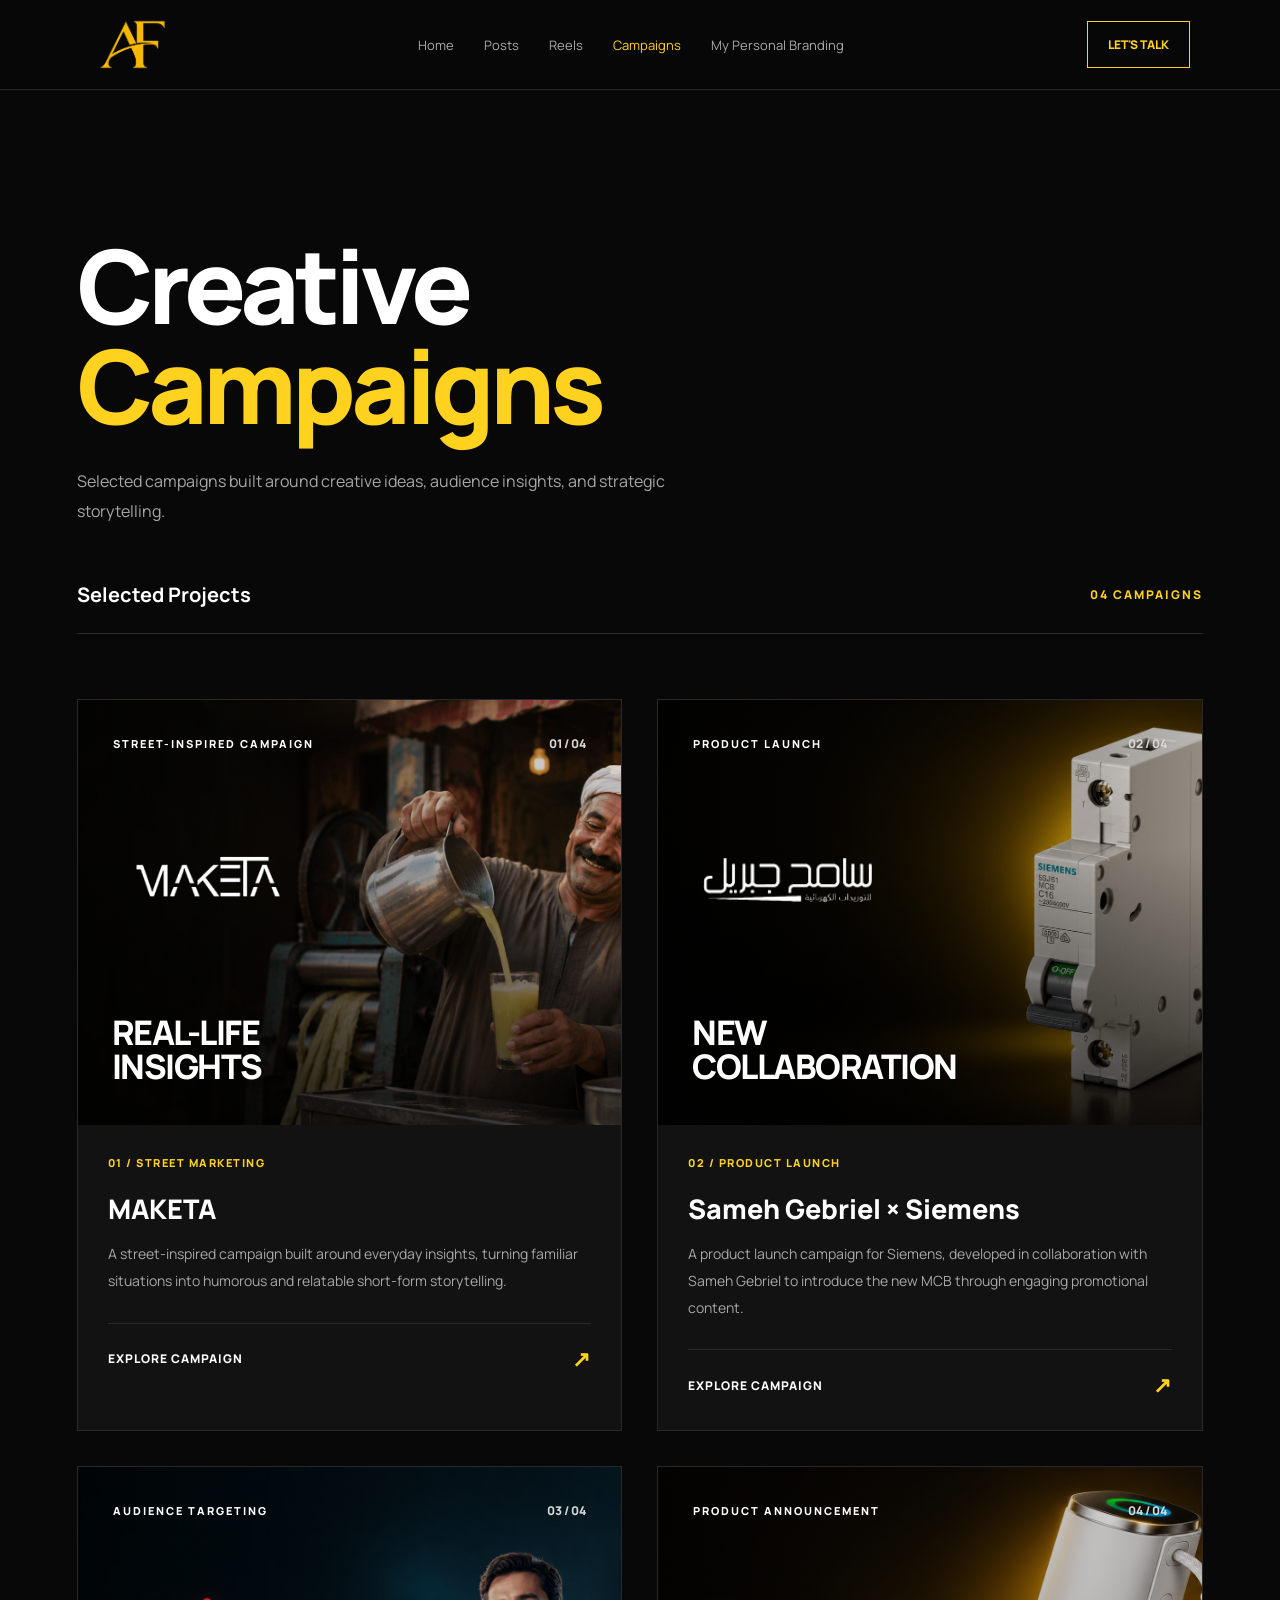
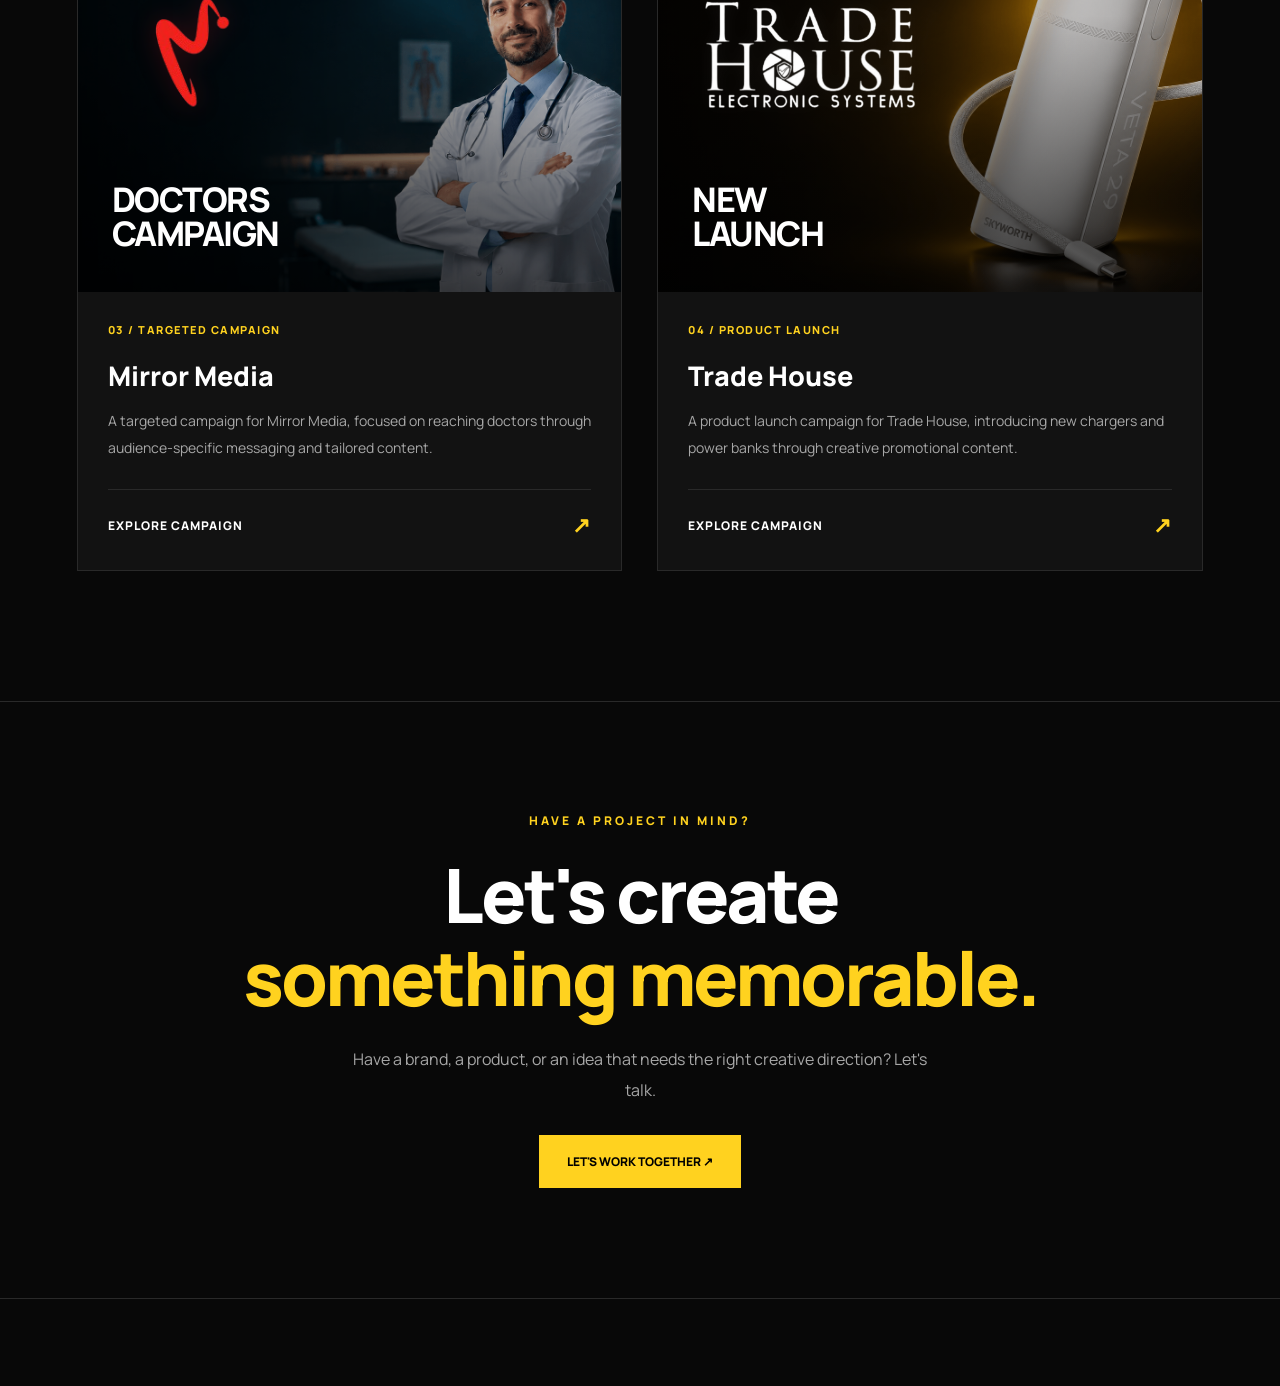
<file: campaigns.html>
<!DOCTYPE html>
<html lang="en">
<head>
<script async src="https://www.googletagmanager.com/gtm.js?id=GTM-5Q7FCBQ5"></script>
<script>
  window.dataLayer = window.dataLayer || [];
  function gtag(){dataLayer.push(arguments);}
  gtag('js', new Date());
</script>
<meta charset="UTF-8">
<meta name="viewport" content="width=device-width, initial-scale=1.0">
<title>Selected Campaigns | Abdelrahman</title>
<meta name="description" content="Selected campaigns by Abdelrahman Ahmed: MAKETA, Siemens with Sameh Gebriel, Mirror Media and Trade House.">
<meta property="og:type" content="website">
<meta property="og:title" content="Selected Campaigns | Abdelrahman">
<meta property="og:description" content="Selected campaigns by Abdelrahman Ahmed: MAKETA, Siemens with Sameh Gebriel, Mirror Media and Trade House.">
<meta property="og:image" content="https://abdelrahman-portfolio.github.io/pic/WEB.jpeg">
<meta property="og:url" content="https://abdelrahman-portfolio.github.io/campaigns.html">
<meta name="twitter:card" content="summary_large_image">
<link rel="icon" type="image/jpeg" href="pic/WEBLOGO.jpeg">


<link rel="preconnect" href="https://fonts.googleapis.com">
<link rel="preconnect" href="https://fonts.gstatic.com" crossorigin>
<link href="https://fonts.googleapis.com/css2?family=Manrope:wght@400;500;600;700;800&display=swap" rel="stylesheet">

<style>
:root {
  --bg: #080808;
  --surface: #121212;
  --yellow: #ffd21f;
  --white: #fff;
  --gray: #a7a7a7;
  --line: #292929;
}

* {
  margin: 0;
  padding: 0;
  box-sizing: border-box;
}

html { scroll-behavior: smooth; }

body {
  background: var(--bg);
  color: var(--white);
  font-family: 'Manrope', sans-serif;
  overflow-x: hidden;
}

a {
  color: inherit;
  text-decoration: none;
}

.container {
  width: 88%;
  max-width: 1450px;
  margin: auto;
}

/* HEADER */

header {
  height: 90px;
  padding: 0 6%;
  display: flex;
  align-items: center;
  justify-content: space-between;
  border-bottom: 1px solid var(--line);
  position: sticky;
  top: 0;
  z-index: 100;
  background: rgba(8,8,8,.96);
  backdrop-filter: blur(12px);
}

.brand img {
  width: 65px;
  height: 58px;
  object-fit: contain;
}

.nav-links {
  display: flex;
  gap: 32px;
  align-items: center;
}

.nav-links a {
  color: #c5c5c5;
  font-size: 14px;
  transition: .3s;
}

.nav-links a:hover,
.nav-links a.active {
  color: var(--yellow);
}

.contact-btn {
  border: 1px solid var(--yellow);
  color: var(--yellow);
  padding: 16px 25px;
  font-size: 12px;
  font-weight: 800;
  transition: .3s;
}

.contact-btn:hover {
  background: var(--yellow);
  color: #000;
}

/* MOBILE MENU */

.mobile-menu-toggle {
  display: none;
  width: 44px;
  height: 44px;
  align-items: center;
  justify-content: center;
  flex-direction: column;
  gap: 6px;
  border: 1px solid transparent;
  background: transparent;
  cursor: pointer;
  padding: 0;
}

.mobile-menu-toggle span {
  display: block;
  width: 26px;
  height: 2px;
  background: #fff;
  border-radius: 2px;
  transition: transform .25s ease, opacity .2s ease;
}

.mobile-menu-toggle[aria-expanded="true"] {
  border-color: var(--yellow);
}

.mobile-menu-toggle[aria-expanded="true"] span:nth-child(1) {
  transform: translateY(8px) rotate(45deg);
}

.mobile-menu-toggle[aria-expanded="true"] span:nth-child(2) {
  opacity: 0;
}

.mobile-menu-toggle[aria-expanded="true"] span:nth-child(3) {
  transform: translateY(-8px) rotate(-45deg);
}

.mobile-menu-backdrop {
  display: none;
}

/* INTRO */

.eyebrow {
  color: var(--yellow);
  font-size: 12px;
  font-weight: 800;
  letter-spacing: 3px;
}

.yellow { color: var(--yellow); }

.page-intro {
  padding: 115px 0 65px;
}

.page-intro h1 {
  font-size: clamp(60px, 8vw, 110px);
  font-weight: 900;
  line-height: .98;
  letter-spacing: -5px;
  margin: 30px 0;
}

.page-description {
  color: var(--gray);
  font-size: 16px;
  line-height: 1.9;
  max-width: 650px;
}

.intro-bottom {
  display: flex;
  justify-content: space-between;
  align-items: center;
  margin-top: 55px;
  padding-bottom: 25px;
  border-bottom: 1px solid var(--line);
}

.intro-bottom h3 { font-size: 20px; }

.project-total {
  color: var(--yellow);
  font-size: 12px;
  letter-spacing: 2px;
  font-weight: 800;
}

/* CAMPAIGNS */

.campaign-section {
  padding-bottom: 130px;
}

.campaign-grid {
  display: grid;
  grid-template-columns: repeat(2, minmax(0, 1fr));
  gap: 35px;
}

.campaign-card {
  display: block;
  background: var(--surface);
  border: 1px solid var(--line);
  overflow: hidden;
  transition: .35s;
}

.campaign-card:hover {
  border-color: var(--yellow);
  transform: translateY(-7px);
}

/* CAMPAIGN VISUAL */

.campaign-visual {
  height: 425px;
  position: relative;
  overflow: hidden;
  isolation: isolate;
  padding: 35px;
  background: #141414;
}

.campaign-image {
  position: absolute;
  inset: 0;
  width: 100%;
  height: 100%;
  object-fit: cover;
  object-position: center;
  z-index: 0;
  transition: transform .7s ease;
}

.campaign-card:hover .campaign-image {
  transform: scale(1.04);
}

.campaign-visual::after {
  content: "";
  position: absolute;
  inset: 0;
  z-index: 1;
  background:
    linear-gradient(
      90deg,
      rgba(0,0,0,.78) 0%,
      rgba(0,0,0,.40) 48%,
      rgba(0,0,0,.10) 100%
    ),
    linear-gradient(
      0deg,
      rgba(0,0,0,.65) 0%,
      transparent 65%
    );
}

/* TOP LABEL */

.visual-top {
  position: relative;
  z-index: 4;
  display: flex;
  justify-content: space-between;
  align-items: center;
}

.visual-category {
  font-size: 11px;
  letter-spacing: 2px;
  font-weight: 800;
}

.visual-number {
  font-size: 12px;
  font-weight: 800;
  color: #d8d8d8;
}

/* HEADLINES */

.visual-bottom {
  position: absolute;
  z-index: 5;
  left: 34px;
  bottom: 42px;
  width: calc(100% - 68px);
}

.visual-highlight {
  display: block;
  max-width: 85%;
  font-size: clamp(32px, 2.65vw, 44px);
  font-weight: 900;
  line-height: .99;
  letter-spacing: -1.5px;
  color: #fff;
  text-transform: uppercase;
  overflow-wrap: normal;
  word-break: normal;
  transition: color .3s ease;
}

.campaign-card:hover .visual-highlight {
  color: var(--yellow);
}

/* LOGOS */

.visual-logo {
  position: absolute;
  z-index: 3;
  top: 135px;
  left: 42px;
  display: flex;
  align-items: center;
  justify-content: center;
  pointer-events: none;
}

.visual-logo img {
  display: block;
  width: 100%;
  height: 100%;
  object-fit: contain;
  background: transparent;
}

/* MAKETA */

.logo-maketa {
  width: 175px;
  height: 90px;
}

/* SAMEH GEBREIL */

.logo-siemens {
  width: 175px;
  height: 90px;
}

/* MIRROR MEDIA */

.logo-mirror {
  top: 125px;
  left: 40px;
  width: 155px;
  height: 125px;
}

.logo-mirror img {
  filter: drop-shadow(0 0 12px rgba(255,25,35,.20));
}

/* TRADE HOUSE */

.logo-trade {
  top: 125px;
  left: 42px;
  width: 220px;
  height: 125px;
  padding: 0;
  margin: 0;
  background: transparent !important;
  border: none;
  border-radius: 0;
  box-shadow: none;
}

.logo-trade img {
  width: 100%;
  height: 100%;
  object-fit: contain;
  background: transparent !important;
  filter: drop-shadow(0 0 8px rgba(255,255,255,.08));
}

/* IMAGE POSITIONING */

.visual-maketa .campaign-image {
  object-position: center;
}

.visual-siemens .campaign-image {
  object-position: center;
}

.visual-mirror .campaign-image {
  object-position: center;
}

.visual-trade .campaign-image {
  object-position: center;
}

/* CAMPAIGN INFO */

.campaign-info {
  padding: 30px;
  background: var(--surface);
}

.campaign-meta {
  display: flex;
  align-items: center;
  margin-bottom: 20px;
}

.campaign-meta span {
  color: var(--yellow);
  font-size: 11px;
  font-weight: 800;
  letter-spacing: 1.5px;
}

.campaign-info h3 {
  font-size: 27px;
  font-weight: 800;
  margin-bottom: 14px;
  transition: .3s;
}

.campaign-card:hover .campaign-info h3 {
  color: var(--yellow);
}

.campaign-info p {
  color: var(--gray);
  font-size: 14px;
  line-height: 1.9;
  max-width: 560px;
}

.view-project {
  display: flex;
  justify-content: space-between;
  align-items: center;
  border-top: 1px solid var(--line);
  margin-top: 28px;
  padding-top: 20px;
  color: white;
  font-size: 12px;
  font-weight: 800;
  letter-spacing: 1px;
}

.view-project span:last-child {
  color: var(--yellow);
  font-size: 22px;
  transition: .3s;
}

.campaign-card:hover .view-project span:last-child {
  transform: translate(5px,-5px);
}

/* CTA */

.final-cta {
  text-align: center;
  padding: 110px 20px;
  border-top: 1px solid var(--line);
}

.final-cta h2 {
  font-size: clamp(40px,6vw,75px);
  font-weight: 900;
  line-height: 1.1;
  margin: 25px 0;
  letter-spacing: -3px;
}

.final-cta p {
  color: var(--gray);
  max-width: 600px;
  margin: 0 auto 30px;
  line-height: 1.9;
}

.primary-btn {
  display: inline-block;
  background: var(--yellow);
  color: #000;
  padding: 18px 28px;
  font-size: 12px;
  font-weight: 900;
  transition: .3s;
}

.primary-btn:hover {
  background: white;
  transform: translateY(-4px);
}

/* FOOTER */

footer {
  padding: 35px 6%;
  border-top: 1px solid var(--line);
  display: flex;
  justify-content: space-between;
  gap: 20px;
  color: var(--gray);
  font-size: 12px;
}

footer strong { color: white; }

/* TABLET */

@media (max-width: 900px) {

  .campaign-grid {
    gap: 20px;
  }

  .campaign-visual {
    height: 340px;
    padding: 25px;
  }

  .visual-bottom {
    left: 24px;
    bottom: 28px;
    width: calc(100% - 48px);
  }

  .visual-highlight {
    font-size: clamp(28px, 3.2vw, 38px);
    max-width: 85%;
  }

  .visual-logo {
    top: 110px;
    left: 28px;
  }

  .logo-maketa {
    width: 150px;
    height: 80px;
  }

  .logo-siemens {
    width: 145px;
    height: 80px;
  }

  .logo-mirror {
    top: 95px;
    left: 25px;
    width: 125px;
    height: 105px;
  }

  .logo-trade {
    top: 95px;
    left: 25px;
    width: 175px;
    height: 100px;
  }

  .campaign-info {
    padding: 22px;
  }

  .campaign-info h3 {
    font-size: 22px;
  }
}

/* MOBILE ONLY */

@media (max-width: 600px) {

  /* HEADER */

  header {
    height: 75px;
    min-height: 75px;
    flex-wrap: nowrap;
    padding: 10px 6%;
    gap: 0;
  }

  .brand img {
    width: 48px;
    height: 45px;
  }

  .mobile-menu-toggle {
    display: flex;
  }

  /* MOBILE NAVIGATION */

  .nav-links {
    display: none;
    position: absolute;
    top: calc(100% + 10px);
    left: 6%;
    right: 6%;
    width: auto;
    order: initial;
    overflow: visible;
    flex-direction: column;
    align-items: stretch;
    gap: 0;
    padding: 12px;
    background: #121212;
    border: 1px solid #303030;
    border-radius: 16px;
    box-shadow: 0 18px 45px rgba(0,0,0,.55);
    z-index: 120;
  }

  .nav-links.is-open {
    display: flex;
  }

  .nav-links a {
    display: block;
    font-size: 15px;
    padding: 17px 14px;
    color: #bdbdbd;
    border-bottom: 1px solid #292929;
  }

  .nav-links a:last-child {
    border-bottom: 0;
  }

  .nav-links a.active {
    color: var(--yellow);
  }

  .mobile-menu-backdrop {
    display: none;
    position: fixed;
    top: 75px;
    left: 0;
    right: 0;
    bottom: 0;
    background: rgba(0,0,0,.48);
    z-index: 95;
  }

  .mobile-menu-backdrop.is-visible {
    display: block;
  }

  body.mobile-menu-open {
    overflow: hidden;
  }

  .contact-btn {
    display: none;
  }

  /* PAGE */

  .container {
    width: 90%;
  }

  .page-intro {
    padding: 65px 0 45px;
  }

  .page-intro h1 {
    font-size: 52px;
    letter-spacing: -3px;
  }

  .page-description {
    font-size: 14px;
  }

  .intro-bottom {
    margin-top: 35px;
    padding-bottom: 20px;
  }

  .intro-bottom h3 {
    font-size: 17px;
  }

  .project-total {
    font-size: 10px;
    letter-spacing: 1.5px;
  }

  /* CAMPAIGN GRID */

  .campaign-grid {
    grid-template-columns: 1fr;
    gap: 24px;
  }

  /* RESPONSIVE IMAGE SIZE */

  .campaign-visual {
    width: 100%;
    height: auto;
    aspect-ratio: 4 / 3;
    min-height: 0;
    padding: 18px;
    overflow: hidden;
  }

  .campaign-image {
    width: 100%;
    height: 100%;
    inset: 0;
    object-fit: cover;
    object-position: center center;
  }

  /* IMAGE LABELS */

  .visual-top {
    position: relative;
    z-index: 4;
    align-items: center;
    gap: 8px;
  }

  .visual-category {
    font-size: clamp(8px, 2.5vw, 10px);
    letter-spacing: 1px;
  }

  .visual-number {
    font-size: 10px;
    white-space: nowrap;
  }

  /* IMAGE HEADLINES */

  .visual-bottom {
    left: 6%;
    bottom: 7%;
    width: 88%;
  }

  .visual-highlight {
    font-size: clamp(25px, 7.5vw, 34px);
    line-height: .98;
    letter-spacing: -1px;
    max-width: 90%;
  }

  /* RESPONSIVE LOGOS */

  .visual-logo {
    top: 26%;
    left: 6%;
  }

  .logo-maketa {
    width: 44%;
    height: 30%;
  }

  .logo-siemens {
    width: 42%;
    height: 30%;
  }

  .logo-mirror {
    top: 24%;
    left: 6%;
    width: 30%;
    height: 34%;
  }

  .logo-trade {
    top: 24%;
    left: 6%;
    width: 42%;
    height: 34%;
  }

  /* CAMPAIGN INFORMATION */

  .campaign-info {
    padding: 20px;
  }

  .campaign-meta {
    margin-bottom: 16px;
  }

  .campaign-meta span {
    font-size: 10px;
    letter-spacing: 1px;
  }

  .campaign-info h3 {
    font-size: 21px;
    margin-bottom: 12px;
  }

  .campaign-info p {
    font-size: 13px;
    line-height: 1.85;
  }

  .view-project {
    margin-top: 22px;
    padding-top: 18px;
    font-size: 11px;
  }

  /* BOTTOM SECTIONS */

  .campaign-section {
    padding-bottom: 65px;
  }

  .final-cta {
    padding: 75px 20px;
  }

  .final-cta h2 {
    font-size: 40px;
  }

  footer {
    flex-direction: column;
    text-align: center;
  }
}

/* SMALL PHONES */

@media (max-width: 360px) {

  .page-intro h1 {
    font-size: 46px;
  }

  .campaign-visual {
    aspect-ratio: 4 / 3;
  }

  .visual-highlight {
    font-size: 25px;
  }

  .campaign-info {
    padding: 16px;
  }

  .campaign-info h3 {
    font-size: 19px;
  }
}


/* ===== UNIFIED HEADER + TYPOGRAPHY (matches index.html) ===== */
body, button, input, textarea, select { font-family: 'Manrope', sans-serif; }
h1, h2, h3, h4 { font-family: 'Manrope', sans-serif; font-weight: 700; }
.page-hero h1, .hero h1 {
  font-size: clamp(58px, 7vw, 95px);
  line-height: 1.05;
  letter-spacing: -5px;
  font-weight: 700;
}
header {
  height: auto;
  min-height: 90px;
  padding: 0 7%;
  display: flex;
  align-items: center;
  justify-content: space-between;
  gap: 0;
  border-bottom: 1px solid #292929;
  position: sticky;
  top: 0;
  z-index: 100;
  background: rgba(8,8,8,.96);
  backdrop-filter: blur(12px);
  -webkit-backdrop-filter: blur(12px);
}
header .logo { width: 85px; height: 65px; display: flex; align-items: center; flex-shrink: 0; }
header .logo img { width: 100%; height: 100%; object-fit: contain; }
header nav { display: flex; gap: 30px; }
header nav a { color: #aaa; font-size: 13px; font-weight: 400; transition: .3s; }
header nav a:hover, header nav a.active { color: #FFD21F; }
header .menu-toggle { display: none; }
header .contact-link {
  color: #FFD21F !important;
  border: 1px solid #FFD21F;
  padding: 14px 20px;
  font-size: 12px;
  font-weight: 800;
  transition: .3s;
}
header .contact-link:hover { background: #FFD21F; color: #080808 !important; }
@media (max-width: 750px) {
  .page-hero h1, .hero h1 { font-size: clamp(42px, 12vw, 54px); letter-spacing: -2px; }
  header {
    height: 68px;
    min-height: 68px;
    padding: 8px 5%;
    display: flex;
    flex-wrap: nowrap;
    align-items: center;
    justify-content: space-between;
    gap: 12px;
    overflow: visible;
  }
  header .logo { width: 48px; height: 45px; flex-shrink: 0; }
  header .contact-link { display: none; }
  header .menu-toggle {
    display: flex; width: 40px; height: 40px; margin-left: auto; padding: 8px;
    border: 0; background: transparent; cursor: pointer;
    align-items: center; justify-content: center; flex-direction: column; gap: 5px; flex-shrink: 0;
  }
  header .menu-toggle span { display: block; width: 22px; height: 2px; border-radius: 2px; background: #fff; transition: transform .25s ease, opacity .25s ease; }
  header .menu-toggle[aria-expanded="true"] span:nth-child(1) { transform: translateY(7px) rotate(45deg); }
  header .menu-toggle[aria-expanded="true"] span:nth-child(2) { opacity: 0; }
  header .menu-toggle[aria-expanded="true"] span:nth-child(3) { transform: translateY(-7px) rotate(-45deg); }
  header nav {
    display: none; position: absolute; top: calc(100% + 8px); left: 5%; right: 5%; width: auto;
    margin: 0; padding: 8px; flex-direction: column; align-items: stretch; justify-content: flex-start;
    gap: 0; overflow: visible; white-space: normal; background: #121212; border: 1px solid #303030;
    border-radius: 15px; box-shadow: 0 16px 35px rgba(0,0,0,.48); z-index: 130;
  }
  header nav.open { display: flex; }
  header nav a {
    display: block; width: 100%; flex: none; padding: 14px; border: 0; border-bottom: 1px solid #292929;
    border-radius: 0; background: transparent; color: #b8b8b8; font-size: 13px; font-weight: 600; white-space: normal;
  }
  header nav a:last-child { border-bottom: 0; }
  header nav a.active { color: #FFD21F; background: rgba(255,210,31,.07); border-radius: 8px; }
  header nav a:hover { color: #FFD21F; }
}

header nav a.nav-contact{display:none}
@media(max-width:750px){header nav a.nav-contact{display:block}}
</style>
<style id="motion-css">
@media (prefers-reduced-motion:no-preference){
html.js-motion .rv{opacity:0;transform:translateY(28px);transition:opacity .7s cubic-bezier(.22,.61,.36,1),transform .7s cubic-bezier(.22,.61,.36,1);transition-delay:var(--rv-d,0ms);will-change:opacity,transform}
html.js-motion .rv.rv-in{opacity:1;transform:none;will-change:auto}
body{animation:pgIn .45s ease both}
@keyframes pgIn{from{opacity:0}to{opacity:1}}
:where(a[class*="cta"],.contact-link,.next-section a,button){transition:transform .25s ease,background .25s ease,color .25s ease}
:where(.contact-link,.next-section a,a[class*="cta"]):hover{transform:translateY(-3px)}
}
</style>
</head>

<body>

<header>

  <a href="index.html" class="logo">
    <img src="pic/af.png" alt="AF Logo" decoding="async">
  </a>

  <button
    class="menu-toggle"
    id="menuToggle"
    type="button"
    aria-label="Open navigation menu"
    aria-controls="mobileNav"
    aria-expanded="false">

    <span></span>
    <span></span>
    <span></span>

  </button>

  <nav id="mobileNav">

    <a href="index.html">Home</a>
    <a href="posts.html">Posts</a>
    <a href="videos.html">Reels</a>
    <a href="campaigns.html" class="active" aria-current="page">Campaigns</a>
    <a href="personal-branding.html">My Personal Branding</a>
    <a href="index.html#contact" class="nav-contact">Contact Me</a>

  </nav>

  <a href="index.html#contact" class="contact-link">
    LET'S TALK
  </a>

</header>

<div class="mobile-menu-backdrop" aria-hidden="true"></div>

<main>

<!-- PAGE INTRO -->

<section class="page-intro">
  <div class="container">


    <h1>
      Creative<br>
      <span class="yellow">Campaigns</span>
    </h1>

    <p class="page-description">
      Selected campaigns built around creative ideas,
      audience insights, and strategic storytelling.
    </p>

    <div class="intro-bottom">
      <h3>Selected Projects</h3>
      <span class="project-total">04 CAMPAIGNS</span>
    </div>

  </div>
</section>

<!-- CAMPAIGNS -->

<section class="campaign-section">
<div class="container">

<div class="campaign-grid">

<!-- 01 MAKETA -->

<a href="maketa.html" class="campaign-card">

  <div class="campaign-visual visual-maketa">

    <img
      src="pic/كامبين ماكيتا.png"
      alt="MAKETA Campaign"
      class="campaign-image"
    >

    <div class="visual-top">
      <span class="visual-category">STREET-INSPIRED CAMPAIGN</span>
      <span class="visual-number">01 / 04</span>
    </div>

    <div class="visual-logo logo-maketa">
      <img
        src="logos/لوجو كامبين/38.png"
        alt="MAKETA Logo"
      >
    </div>

    <div class="visual-bottom">
      <span class="visual-highlight">
        REAL-LIFE<br>INSIGHTS
      </span>
    </div>

  </div>

  <div class="campaign-info">

    <div class="campaign-meta">
      <span>01 / STREET MARKETING</span>
    </div>

    <h3>MAKETA</h3>

    <p>
      A street-inspired campaign built around everyday insights,
      turning familiar situations into humorous and relatable
      short-form storytelling.
    </p>

    <div class="view-project">
      <span>EXPLORE CAMPAIGN</span>
      <span>↗</span>
    </div>

  </div>

</a>

<!-- 02 SAMEH GEBREIL x SIEMENS -->

<a href="sameh-gabrile-siemens.html" class="campaign-card">

  <div class="campaign-visual visual-siemens">

    <img
      src="pic/كامبين mcb.png"
      alt="Siemens MCB Campaign"
      class="campaign-image"
    >

    <div class="visual-top">
      <span class="visual-category">PRODUCT LAUNCH</span>
      <span class="visual-number">02 / 04</span>
    </div>

    <div class="visual-logo logo-siemens">
      <img
        src="logos/لوجو كامبين/sameh_gabriel_logo_transparent.png"
        alt="Sameh Gebriel Logo"
      >
    </div>

    <div class="visual-bottom">
      <span class="visual-highlight">
        NEW<br>COLLABORATION
      </span>
    </div>

  </div>

  <div class="campaign-info">

    <div class="campaign-meta">
      <span>02 / PRODUCT LAUNCH</span>
    </div>

    <h3>Sameh Gebriel × Siemens</h3>

    <p>
      A product launch campaign for Siemens, developed in
      collaboration with Sameh Gebriel to introduce the new
      MCB through engaging promotional content.
    </p>

    <div class="view-project">
      <span>EXPLORE CAMPAIGN</span>
      <span>↗</span>
    </div>

  </div>

</a>

<!-- 03 MIRROR MEDIA -->

<a href="mirror-media.html" class="campaign-card">

  <div class="campaign-visual visual-mirror">

    <img
      src="pic/كامبين ميرور.png"
      alt="Mirror Media Campaign"
      class="campaign-image"
    >

    <div class="visual-top">
      <span class="visual-category">AUDIENCE TARGETING</span>
      <span class="visual-number">03 / 04</span>
    </div>

    <div class="visual-logo logo-mirror">
      <img
        src="logos/لوجو كامبين/37.png"
        alt="Mirror Media Logo"
      >
    </div>

    <div class="visual-bottom">
      <span class="visual-highlight">
        DOCTORS<br>CAMPAIGN
      </span>
    </div>

  </div>

  <div class="campaign-info">

    <div class="campaign-meta">
      <span>03 / TARGETED CAMPAIGN</span>
    </div>

    <h3>Mirror Media</h3>

    <p>
      A targeted campaign for Mirror Media, focused on reaching
      doctors through audience-specific messaging and tailored content.
    </p>

    <div class="view-project">
      <span>EXPLORE CAMPAIGN</span>
      <span>↗</span>
    </div>

  </div>

</a>

<!-- 04 TRADE HOUSE -->

<a href="trade-store.html" class="campaign-card">

  <div class="campaign-visual visual-trade">

    <img
      src="pic/كامبين باور بانك.png"
      alt="Trade House Campaign"
      class="campaign-image"
    >

    <div class="visual-top">
      <span class="visual-category">PRODUCT ANNOUNCEMENT</span>
      <span class="visual-number">04 / 04</span>
    </div>

    <div class="visual-logo logo-trade">
      <img
        src="logos/لوجو كامبين/19.png"
        alt="Trade House Logo"
      >
    </div>

    <div class="visual-bottom">
      <span class="visual-highlight">
        NEW<br>LAUNCH
      </span>
    </div>

  </div>

  <div class="campaign-info">

    <div class="campaign-meta">
      <span>04 / PRODUCT LAUNCH</span>
    </div>

    <h3>Trade House</h3>

    <p>
      A product launch campaign for Trade House, introducing
      new chargers and power banks through creative
      promotional content.
    </p>

    <div class="view-project">
      <span>EXPLORE CAMPAIGN</span>
      <span>↗</span>
    </div>

  </div>

</a>

</div>
</div>
</section>

<!-- FINAL CTA -->

<section class="final-cta">

  <div class="eyebrow">HAVE A PROJECT IN MIND?</div>

  <h2>
    Let's create<br>
    <span class="yellow">something memorable.</span>
  </h2>

  <p>
    Have a brand, a product, or an idea that needs the right
    creative direction? Let's talk.
  </p>

  <a href="index.html#contact" class="primary-btn">
    LET'S WORK TOGETHER ↗
  </a>

</section>

</main>

<!-- FOOTER -->

<footer>
  <strong>ABDELRAHMAN AHMED</strong>
  <span>Content Creator · Copywriter · Creative Strategist</span>
</footer>

<!-- MOBILE MENU SCRIPT -->

<script>
(() => {

  const menuButton = document.querySelector(".mobile-menu-toggle");
  const navigation = document.querySelector(".nav-links");
  const backdrop = document.querySelector(".mobile-menu-backdrop");

  if (!menuButton || !navigation || !backdrop) return;

  const setMenuState = (isOpen) => {

    menuButton.setAttribute("aria-expanded", String(isOpen));

    menuButton.setAttribute(
      "aria-label",
      isOpen ? "Close menu" : "Open menu"
    );

    navigation.classList.toggle("is-open", isOpen);

    backdrop.classList.toggle("is-visible", isOpen);

    document.body.classList.toggle("mobile-menu-open", isOpen);
  };

  menuButton.addEventListener("click", () => {

    const isOpen =
      menuButton.getAttribute("aria-expanded") === "true";

    setMenuState(!isOpen);

  });

  backdrop.addEventListener("click", () => {
    setMenuState(false);
  });

  navigation.querySelectorAll("a").forEach((link) => {

    link.addEventListener("click", () => {
      setMenuState(false);
    });

  });

  document.addEventListener("keydown", (event) => {

    if (event.key === "Escape") {
      setMenuState(false);
    }

  });

  window.addEventListener("resize", () => {

    if (window.innerWidth > 600) {
      setMenuState(false);
    }

  });

})();
</script>

<script>
/* MOBILE NAVIGATION (same as index) */
(function () {
  const menuToggle = document.getElementById("menuToggle");
  const mobileNav = document.getElementById("mobileNav");
  function closeMobileMenu() {
    if (!menuToggle || !mobileNav) return;
    mobileNav.classList.remove("open");
    menuToggle.setAttribute("aria-expanded", "false");
    menuToggle.setAttribute("aria-label", "Open navigation menu");
  }
  if (menuToggle && mobileNav) {
    menuToggle.addEventListener("click", () => {
      const isOpen = mobileNav.classList.toggle("open");
      menuToggle.setAttribute("aria-expanded", String(isOpen));
      menuToggle.setAttribute("aria-label", isOpen ? "Close navigation menu" : "Open navigation menu");
    });
    mobileNav.querySelectorAll("a").forEach(l => l.addEventListener("click", closeMobileMenu));
    document.addEventListener("click", e => {
      if (!mobileNav.contains(e.target) && !menuToggle.contains(e.target)) closeMobileMenu();
    });
    document.addEventListener("keydown", e => { if (e.key === "Escape") closeMobileMenu(); });
    window.addEventListener("resize", () => { if (window.innerWidth > 750) closeMobileMenu(); });
  }
})();
</script>
<script id="motion-js">
(function(){
if(window.matchMedia&&matchMedia('(prefers-reduced-motion:reduce)').matches)return;
if(!('IntersectionObserver' in window))return;
document.documentElement.classList.add('js-motion');
var SEL='main section > *, main [class*="grid"] > *, main [class*="card"], .next-section > *, footer > *';
var io=new IntersectionObserver(function(es){es.forEach(function(e){if(e.isIntersecting){e.target.classList.add('rv-in');io.unobserve(e.target);}});},{threshold:0.08,rootMargin:'0px 0px -6% 0px'});
function prep(root){
 var list=(root.matches&&root.matches(SEL)?[root]:[]).concat([].slice.call(root.querySelectorAll?root.querySelectorAll(SEL):[]));
 list.forEach(function(el){
  if(el.dataset.rv||el.closest('header,nav,.mobile-menu-backdrop,.lightbox,.video-modal,[role="dialog"]'))return;
  if(el.querySelector('.rv')&&!el.matches('[class*="card"]'))return;
  el.dataset.rv='1';el.classList.add('rv');
  var sib=el.parentElement?[].indexOf.call(el.parentElement.children,el):0;
  el.style.setProperty('--rv-d',Math.min(sib%6,5)*70+'ms');
  io.observe(el);
 });
}
function init(){prep(document.body);
 new MutationObserver(function(ms){ms.forEach(function(m){m.addedNodes.forEach(function(n){if(n.nodeType===1)prep(n);});});}).observe(document.body,{childList:true,subtree:true});}
if(document.readyState==='loading')document.addEventListener('DOMContentLoaded',init);else init();
})();
</script>
</body>
</html>
</file>
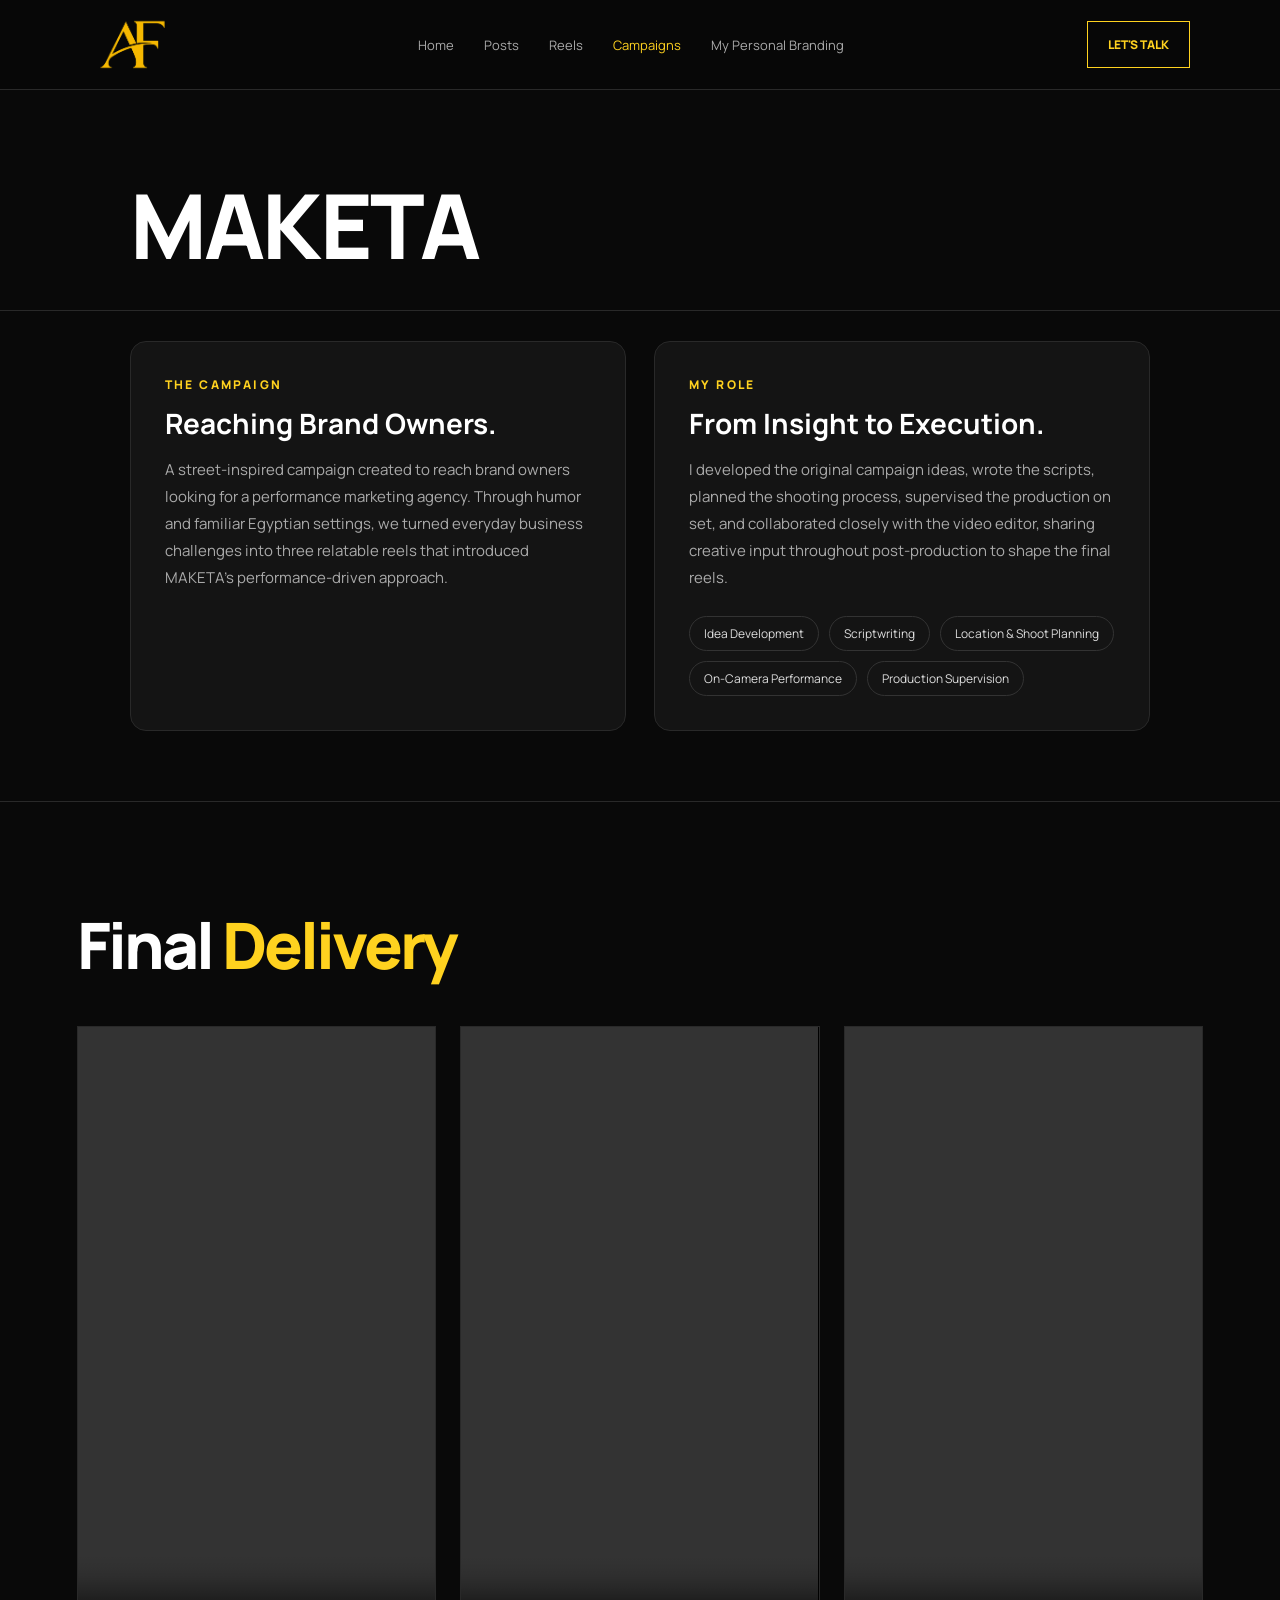
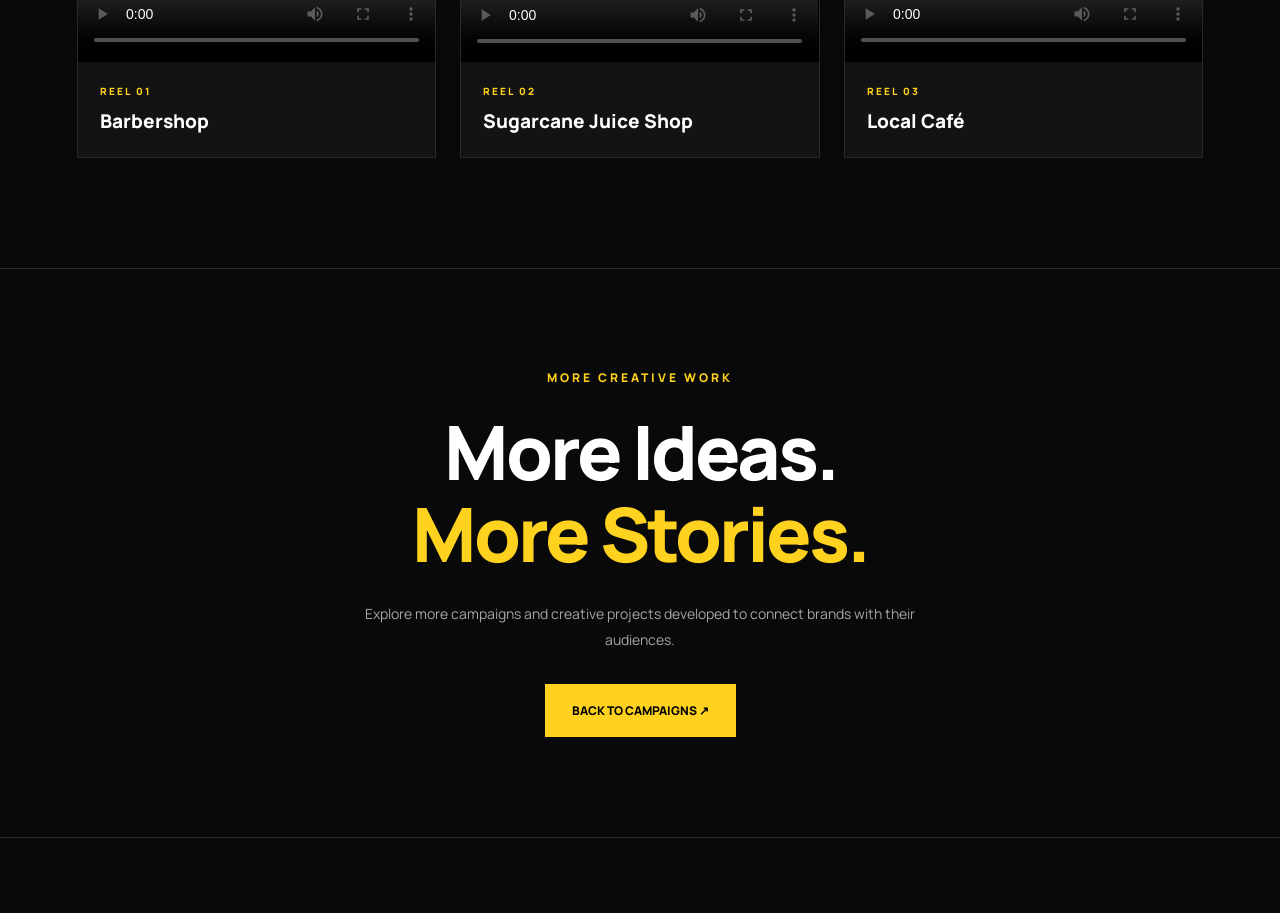
<file: maketa.html>
<!DOCTYPE html>
<html lang="en">
<head>
<script async src="https://www.googletagmanager.com/gtm.js?id=GTM-5Q7FCBQ5"></script>
<script>
  window.dataLayer = window.dataLayer || [];
  function gtag(){dataLayer.push(arguments);}
  gtag('js', new Date());
</script>
<meta charset="UTF-8">
<meta name="viewport" content="width=device-width, initial-scale=1.0">

<title>MAKETA | Abdelrahman Ahmed</title>
<meta name="description" content="MAKETA campaign: scripts and reels created by Abdelrahman Ahmed, from the idea to the final cut.">
<meta property="og:type" content="website">
<meta property="og:title" content="MAKETA | Abdelrahman Ahmed">
<meta property="og:description" content="MAKETA campaign: scripts and reels created by Abdelrahman Ahmed, from the idea to the final cut.">
<meta property="og:image" content="https://abdelrahman-portfolio.github.io/pic/WEB.jpeg">
<meta property="og:url" content="https://abdelrahman-portfolio.github.io/maketa.html">
<meta name="twitter:card" content="summary_large_image">
<link rel="icon" type="image/jpeg" href="pic/WEBLOGO.jpeg">


<link rel="preconnect" href="https://fonts.googleapis.com">
<link rel="preconnect" href="https://fonts.gstatic.com" crossorigin>

<link href="https://fonts.googleapis.com/css2?family=Manrope:wght@400;500;600;700;800&display=swap" rel="stylesheet">

<style>

:root {
    --bg: #090909;
    --surface: #131313;
    --yellow: #ffd21f;
    --white: #ffffff;
    --gray: #a5a5a5;
    --line: #292929;
}

* {
    margin: 0;
    padding: 0;
    box-sizing: border-box;
}

html {
    scroll-behavior: smooth;
}

body {
    background: var(--bg);
    color: var(--white);
    font-family: 'Manrope', sans-serif;
    overflow-x: hidden;
}

a {
    text-decoration: none;
    color: inherit;
}

.container {
    width: 88%;
    max-width: 1450px;
    margin: auto;
}

/* ================= HEADER ================= */

header {
    min-height: 85px;
    padding: 0 6%;
    display: flex;
    align-items: center;
    justify-content: space-between;
    border-bottom: 1px solid var(--line);
    position: sticky;
    top: 0;
    z-index: 100;
    background: rgba(9,9,9,.96);
    backdrop-filter: blur(15px);
}

.brand img {
    width: 65px;
    height: 55px;
    object-fit: contain;
}

.nav-links {
    display: flex;
    gap: 30px;
    align-items: center;
}

.nav-links a {
    color: #aaa;
    font-size: 12px;
    transition: .3s;
}

.nav-links a:hover,
.nav-links a.active {
    color: var(--yellow);
}

.contact-btn {
    border: 1px solid var(--yellow);
    color: var(--yellow);
    padding: 14px 22px;
    font-size: 11px;
    font-weight: 800;
    transition: .3s;
}

.contact-btn:hover {
    background: var(--yellow);
    color: #000;
}

/* ================= GENERAL ================= */

.eyebrow {
    color: var(--yellow);
    font-size: 12px;
    font-weight: 800;
    letter-spacing: 3px;
    text-transform: uppercase;
}

.yellow {
    color: var(--yellow);
}

/* ================= HERO ================= */

.hero {
    padding: 30px 0 75px;
}

.hero-grid {
    display: grid;
    grid-template-columns: 1.3fr .7fr;
    align-items: center;
    gap: 60px;
}

.hero-content {
    position: relative;
    z-index: 2;
}

.hero-tagline {
    font-size: clamp(42px, 4.2vw, 60px);
    font-weight: 900;
    letter-spacing: -2.8px;
    line-height: 1.12;
    margin: 25px 0;
    max-width: 950px;
}

.hero-description {
    color: var(--gray);
    font-size: 17px;
    line-height: 1.9;
    max-width: 800px;
}

.hero-actions {
    display: flex;
    align-items: center;
    gap: 25px;
    margin-top: 35px;
}

.primary-btn {
    display: inline-block;
    background: var(--yellow);
    color: #000;
    padding: 18px 27px;
    font-size: 12px;
    font-weight: 900;
    transition: .3s;
}

.primary-btn:hover {
    background: #fff;
    transform: translateY(-4px);
}

.text-btn {
    color: white;
    font-size: 12px;
    font-weight: 800;
    transition: .3s;
}

.text-btn:hover {
    color: var(--yellow);
}

/* ================= MAKETA LOGO ================= */

.logo-wrap {
    width: 100%;
    min-height: 280px;
    display: flex;
    align-items: center;
    justify-content: center;
    background: transparent;
    border: none;
    padding: 20px;
}

.logo-wrap img {
    display: block;
    width: 100%;
    max-width: 390px;
    max-height: 270px;
    height: auto;
    object-fit: contain;
    background: transparent;
    transition: .4s ease;
}

.logo-wrap:hover img {
    transform: scale(1.04);
}

/* ================= MY ROLE ================= */

.intro {
    padding: 75px 0;
    border-top: 1px solid var(--line);
    border-bottom: 1px solid var(--line);
}

.intro-grid {
    display: grid;
    grid-template-columns: 1fr;
    max-width: 1050px;
    margin: auto;
}

.intro-block h2 {
    font-size: 36px;
    font-weight: 800;
    margin: 22px 0;
    line-height: 1.25;
}

.intro-block p {
    color: var(--gray);
    font-size: 16px;
    line-height: 1.9;
    max-width: 850px;
}

/* ================= MY ROLE TAGS ================= */

.role-list {
    display: flex;
    flex-wrap: wrap;
    gap: 10px;
    margin-top: 25px;
}

.role-list span {
    border: 1px solid #393939;
    padding: 11px 14px;
    color: #ddd;
    font-size: 11px;
    transition: .3s;
}

.role-list span:hover {
    border-color: var(--yellow);
    color: var(--yellow);
}

/* ================= REELS SECTION ================= */

.work {
    padding: 90px 0 110px;
}

.reels-heading {
    display: flex;
    justify-content: space-between;
    align-items: end;
    gap: 30px;
    margin-bottom: 45px;
}

.section-heading {
    margin-bottom: 0;
}

.section-heading h2 {
    font-size: clamp(42px, 5vw, 68px);
    font-weight: 900;
    letter-spacing: -3px;
    line-height: 1.1;
    margin-top: 18px;
}

/* ================= REELS GRID ================= */

.reels-grid {
    display: grid;
    grid-template-columns: repeat(3, 1fr);
    gap: 24px;
}

.reel-card {
    background: var(--surface);
    border: 1px solid var(--line);
    overflow: hidden;
    position: relative;
    transition:
        transform .35s ease,
        border-color .35s ease,
        box-shadow .35s ease;
}

.reel-card:hover {
    border-color: var(--yellow);
    transform: translateY(-6px) scale(1.015);
    box-shadow: 0 15px 35px rgba(0,0,0,.35);
    z-index: 2;
}

.video-container {
    width: 100%;
    background: #000;
    aspect-ratio: 9 / 16;
    overflow: hidden;
    position: relative;
}

.video-container video {
    width: 100%;
    height: 100%;
    display: block;
    object-fit: contain;
    background: #000;
    transition: transform .4s ease;
}

.reel-card:hover .video-container video {
    transform: scale(1.035);
}

/* ================= REEL TITLES ================= */

.reel-info {
    padding: 22px;
}

.reel-info span {
    display: block;
    color: var(--yellow);
    font-size: 10px;
    font-weight: 800;
    letter-spacing: 2px;
    margin-bottom: 10px;
}

.reel-info h3 {
    color: #fff;
    font-size: 19px;
    font-weight: 800;
    line-height: 1.4;
    transition:
        color .3s ease,
        transform .3s ease;
    transform-origin: left center;
}

.reel-card:hover .reel-info h3 {
    color: var(--yellow);
    transform: scale(1.045);
}

/* ================= FINAL CTA ================= */

.final-cta {
    padding: 100px 20px;
    text-align: center;
    border-top: 1px solid var(--line);
}

.final-cta h2 {
    font-size: clamp(40px, 6vw, 75px);
    font-weight: 900;
    letter-spacing: -3px;
    line-height: 1.1;
    margin: 25px 0;
}

.final-cta p {
    color: var(--gray);
    max-width: 550px;
    margin: auto auto 30px;
    font-size: 14px;
    line-height: 1.9;
}

/* ================= FOOTER ================= */

footer {
    padding: 30px 6%;
    border-top: 1px solid var(--line);
    display: flex;
    justify-content: space-between;
    align-items: center;
    gap: 20px;
    color: var(--gray);
    font-size: 11px;
}

footer strong {
    color: white;
}

/* ================= MOBILE MENU ================= */

.menu-toggle,
.mobile-contact-bar {
    display: none;
}

.menu-toggle {
    width: 40px;
    height: 40px;
    padding: 8px;
    border: 0;
    background: transparent;
    color: var(--white);
    cursor: pointer;
    align-items: center;
    justify-content: center;
    flex-direction: column;
    gap: 5px;
}

.menu-toggle span {
    display: block;
    width: 22px;
    height: 2px;
    border-radius: 2px;
    background: var(--white);
    transition: transform .25s ease, opacity .25s ease;
}

.menu-toggle[aria-expanded="true"] span:nth-child(1) {
    transform: translateY(7px) rotate(45deg);
}

.menu-toggle[aria-expanded="true"] span:nth-child(2) {
    opacity: 0;
}

.menu-toggle[aria-expanded="true"] span:nth-child(3) {
    transform: translateY(-7px) rotate(-45deg);
}

/* ================= TABLET ================= */

@media(max-width: 900px) {

    .hero-grid {
        grid-template-columns: 1fr;
        gap: 35px;
    }

    .logo-wrap {
        min-height: 220px;
    }

    .logo-wrap img {
        max-width: 300px;
    }

    .reels-grid {
        grid-template-columns: repeat(2, 1fr);
    }

    .reels-heading {
        align-items: flex-start;
    }
}

/* ================= MOBILE ================= */

@media(max-width: 750px) {

    body {
        padding-bottom: 0;
    }

    html {
        scroll-behavior: smooth;
        scroll-padding-top: 90px;
    }

    header {
        height: 68px;
        min-height: 68px;
        padding: 8px 5%;
        flex-wrap: nowrap;
        gap: 12px;
        overflow: visible;
    }

    .brand {
        display: flex;
        align-items: center;
        flex-shrink: 0;
    }

    .brand img {
        width: 48px;
        height: 44px;
    }

    .menu-toggle {
        display: flex;
        margin-left: auto;
        flex-shrink: 0;
    }

    header .contact-btn {
        display: none;
    }

    header .nav-links {
        display: none;
        position: absolute;
        top: calc(100% + 8px);
        left: 5%;
        right: 5%;
        width: auto;
        margin: 0;
        padding: 8px;
        flex-direction: column;
        align-items: stretch;
        justify-content: flex-start;
        gap: 0;
        overflow: visible;
        background: #121212;
        border: 1px solid #303030;
        border-radius: 15px;
        box-shadow: 0 16px 35px rgba(0,0,0,.48);
        z-index: 130;
    }

    header .nav-links.open {
        display: flex;
    }

    header .nav-links a {
        display: block;
        width: 100%;
        padding: 14px;
        border: 0;
        border-bottom: 1px solid #292929;
        border-radius: 0;
        color: #b8b8b8;
        font-size: 13px;
        font-weight: 600;
    }

    header .nav-links a:last-child {
        border-bottom: 0;
    }

    header .nav-links a.active {
        color: var(--yellow);
        background: rgba(255,210,31,.07);
        border-radius: 8px;
    }

    .container {
        width: 90%;
    }

    /* MOBILE HERO */

    .hero {
        padding: 36px 0 44px;
    }

    .hero-grid {
        grid-template-columns: 1fr;
        gap: 8px;
    }

    .logo-wrap {
        order: -1;
        min-height: 0;
        padding: 0;
    }

    .logo-wrap img {
        max-width: 220px;
        max-height: 160px;
    }

    .hero-content {
        text-align: center;
    }

    .eyebrow {
        font-size: 11px;
        letter-spacing: 2.4px;
    }

    .hero-tagline {
        font-size: clamp(34px, 9vw, 43px);
        letter-spacing: -1.8px;
        line-height: 1.2;
        margin: 18px 0;
    }

    .hero-description {
        font-size: 14.5px;
        line-height: 1.8;
        color: #BDBDBD;
        margin: 0 auto;
        text-align: left;
    }

    .hero-actions {
        flex-direction: column;
        align-items: stretch;
        gap: 6px;
        margin-top: 26px;
    }

    .primary-btn {
        text-align: center;
        padding: 17px 20px;
        border-radius: 10px;
        font-size: 13px;
    }

    .text-btn {
        text-align: center;
        padding: 14px;
        font-size: 13px;
        border: 1px solid var(--line);
        border-radius: 10px;
    }

    /* MOBILE MY ROLE */

    .intro {
        padding: 40px 0;
    }

    .intro-grid {
        grid-template-columns: 1fr;
        gap: 18px;
    }

    .intro-block {
        background: rgba(255,255,255,.03);
        border: 1px solid var(--line);
        border-radius: 16px;
        padding: 22px 20px;
    }

    .intro-block h2 {
        font-size: 25px;
        margin: 14px 0;
    }

    .intro-block p {
        font-size: 14.5px;
        line-height: 1.8;
        color: #BDBDBD;
    }

    .role-list {
        gap: 8px;
        margin-top: 18px;
    }

    .role-list span {
        font-size: 12px;
        padding: 9px 13px;
        border-radius: 999px;
    }

    /* MOBILE REELS */

    .work {
        padding: 48px 0 56px;
    }

    .reels-heading {
        gap: 14px;
        margin-bottom: 26px;
    }

    .section-heading h2 {
        font-size: 38px;
        letter-spacing: -1.5px;
    }

    .reels-grid {
        display: flex;
        gap: 14px;
        max-width: none;
        margin: 0 -5%;
        padding: 4px 5% 18px;
        overflow-x: auto;
        scroll-snap-type: x mandatory;
        scroll-padding-left: 5%;
        -webkit-overflow-scrolling: touch;
        scrollbar-width: none;
    }

    .reels-grid::-webkit-scrollbar {
        display: none;
    }

    .reel-card {
        flex: 0 0 78%;
        scroll-snap-align: start;
        border-radius: 16px;
    }

    .reel-card:hover {
        transform: none;
        box-shadow: none;
        border-color: var(--line);
    }

    .reel-card:hover .video-container video {
        transform: none;
    }

    .reel-card:hover .reel-info h3 {
        color: #fff;
        transform: none;
    }

    .reel-info {
        padding: 16px 18px 18px;
    }

    .reel-info h3 {
        font-size: 18px;
    }

    /* MOBILE CTA */

    .final-cta {
        padding: 56px 20px 64px;
    }

    .final-cta h2 {
        font-size: 40px;
        letter-spacing: -1.5px;
    }

    .final-cta p {
        font-size: 14.5px;
        color: #BDBDBD;
    }

    .final-cta .primary-btn {
        display: block;
    }

    /* MOBILE FOOTER */

    footer {
        padding: 24px 5%;
        gap: 8px;
        flex-direction: column;
        text-align: center;
        font-size: 12px;
    }

    /* FIXED CONTACT BUTTON */

    .mobile-contact-bar {
        display: flex;
        position: fixed;
        left: 0;
        right: 0;
        bottom: 0;
        z-index: 950;
        padding: 8px 5% calc(8px + env(safe-area-inset-bottom));
        background: rgba(9,9,9,.97);
        border-top: 1px solid var(--line);
        backdrop-filter: blur(14px);
    }

    .mobile-contact-bar a {
        display: flex;
        width: 100%;
        min-height: 50px;
        align-items: center;
        justify-content: center;
        background: var(--yellow);
        color: #080808;
        border-radius: 9px;
        font-size: 13px;
        font-weight: 900;
        letter-spacing: .3px;
    }

}

@media (prefers-reduced-motion: reduce) {
    *,
    *::before,
    *::after {
        scroll-behavior: auto !important;
        transition-duration: .01ms !important;
        animation-duration: .01ms !important;
    }
}


/* ===== UNIFIED HEADER + TYPOGRAPHY (matches index.html) ===== */
body, button, input, textarea, select { font-family: 'Manrope', sans-serif; }
h1, h2, h3, h4 { font-family: 'Manrope', sans-serif; font-weight: 700; }
.page-hero h1, .hero h1 {
  font-size: clamp(58px, 7vw, 95px);
  line-height: 1.05;
  letter-spacing: -5px;
  font-weight: 700;
}
header {
  height: auto;
  min-height: 90px;
  padding: 0 7%;
  display: flex;
  align-items: center;
  justify-content: space-between;
  gap: 0;
  border-bottom: 1px solid #292929;
  position: sticky;
  top: 0;
  z-index: 100;
  background: rgba(8,8,8,.96);
  backdrop-filter: blur(12px);
  -webkit-backdrop-filter: blur(12px);
}
header .logo { width: 85px; height: 65px; display: flex; align-items: center; flex-shrink: 0; }
header .logo img { width: 100%; height: 100%; object-fit: contain; }
header nav { display: flex; gap: 30px; }
header nav a { color: #aaa; font-size: 13px; font-weight: 400; transition: .3s; }
header nav a:hover, header nav a.active { color: #FFD21F; }
header .menu-toggle { display: none; }
header .contact-link {
  color: #FFD21F !important;
  border: 1px solid #FFD21F;
  padding: 14px 20px;
  font-size: 12px;
  font-weight: 800;
  transition: .3s;
}
header .contact-link:hover { background: #FFD21F; color: #080808 !important; }
@media (max-width: 750px) {
  .page-hero h1, .hero h1 { font-size: clamp(42px, 12vw, 54px); letter-spacing: -2px; }
  header {
    height: 68px;
    min-height: 68px;
    padding: 8px 5%;
    display: flex;
    flex-wrap: nowrap;
    align-items: center;
    justify-content: space-between;
    gap: 12px;
    overflow: visible;
  }
  header .logo { width: 48px; height: 45px; flex-shrink: 0; }
  header .contact-link { display: none; }
  header .menu-toggle {
    display: flex; width: 40px; height: 40px; margin-left: auto; padding: 8px;
    border: 0; background: transparent; cursor: pointer;
    align-items: center; justify-content: center; flex-direction: column; gap: 5px; flex-shrink: 0;
  }
  header .menu-toggle span { display: block; width: 22px; height: 2px; border-radius: 2px; background: #fff; transition: transform .25s ease, opacity .25s ease; }
  header .menu-toggle[aria-expanded="true"] span:nth-child(1) { transform: translateY(7px) rotate(45deg); }
  header .menu-toggle[aria-expanded="true"] span:nth-child(2) { opacity: 0; }
  header .menu-toggle[aria-expanded="true"] span:nth-child(3) { transform: translateY(-7px) rotate(-45deg); }
  header nav {
    display: none; position: absolute; top: calc(100% + 8px); left: 5%; right: 5%; width: auto;
    margin: 0; padding: 8px; flex-direction: column; align-items: stretch; justify-content: flex-start;
    gap: 0; overflow: visible; white-space: normal; background: #121212; border: 1px solid #303030;
    border-radius: 15px; box-shadow: 0 16px 35px rgba(0,0,0,.48); z-index: 130;
  }
  header nav.open { display: flex; }
  header nav a {
    display: block; width: 100%; flex: none; padding: 14px; border: 0; border-bottom: 1px solid #292929;
    border-radius: 0; background: transparent; color: #b8b8b8; font-size: 13px; font-weight: 600; white-space: normal;
  }
  header nav a:last-child { border-bottom: 0; }
  header nav a.active { color: #FFD21F; background: rgba(255,210,31,.07); border-radius: 8px; }
  header nav a:hover { color: #FFD21F; }
}

/* ===== UNIFIED CAMPAIGN PAGE LAYOUT ===== */
main .hero h1, main .hero h1.u-title{font-family:'Manrope',sans-serif !important;font-weight:800 !important;font-size:clamp(46px,7vw,96px) !important;line-height:1 !important;letter-spacing:-0.03em !important;margin:0 0 10px !important;text-transform:none !important}
main .hero h1 .yellow, main .hero h1 span{color:#FFD21F}
main .hero .hero-grid{display:block !important}
main .hero{min-height:0 !important;padding-top:90px !important;padding-bottom:30px !important}
main .intro{padding:30px 0 70px !important}
main .intro .intro-grid{display:grid !important;grid-template-columns:1fr 1fr !important;gap:28px !important}
main .intro .intro-block{background:#141414 !important;border:1px solid #292929 !important;border-radius:16px !important;padding:34px !important;min-width:0}
main .intro .intro-block .eyebrow{color:#FFD21F !important;font-size:12px !important;font-weight:800 !important;letter-spacing:.2em !important;margin-bottom:14px !important;display:block}
main .intro .intro-block h2{font-family:'Manrope',sans-serif !important;font-size:28px !important;font-weight:700 !important;line-height:1.2 !important;margin:0 0 16px !important;color:#fff}
main .intro .intro-block p{font-size:15px !important;line-height:1.8 !important;color:#aaa !important;margin:0 0 20px !important;font-weight:400 !important}
main .intro .role-list, main .intro .role-tags{display:flex !important;flex-wrap:wrap !important;gap:10px !important}
main .intro .role-list span, main .intro .role-tags span{border:1px solid #333 !important;border-radius:999px !important;padding:8px 14px !important;font-size:12px !important;color:#ddd !important;background:transparent !important}
@media (max-width:750px){
 main .hero h1, main .hero h1.u-title{font-size:clamp(38px,12vw,56px) !important}
 main .hero{padding-top:50px !important;padding-bottom:10px !important}
 main .intro .intro-grid{grid-template-columns:1fr !important}
 main .intro .intro-block{padding:24px !important}
 main .intro .intro-block h2{font-size:23px !important}
}
main .hero .container, main .intro .container{width:100% !important;max-width:1200px !important;margin:0 auto !important;padding-left:7% !important;padding-right:7% !important;box-sizing:border-box !important}
main .hero .hero-content{text-align:left !important;align-items:flex-start !important;max-width:none !important}
main .hero h1{text-align:left !important}
@media (max-width:750px){main .hero .container, main .intro .container{padding-left:20px !important;padding-right:20px !important}}

header nav a.nav-contact{display:none}
@media(max-width:750px){header nav a.nav-contact{display:block}}
</style>
<style id="motion-css">
@media (prefers-reduced-motion:no-preference){
html.js-motion .rv{opacity:0;transform:translateY(28px);transition:opacity .7s cubic-bezier(.22,.61,.36,1),transform .7s cubic-bezier(.22,.61,.36,1);transition-delay:var(--rv-d,0ms);will-change:opacity,transform}
html.js-motion .rv.rv-in{opacity:1;transform:none;will-change:auto}
body{animation:pgIn .45s ease both}
@keyframes pgIn{from{opacity:0}to{opacity:1}}
:where(a[class*="cta"],.contact-link,.next-section a,button){transition:transform .25s ease,background .25s ease,color .25s ease}
:where(.contact-link,.next-section a,a[class*="cta"]):hover{transform:translateY(-3px)}
}
</style>
</head>

<body>

<!-- ================= HEADER ================= -->

<header>

  <a href="index.html" class="logo">
    <img src="pic/af.png" alt="AF Logo" decoding="async">
  </a>

  <button
    class="menu-toggle"
    id="menuToggle"
    type="button"
    aria-label="Open navigation menu"
    aria-controls="mobileNav"
    aria-expanded="false">

    <span></span>
    <span></span>
    <span></span>

  </button>

  <nav id="mobileNav">

    <a href="index.html">Home</a>
    <a href="posts.html">Posts</a>
    <a href="videos.html">Reels</a>
    <a href="campaigns.html" class="active" aria-current="page">Campaigns</a>
    <a href="personal-branding.html">My Personal Branding</a>
    <a href="index.html#contact" class="nav-contact">Contact Me</a>

  </nav>

  <a href="index.html#contact" class="contact-link">
    LET'S TALK
  </a>

</header>


<main>

<!-- ================= HERO ================= -->

<section class="hero">

<div class="container">

    <div class="hero-grid">

        <div class="hero-content">

            <h1 class="u-title">MAKETA</h1>

        </div>

    </div>

</div>

</section>


<!-- ================= MY ROLE ================= -->

<section class="intro" id="my-role">

<div class="container">

    <div class="intro-grid">
<div class="intro-block">
<div class="eyebrow">THE CAMPAIGN</div>
<h2>Reaching Brand Owners.</h2>
<p>
A street-inspired campaign created to reach brand owners looking for a performance marketing agency. Through humor and familiar Egyptian settings, we turned everyday business challenges into three relatable reels that introduced MAKETA's performance-driven approach.
</p>

</div>


        <div class="intro-block">

            <div class="eyebrow">
                MY ROLE
            </div>

            <h2>
                From Insight to Execution.
            </h2>

            <p>
                I developed the original campaign ideas, wrote the scripts, planned the shooting process, supervised the production on set, and collaborated closely with the video editor, sharing creative input throughout post-production to shape the final reels.
            </p>

            <div class="role-list">

                <span>Idea Development</span>

                <span>Scriptwriting</span>

                <span>Location & Shoot Planning</span>

                <span>On-Camera Performance</span>

                <span>Production Supervision</span>

            </div>

        </div>

    </div>

</div>

</section>


<!-- ================= CAMPAIGN REELS ================= -->

<section class="work" id="reels">

<div class="container">

    <div class="reels-heading">

        <div class="section-heading">
<h2>
    Final <span class="yellow">Delivery</span>
</h2>
</div>

    </div>


    <div class="reels-grid">


        <!-- REEL 01 -->

        <article class="reel-card">

            <div class="video-container">

                <video controls playsinline preload="metadata">

                    <source src="reels/7L2aaa.mp4" type="video/mp4">

                    Your browser does not support HTML video.

                </video>

            </div>

            <div class="reel-info">

                <span>REEL 01</span>

                <h3>Barbershop</h3>

            </div>

        </article>


        <!-- REEL 02 -->

        <article class="reel-card">

            <div class="video-container">

                <video controls playsinline preload="metadata">

                    <source src="reels/Asyap.mp4" type="video/mp4">

                    Your browser does not support HTML video.

                </video>

            </div>

            <div class="reel-info">

                <span>REEL 02</span>

                <h3>Sugarcane Juice Shop</h3>

            </div>

        </article>


        <!-- REEL 03 -->

        <article class="reel-card">

            <div class="video-container">

                <video controls playsinline preload="metadata">

                    <source src="reels/Qahwaa.mp4" type="video/mp4">

                    Your browser does not support HTML video.

                </video>

            </div>

            <div class="reel-info">

                <span>REEL 03</span>

                <h3>Local Café</h3>

            </div>

        </article>


    </div>

</div>

</section>


<!-- ================= FINAL CTA ================= -->

<section class="final-cta">

    <div class="eyebrow">
        MORE CREATIVE WORK
    </div>

    <h2>
        More Ideas.<br>
        <span class="yellow">More Stories.</span>
    </h2>

    <p>
        Explore more campaigns and creative projects
        developed to connect brands with their audiences.
    </p>

    <a href="campaigns.html" class="primary-btn">
        BACK TO CAMPAIGNS ↗
    </a>

</section>

</main>


<!-- ================= FOOTER ================= -->

<footer>

    <strong>ABDELRAHMAN AHMED</strong>

    <span>
        Content Creator · Copywriter · Creative Strategist
    </span>

</footer>


<!-- ================= JAVASCRIPT ================= -->

<script>

/* AUTO PAUSE OTHER REELS */

const reels = document.querySelectorAll('.video-container video');

reels.forEach((currentReel) => {

    currentReel.addEventListener('play', () => {

        reels.forEach((otherReel) => {

            if (otherReel !== currentReel) {
                otherReel.pause();
            }

        });

    });

});


/* MOBILE NAVIGATION */

const menuToggle = document.getElementById('menuToggle');

const mobileNav = document.getElementById('mobileNav');


function closeMobileMenu() {

    if (!menuToggle || !mobileNav) return;

    mobileNav.classList.remove('open');

    menuToggle.setAttribute('aria-expanded', 'false');

    menuToggle.setAttribute(
        'aria-label',
        'Open navigation menu'
    );

}


if (menuToggle && mobileNav) {

    menuToggle.addEventListener('click', () => {

        const isOpen = mobileNav.classList.toggle('open');

        menuToggle.setAttribute(
            'aria-expanded',
            String(isOpen)
        );

        menuToggle.setAttribute(
            'aria-label',
            isOpen ? 'Close navigation menu' : 'Open navigation menu'
        );

    });


    mobileNav.querySelectorAll('a').forEach(link => {

        link.addEventListener('click', closeMobileMenu);

    });


    document.addEventListener('click', event => {

        if (
            !mobileNav.contains(event.target) &&
            !menuToggle.contains(event.target)
        ) {

            closeMobileMenu();

        }

    });


    document.addEventListener('keydown', event => {

        if (event.key === 'Escape') {

            closeMobileMenu();

        }

    });


    window.addEventListener('resize', () => {

        if (window.innerWidth > 750) {

            closeMobileMenu();

        }

    });

}

</script>

<script id="motion-js">
(function(){
if(window.matchMedia&&matchMedia('(prefers-reduced-motion:reduce)').matches)return;
if(!('IntersectionObserver' in window))return;
document.documentElement.classList.add('js-motion');
var SEL='main section > *, main [class*="grid"] > *, main [class*="card"], .next-section > *, footer > *';
var io=new IntersectionObserver(function(es){es.forEach(function(e){if(e.isIntersecting){e.target.classList.add('rv-in');io.unobserve(e.target);}});},{threshold:0.08,rootMargin:'0px 0px -6% 0px'});
function prep(root){
 var list=(root.matches&&root.matches(SEL)?[root]:[]).concat([].slice.call(root.querySelectorAll?root.querySelectorAll(SEL):[]));
 list.forEach(function(el){
  if(el.dataset.rv||el.closest('header,nav,.mobile-menu-backdrop,.lightbox,.video-modal,[role="dialog"]'))return;
  if(el.querySelector('.rv')&&!el.matches('[class*="card"]'))return;
  el.dataset.rv='1';el.classList.add('rv');
  var sib=el.parentElement?[].indexOf.call(el.parentElement.children,el):0;
  el.style.setProperty('--rv-d',Math.min(sib%6,5)*70+'ms');
  io.observe(el);
 });
}
function init(){prep(document.body);
 new MutationObserver(function(ms){ms.forEach(function(m){m.addedNodes.forEach(function(n){if(n.nodeType===1)prep(n);});});}).observe(document.body,{childList:true,subtree:true});}
if(document.readyState==='loading')document.addEventListener('DOMContentLoaded',init);else init();
})();
</script>
</body>
</html>
</file>
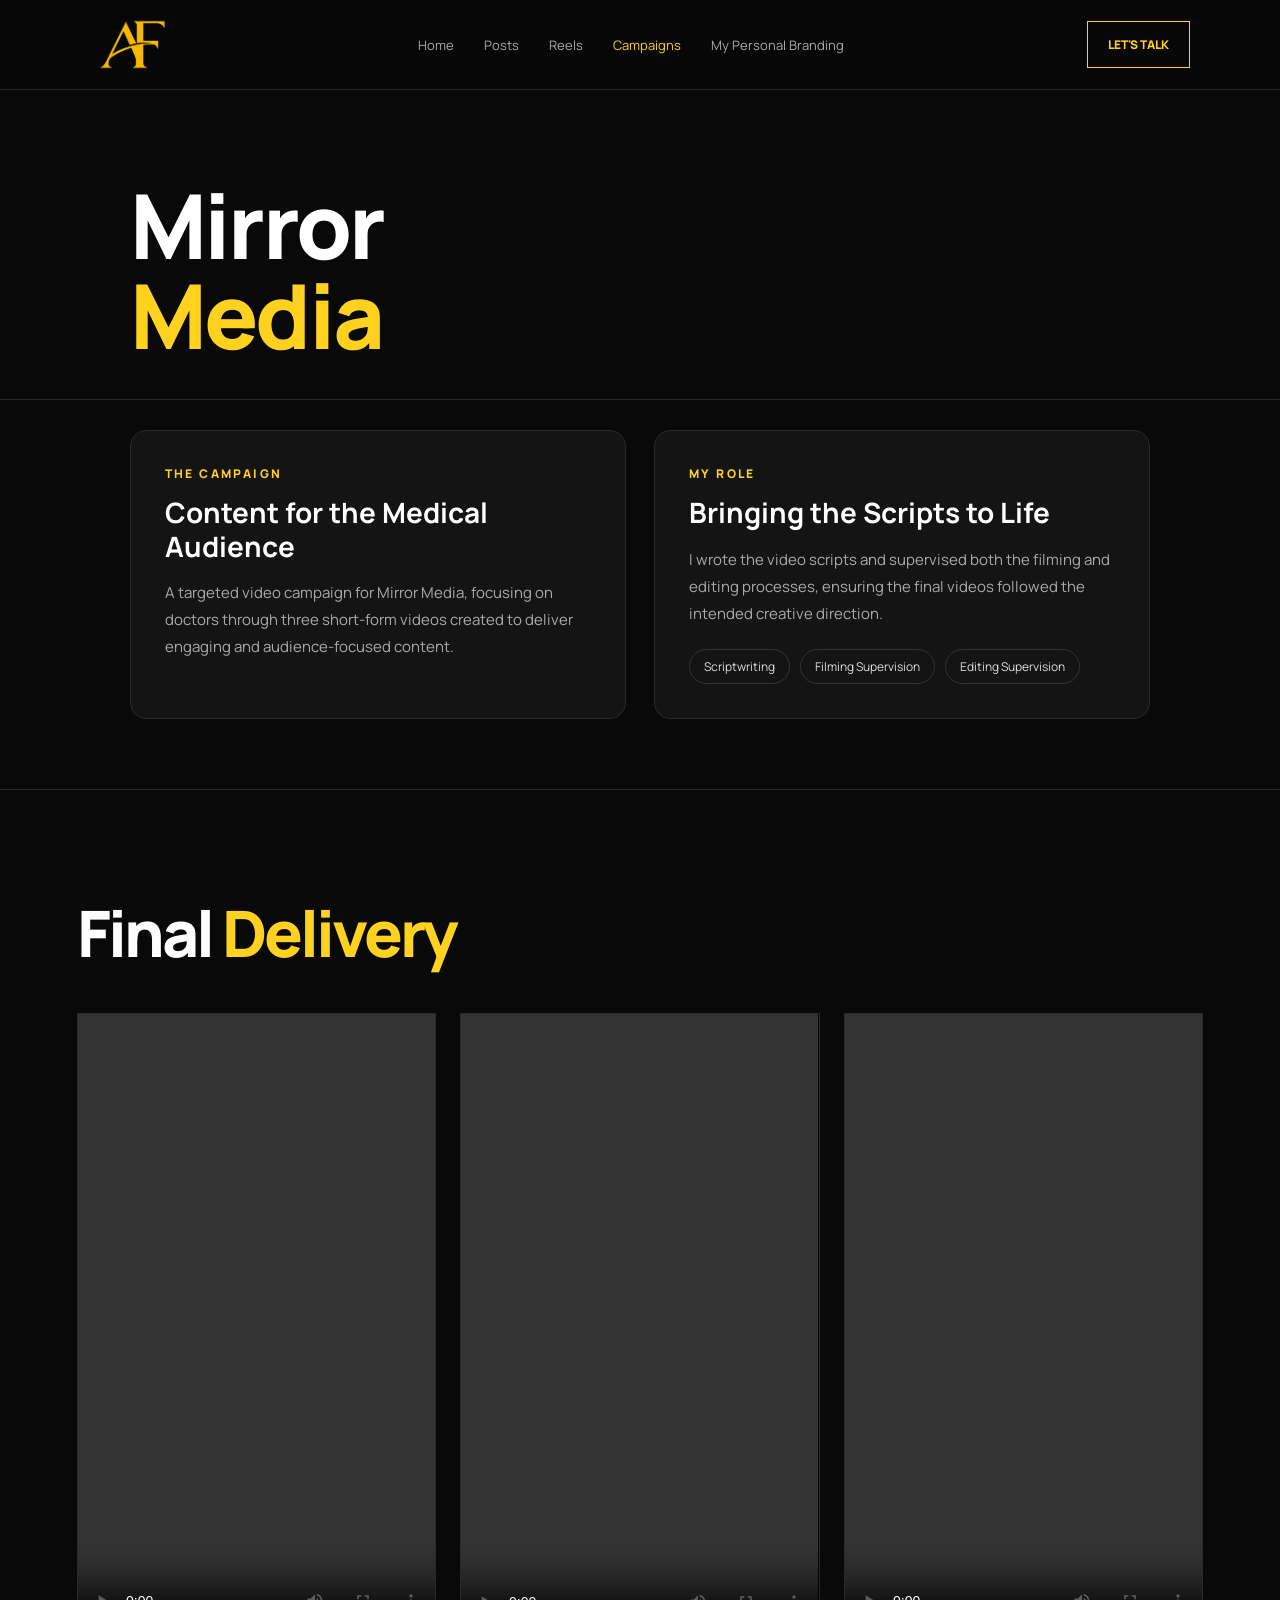
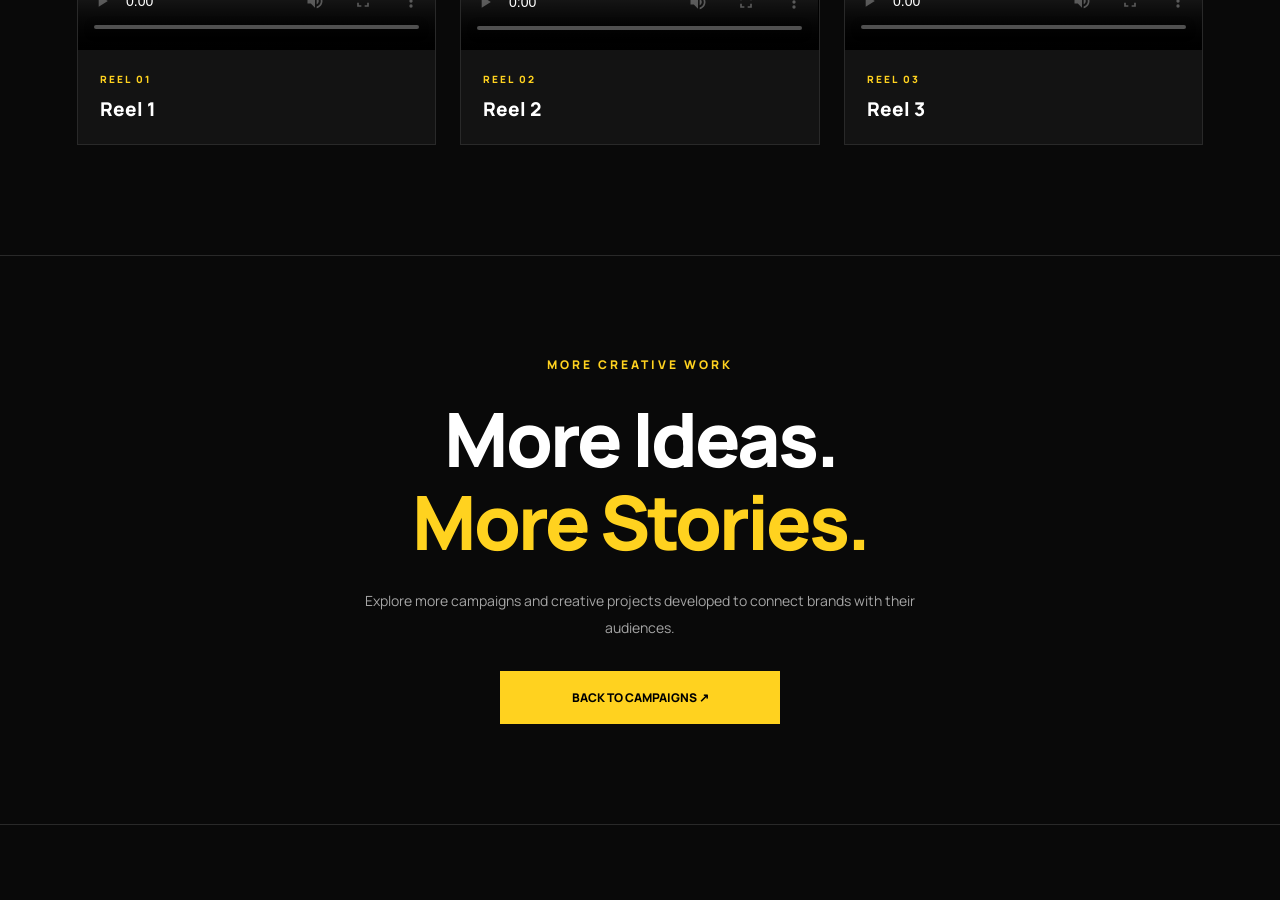
<file: mirror-media.html>
<!DOCTYPE html>
<html lang="en">
<head>
<script async src="https://www.googletagmanager.com/gtm.js?id=GTM-5Q7FCBQ5"></script>
<script>
  window.dataLayer = window.dataLayer || [];
  function gtag(){dataLayer.push(arguments);}
  gtag('js', new Date());
</script>
<meta charset="UTF-8">
<meta name="viewport" content="width=device-width, initial-scale=1.0">
<title>Mirror Media | Abdelrahman Ahmed</title>
<meta name="description" content="Mirror Media campaign: three reels for a medical audience, created by Abdelrahman Ahmed.">
<meta property="og:type" content="website">
<meta property="og:title" content="Mirror Media | Abdelrahman Ahmed">
<meta property="og:description" content="Mirror Media campaign: three reels for a medical audience, created by Abdelrahman Ahmed.">
<meta property="og:image" content="https://abdelrahman-portfolio.github.io/pic/WEB.jpeg">
<meta property="og:url" content="https://abdelrahman-portfolio.github.io/mirror-media.html">
<meta name="twitter:card" content="summary_large_image">
<link rel="icon" type="image/jpeg" href="pic/WEBLOGO.jpeg">


<link rel="preconnect" href="https://fonts.googleapis.com">
<link rel="preconnect" href="https://fonts.gstatic.com" crossorigin>
<link href="https://fonts.googleapis.com/css2?family=Manrope:wght@400;500;600;700;800&display=swap" rel="stylesheet">

<style>

:root {
    --bg: #090909;
    --surface: #131313;
    --yellow: #ffd21f;
    --white: #ffffff;
    --gray: #a5a5a5;
    --line: #292929;
}

* {
    margin: 0;
    padding: 0;
    box-sizing: border-box;
}

html {
    scroll-behavior: smooth;
}

body {
    background: var(--bg);
    color: var(--white);
    font-family: 'Manrope', sans-serif;
    overflow-x: hidden;
}

a {
    text-decoration: none;
    color: inherit;
}

.container {
    width: 88%;
    max-width: 1450px;
    margin: auto;
}


/* =====================================
   HEADER
===================================== */

header {
    min-height: 85px;
    padding: 0 6%;
    display: flex;
    align-items: center;
    justify-content: space-between;
    border-bottom: 1px solid var(--line);
    position: sticky;
    top: 0;
    z-index: 100;
    background: rgba(9,9,9,.96);
    backdrop-filter: blur(15px);
}

.brand img {
    width: 65px;
    height: 55px;
    object-fit: contain;
}

.nav-links {
    display: flex;
    gap: 30px;
    align-items: center;
}

.nav-links a {
    color: #aaa;
    font-size: 12px;
    transition: .3s;
}

.nav-links a:hover,
.nav-links a.active {
    color: var(--yellow);
}

.contact-btn {
    border: 1px solid var(--yellow);
    color: var(--yellow);
    padding: 14px 22px;
    font-size: 11px;
    font-weight: 800;
    transition: .3s;
}

.contact-btn:hover {
    background: var(--yellow);
    color: #000;
}


/* =====================================
   GENERAL
===================================== */

.eyebrow {
    color: var(--yellow);
    font-size: 12px;
    font-weight: 800;
    letter-spacing: 3px;
    text-transform: uppercase;
}

.yellow {
    color: var(--yellow);
}


/* =====================================
   HERO
===================================== */

.hero {
    padding: 100px 0 75px;
}

.hero-grid {
    display: grid;
    grid-template-columns: 1.3fr .7fr;
    align-items: center;
    gap: 60px;
}

.hero-content {
    position: relative;
    z-index: 2;
}

.hero h1 {
    font-size: clamp(55px, 8vw, 105px);
    font-weight: 900;
    letter-spacing: -5px;
    line-height: .98;
    margin: 25px 0;
}

.hero-description {
    color: var(--gray);
    font-size: 15px;
    line-height: 1.9;
    max-width: 650px;
}


/* =====================================
   HERO ACTIONS
   MOBILE ONLY
===================================== */

.hero-actions {
    display: none;
}

.primary-btn {
    display: inline-block;
    background: var(--yellow);
    color: #000;
    padding: 18px 27px;
    font-size: 12px;
    font-weight: 900;
    transition: .3s;
}

.primary-btn:hover {
    background: #fff;
    transform: translateY(-4px);
}

.text-btn {
    color: white;
    font-size: 12px;
    font-weight: 800;
    transition: .3s;
}

.text-btn:hover {
    color: var(--yellow);
}


/* =====================================
   TRANSPARENT MIRROR MEDIA LOGO
===================================== */

.logo-wrap {
    width: 100%;
    min-height: 280px;
    display: flex;
    align-items: center;
    justify-content: center;
    background: transparent;
    border: none;
    padding: 20px;
}

.logo-wrap img {
    display: block;
    width: 100%;
    max-width: 390px;
    max-height: 270px;
    height: auto;
    object-fit: contain;
    background: transparent;
    transition: .4s ease;
}

.logo-wrap:hover img {
    transform: scale(1.04);
}


/* =====================================
   CAMPAIGN DETAILS
===================================== */

.intro {
    padding: 65px 0 75px;
    border-top: 1px solid var(--line);
    border-bottom: 1px solid var(--line);
}

.intro-grid {
    display: grid;
    grid-template-columns: 1fr 1fr;
    gap: 70px;
}

.intro-block h2 {
    font-size: 27px;
    font-weight: 800;
    margin: 18px 0;
    line-height: 1.25;
}

.intro-block p {
    color: var(--gray);
    font-size: 14px;
    line-height: 1.9;
    max-width: 570px;
}


/* =====================================
   MY ROLE TAGS
===================================== */

.role-list {
    display: flex;
    flex-wrap: wrap;
    gap: 10px;
    margin-top: 22px;
}

.role-list span {
    border: 1px solid #393939;
    padding: 11px 14px;
    color: #ddd;
    font-size: 11px;
    transition: .3s;
}

.role-list span:hover {
    border-color: var(--yellow);
    color: var(--yellow);
}


/* =====================================
   REELS SECTION
===================================== */

.work {
    padding: 90px 0 110px;
}

.reels-heading {
    margin-bottom: 45px;
}

.section-heading {
    margin-bottom: 45px;
}

.section-heading h2 {
    font-size: clamp(42px, 5vw, 68px);
    font-weight: 900;
    letter-spacing: -3px;
    margin-top: 18px;
    line-height: 1.1;
}

.section-heading p {
    color: var(--gray);
    font-size: 14px;
    margin-top: 15px;
    line-height: 1.8;
}

.reel-count {
    display: none;
}


/* =====================================
   REELS GRID
===================================== */

.reels-grid {
    display: grid;
    grid-template-columns: repeat(3, 1fr);
    gap: 24px;
}

.reel-card {
    background: var(--surface);
    border: 1px solid var(--line);
    overflow: hidden;
    position: relative;
    transition:
        transform .35s ease,
        border-color .35s ease,
        box-shadow .35s ease;
}

.reel-card:hover {
    border-color: var(--yellow);
    transform: translateY(-5px);
    box-shadow: 0 15px 35px rgba(0,0,0,.35);
}

.video-container {
    width: 100%;
    background: #000;
    aspect-ratio: 9 / 16;
    overflow: hidden;
    position: relative;
}

.video-container video {
    width: 100%;
    height: 100%;
    display: block;
    object-fit: contain;
    background: #000;
}


/* =====================================
   REEL TITLES
===================================== */

.reel-info {
    padding: 22px;
}

.reel-info span {
    display: block;
    color: var(--yellow);
    font-size: 10px;
    font-weight: 800;
    letter-spacing: 2px;
    margin-bottom: 10px;
}

.reel-info h3 {
    color: #fff;
    font-size: 19px;
    font-weight: 800;
    line-height: 1.4;
    transition: color .3s ease;
}

.reel-card:hover .reel-info h3 {
    color: var(--yellow);
}


/* =====================================
   MORE CREATIVE WORK
   STANDARD CAMPAIGN END SECTION
===================================== */

.final-cta {
    padding: 100px 20px;
    text-align: center;
    border-top: 1px solid var(--line);
    background: #090909;
}

.final-cta h2 {
    font-size: clamp(40px, 6vw, 75px);
    font-weight: 900;
    letter-spacing: -3px;
    line-height: 1.1;
    margin: 25px 0;
}

.final-cta p {
    color: var(--gray);
    max-width: 550px;
    margin: auto auto 30px;
    font-size: 14px;
    line-height: 1.9;
}

.final-cta .primary-btn {
    min-width: 280px;
    text-align: center;
}


/* =====================================
   FOOTER
===================================== */

footer {
    padding: 30px 6%;
    border-top: 1px solid var(--line);
    display: flex;
    justify-content: space-between;
    align-items: center;
    gap: 20px;
    color: var(--gray);
    font-size: 11px;
}

footer strong {
    color: white;
}


/* =====================================
   MOBILE NAVIGATION
===================================== */

.menu-toggle,
.mobile-contact-bar {
    display: none;
}

.menu-toggle {
    width: 40px;
    height: 40px;
    padding: 8px;
    border: 0;
    background: transparent;
    color: var(--white);
    cursor: pointer;
    align-items: center;
    justify-content: center;
    flex-direction: column;
    gap: 5px;
}

.menu-toggle span {
    display: block;
    width: 22px;
    height: 2px;
    border-radius: 2px;
    background: var(--white);
    transition: transform .25s ease, opacity .25s ease;
}

.menu-toggle[aria-expanded="true"] span:nth-child(1) {
    transform: translateY(7px) rotate(45deg);
}

.menu-toggle[aria-expanded="true"] span:nth-child(2) {
    opacity: 0;
}

.menu-toggle[aria-expanded="true"] span:nth-child(3) {
    transform: translateY(-7px) rotate(-45deg);
}


/* =====================================
   TABLET
===================================== */

@media(max-width: 900px) {

    .hero-grid {
        grid-template-columns: 1fr;
        gap: 35px;
    }

    .logo-wrap {
        min-height: 220px;
    }

    .logo-wrap img {
        max-width: 300px;
    }

    .intro-grid {
        gap: 35px;
    }

    .reels-grid {
        grid-template-columns: repeat(2, 1fr);
    }

}


/* =====================================
   MOBILE
   MATCHING MAKETA CAMPAIGN LAYOUT
===================================== */

@media(max-width: 750px) {

    html {
        scroll-padding-top: 100px;
    }

    body {
        padding-bottom: 0;
    }


    /* HEADER */

    header {
        height: 68px;
        min-height: 68px;
        padding: 8px 5%;
        flex-wrap: nowrap;
        gap: 12px;
        overflow: visible;
    }

    .brand {
        display: flex;
        align-items: center;
        flex-shrink: 0;
    }

    .brand img {
        width: 48px;
        height: 44px;
    }

    .menu-toggle {
        display: flex;
        margin-left: auto;
        flex-shrink: 0;
    }

    header .contact-btn {
        display: none;
    }


    /* DROPDOWN MENU */

    header .nav-links {
        display: none;
        position: absolute;
        top: calc(100% + 8px);
        left: 5%;
        right: 5%;
        width: auto;
        margin: 0;
        padding: 8px;

        flex-direction: column;
        align-items: stretch;
        justify-content: flex-start;
        gap: 0;

        background: #121212;
        border: 1px solid #303030;
        border-radius: 15px;
        box-shadow: 0 16px 35px rgba(0,0,0,.48);
        z-index: 130;
    }

    header .nav-links.open {
        display: flex;
    }

    header .nav-links a {
        display: block;
        width: 100%;
        padding: 14px;

        border: 0;
        border-bottom: 1px solid #292929;
        border-radius: 0;

        color: #b8b8b8;
        font-size: 13px;
        font-weight: 600;
        white-space: normal;
    }

    header .nav-links a:last-child {
        border-bottom: 0;
    }

    header .nav-links a.active {
        color: var(--yellow);
        background: rgba(255,210,31,.07);
        border-radius: 8px;
    }


    /* CONTAINER */

    .container {
        width: 90%;
    }


    /* HERO */

    .hero {
        padding: 36px 0 44px;
    }

    .hero-grid {
        display: grid;
        grid-template-columns: 1fr;
        gap: 8px;
    }

    .logo-wrap {
        order: -1;
        min-height: 0;
        padding: 0;
    }

    .logo-wrap img {
        max-width: 220px;
        max-height: 160px;
    }

    .hero-content {
        text-align: center;
    }

    .eyebrow {
        font-size: 11px;
        letter-spacing: 2.4px;
        line-height: 1.6;
    }

    .hero h1 {
        font-size: clamp(52px, 17vw, 72px);
        letter-spacing: -2.5px;
        line-height: .98;
        margin: 16px 0 18px;
    }

    .hero-description {
        font-size: 14.5px;
        line-height: 1.8;
        color: #bdbdbd;
        margin: 0 auto;
        text-align: left;
    }


    /* HERO BUTTONS */

    .hero-actions {
        display: flex;
        flex-direction: column;
        align-items: stretch;
        gap: 8px;
        margin-top: 26px;
    }

    .primary-btn {
        text-align: center;
        padding: 17px 20px;
        border-radius: 10px;
        font-size: 13px;
    }

    .text-btn {
        text-align: center;
        padding: 14px;
        font-size: 13px;
        border: 1px solid var(--line);
        border-radius: 10px;
    }


    /* CAMPAIGN AND MY ROLE */

    .intro {
        padding: 40px 0;
    }

    .intro-grid {
        grid-template-columns: 1fr;
        gap: 18px;
    }

    .intro-block {
        background: rgba(255,255,255,.03);
        border: 1px solid var(--line);
        border-radius: 16px;
        padding: 22px 20px;
    }

    .intro-block h2 {
        font-size: 23px;
        line-height: 1.3;
        margin: 12px 0;
    }

    .intro-block p {
        font-size: 14.5px;
        line-height: 1.8;
        color: #bdbdbd;
    }

    .role-list {
        gap: 8px;
        margin-top: 18px;
    }

    .role-list span {
        font-size: 12px;
        padding: 9px 13px;
        border-radius: 999px;
    }


    /* REELS SECTION */

    .work {
        padding: 48px 0 56px;
    }

    .reels-heading {
        display: flex;
        flex-direction: column;
        align-items: flex-start;
        gap: 14px;
        margin-bottom: 26px;
    }

    .section-heading {
        margin-bottom: 0;
    }

    .section-heading h2 {
        font-size: 38px;
        letter-spacing: -1.5px;
        margin-top: 15px;
    }

    .section-heading p {
        font-size: 14.5px;
        line-height: 1.8;
        color: #bdbdbd;
    }

    .reel-count {
        display: block;
        color: var(--yellow);
        font-size: 11px;
        font-weight: 800;
        letter-spacing: 2px;
        padding-bottom: 0;
    }


    /* HORIZONTAL REELS CAROUSEL */

    .reels-grid {
        display: flex;
        gap: 14px;

        max-width: none;
        margin: 0 -5%;
        padding: 4px 5% 18px;

        overflow-x: auto;
        scroll-snap-type: x mandatory;
        scroll-padding-left: 5%;

        -webkit-overflow-scrolling: touch;
        scrollbar-width: none;
    }

    .reels-grid::-webkit-scrollbar {
        display: none;
    }

    .reel-card {
        flex: 0 0 78%;
        scroll-snap-align: start;
        border-radius: 16px;
    }

    .reel-card:hover {
        transform: none;
        box-shadow: none;
        border-color: var(--line);
    }

    .reel-info {
        padding: 16px 18px 18px;
    }

    .reel-info h3 {
        font-size: 18px;
    }

    .reel-card:hover .reel-info h3 {
        color: #fff;
    }


    /* MORE CREATIVE WORK */

    .final-cta {
        padding: 65px 22px 68px;
    }

    .final-cta .eyebrow {
        font-size: 10px;
        letter-spacing: 2.3px;
    }

    .final-cta h2 {
        font-size: clamp(35px, 9vw, 43px);
        letter-spacing: -1.8px;
        line-height: 1.08;
        margin: 20px 0 24px;
    }

    .final-cta p {
        max-width: 360px;
        font-size: 14px;
        line-height: 1.8;
        color: #bdbdbd;
        margin-bottom: 25px;
    }

    .final-cta .primary-btn {
        display: flex;
        width: min(100%, 332px);
        min-height: 49px;
        align-items: center;
        justify-content: center;
        margin: auto;
        font-size: 11px;
        border-radius: 9px;
    }


    /* FOOTER */

    footer {
        flex-direction: column;
        text-align: center;
        padding: 24px 5%;
        gap: 8px;
        font-size: 12px;
    }


    /* FIXED CONTACT BUTTON */

    .mobile-contact-bar {
        display: flex;
        position: fixed;
        left: 0;
        right: 0;
        bottom: 0;
        z-index: 950;

        padding: 8px 5% calc(8px + env(safe-area-inset-bottom));

        background: rgba(9,9,9,.97);
        border-top: 1px solid var(--line);
        backdrop-filter: blur(14px);
    }

    .mobile-contact-bar a {
        display: flex;
        width: 100%;
        min-height: 50px;
        align-items: center;
        justify-content: center;

        background: var(--yellow);
        color: #080808;

        border-radius: 9px;
        font-size: 13px;
        font-weight: 900;
        letter-spacing: .3px;
    }

}


/* =====================================
   SMALL MOBILE
===================================== */

@media(max-width: 380px) {

    .hero h1 {
        font-size: 49px;
    }

    .reel-card {
        flex-basis: 83%;
    }

}


/* =====================================
   REDUCED MOTION
===================================== */

@media (prefers-reduced-motion: reduce) {

    *,
    *::before,
    *::after {
        scroll-behavior: auto !important;
        transition-duration: .01ms !important;
        animation-duration: .01ms !important;
    }

}


/* ===== UNIFIED HEADER + TYPOGRAPHY (matches index.html) ===== */
body, button, input, textarea, select { font-family: 'Manrope', sans-serif; }
h1, h2, h3, h4 { font-family: 'Manrope', sans-serif; font-weight: 700; }
.page-hero h1, .hero h1 {
  font-size: clamp(58px, 7vw, 95px);
  line-height: 1.05;
  letter-spacing: -5px;
  font-weight: 700;
}
header {
  height: auto;
  min-height: 90px;
  padding: 0 7%;
  display: flex;
  align-items: center;
  justify-content: space-between;
  gap: 0;
  border-bottom: 1px solid #292929;
  position: sticky;
  top: 0;
  z-index: 100;
  background: rgba(8,8,8,.96);
  backdrop-filter: blur(12px);
  -webkit-backdrop-filter: blur(12px);
}
header .logo { width: 85px; height: 65px; display: flex; align-items: center; flex-shrink: 0; }
header .logo img { width: 100%; height: 100%; object-fit: contain; }
header nav { display: flex; gap: 30px; }
header nav a { color: #aaa; font-size: 13px; font-weight: 400; transition: .3s; }
header nav a:hover, header nav a.active { color: #FFD21F; }
header .menu-toggle { display: none; }
header .contact-link {
  color: #FFD21F !important;
  border: 1px solid #FFD21F;
  padding: 14px 20px;
  font-size: 12px;
  font-weight: 800;
  transition: .3s;
}
header .contact-link:hover { background: #FFD21F; color: #080808 !important; }
@media (max-width: 750px) {
  .page-hero h1, .hero h1 { font-size: clamp(42px, 12vw, 54px); letter-spacing: -2px; }
  header {
    height: 68px;
    min-height: 68px;
    padding: 8px 5%;
    display: flex;
    flex-wrap: nowrap;
    align-items: center;
    justify-content: space-between;
    gap: 12px;
    overflow: visible;
  }
  header .logo { width: 48px; height: 45px; flex-shrink: 0; }
  header .contact-link { display: none; }
  header .menu-toggle {
    display: flex; width: 40px; height: 40px; margin-left: auto; padding: 8px;
    border: 0; background: transparent; cursor: pointer;
    align-items: center; justify-content: center; flex-direction: column; gap: 5px; flex-shrink: 0;
  }
  header .menu-toggle span { display: block; width: 22px; height: 2px; border-radius: 2px; background: #fff; transition: transform .25s ease, opacity .25s ease; }
  header .menu-toggle[aria-expanded="true"] span:nth-child(1) { transform: translateY(7px) rotate(45deg); }
  header .menu-toggle[aria-expanded="true"] span:nth-child(2) { opacity: 0; }
  header .menu-toggle[aria-expanded="true"] span:nth-child(3) { transform: translateY(-7px) rotate(-45deg); }
  header nav {
    display: none; position: absolute; top: calc(100% + 8px); left: 5%; right: 5%; width: auto;
    margin: 0; padding: 8px; flex-direction: column; align-items: stretch; justify-content: flex-start;
    gap: 0; overflow: visible; white-space: normal; background: #121212; border: 1px solid #303030;
    border-radius: 15px; box-shadow: 0 16px 35px rgba(0,0,0,.48); z-index: 130;
  }
  header nav.open { display: flex; }
  header nav a {
    display: block; width: 100%; flex: none; padding: 14px; border: 0; border-bottom: 1px solid #292929;
    border-radius: 0; background: transparent; color: #b8b8b8; font-size: 13px; font-weight: 600; white-space: normal;
  }
  header nav a:last-child { border-bottom: 0; }
  header nav a.active { color: #FFD21F; background: rgba(255,210,31,.07); border-radius: 8px; }
  header nav a:hover { color: #FFD21F; }
}

/* ===== UNIFIED CAMPAIGN PAGE LAYOUT ===== */
main .hero h1, main .hero h1.u-title{font-family:'Manrope',sans-serif !important;font-weight:800 !important;font-size:clamp(46px,7vw,96px) !important;line-height:1 !important;letter-spacing:-0.03em !important;margin:0 0 10px !important;text-transform:none !important}
main .hero h1 .yellow, main .hero h1 span{color:#FFD21F}
main .hero .hero-grid{display:block !important}
main .hero{min-height:0 !important;padding-top:90px !important;padding-bottom:30px !important}
main .intro{padding:30px 0 70px !important}
main .intro .intro-grid{display:grid !important;grid-template-columns:1fr 1fr !important;gap:28px !important}
main .intro .intro-block{background:#141414 !important;border:1px solid #292929 !important;border-radius:16px !important;padding:34px !important;min-width:0}
main .intro .intro-block .eyebrow{color:#FFD21F !important;font-size:12px !important;font-weight:800 !important;letter-spacing:.2em !important;margin-bottom:14px !important;display:block}
main .intro .intro-block h2{font-family:'Manrope',sans-serif !important;font-size:28px !important;font-weight:700 !important;line-height:1.2 !important;margin:0 0 16px !important;color:#fff}
main .intro .intro-block p{font-size:15px !important;line-height:1.8 !important;color:#aaa !important;margin:0 0 20px !important;font-weight:400 !important}
main .intro .role-list, main .intro .role-tags{display:flex !important;flex-wrap:wrap !important;gap:10px !important}
main .intro .role-list span, main .intro .role-tags span{border:1px solid #333 !important;border-radius:999px !important;padding:8px 14px !important;font-size:12px !important;color:#ddd !important;background:transparent !important}
@media (max-width:750px){
 main .hero h1, main .hero h1.u-title{font-size:clamp(38px,12vw,56px) !important}
 main .hero{padding-top:50px !important;padding-bottom:10px !important}
 main .intro .intro-grid{grid-template-columns:1fr !important}
 main .intro .intro-block{padding:24px !important}
 main .intro .intro-block h2{font-size:23px !important}
}
main .hero .container, main .intro .container{width:100% !important;max-width:1200px !important;margin:0 auto !important;padding-left:7% !important;padding-right:7% !important;box-sizing:border-box !important}
main .hero .hero-content{text-align:left !important;align-items:flex-start !important;max-width:none !important}
main .hero h1{text-align:left !important}
@media (max-width:750px){main .hero .container, main .intro .container{padding-left:20px !important;padding-right:20px !important}}

header nav a.nav-contact{display:none}
@media(max-width:750px){header nav a.nav-contact{display:block}}
</style>
<style id="motion-css">
@media (prefers-reduced-motion:no-preference){
html.js-motion .rv{opacity:0;transform:translateY(28px);transition:opacity .7s cubic-bezier(.22,.61,.36,1),transform .7s cubic-bezier(.22,.61,.36,1);transition-delay:var(--rv-d,0ms);will-change:opacity,transform}
html.js-motion .rv.rv-in{opacity:1;transform:none;will-change:auto}
body{animation:pgIn .45s ease both}
@keyframes pgIn{from{opacity:0}to{opacity:1}}
:where(a[class*="cta"],.contact-link,.next-section a,button){transition:transform .25s ease,background .25s ease,color .25s ease}
:where(.contact-link,.next-section a,a[class*="cta"]):hover{transform:translateY(-3px)}
}
</style>
</head>


<body>


<!-- =====================================
     HEADER
===================================== -->

<header>

  <a href="index.html" class="logo">
    <img src="pic/af.png" alt="AF Logo" decoding="async">
  </a>

  <button
    class="menu-toggle"
    id="menuToggle"
    type="button"
    aria-label="Open navigation menu"
    aria-controls="mobileNav"
    aria-expanded="false">

    <span></span>
    <span></span>
    <span></span>

  </button>

  <nav id="mobileNav">

    <a href="index.html">Home</a>
    <a href="posts.html">Posts</a>
    <a href="videos.html">Reels</a>
    <a href="campaigns.html" class="active" aria-current="page">Campaigns</a>
    <a href="personal-branding.html">My Personal Branding</a>
    <a href="index.html#contact" class="nav-contact">Contact Me</a>

  </nav>

  <a href="index.html#contact" class="contact-link">
    LET'S TALK
  </a>

</header>


<main>


<!-- =====================================
     HERO
===================================== -->

<section class="hero">

    <div class="container">

        <div class="hero-grid">


            <!-- HERO CONTENT -->

            <div class="hero-content">

                <h1>
                    Mirror<br>
                    <span class="yellow">Media</span>
                </h1>

            </div>


        </div>

    </div>

</section>



<!-- =====================================
     CAMPAIGN & MY ROLE
===================================== -->

<section class="intro" id="campaign-details">

    <div class="container">

        <div class="intro-grid">


            <!-- THE CAMPAIGN -->

            <div class="intro-block">

                <div class="eyebrow">
                    THE CAMPAIGN
                </div>

                <h2>
                    Content for the Medical Audience
                </h2>

                <p>
                    A targeted video campaign for Mirror Media,
                    focusing on doctors through three short-form
                    videos created to deliver engaging and
                    audience-focused content.
                </p>

            </div>


            <!-- MY ROLE -->

            <div class="intro-block" id="my-role">

                <div class="eyebrow">
                    MY ROLE
                </div>

                <h2>
                    Bringing the Scripts to Life
                </h2>

                <p>
                    I wrote the video scripts and supervised
                    both the filming and editing processes,
                    ensuring the final videos followed the
                    intended creative direction.
                </p>

                <div class="role-list">

                    <span>Scriptwriting</span>

                    <span>Filming Supervision</span>

                    <span>Editing Supervision</span>

                </div>

            </div>


        </div>

    </div>

</section>



<!-- =====================================
     REELS SHOWCASE
===================================== -->

<section class="work" id="reels">

    <div class="container">


        <div class="reels-heading">
<div class="section-heading">
<h2>
    Final <span class="yellow">Delivery</span>
</h2>
</div>
</div>

        <div class="reels-grid">


            <!-- REEL 01 -->

            <article class="reel-card">

                <div class="video-container">

                    <video controls playsinline preload="metadata">

                        <source
                            src="reels/doc%201.mp4"
                            type="video/mp4"
                        >

                        Your browser does not support video.

                    </video>

                </div>

                <div class="reel-info">

                    <span>REEL 01</span>

                    <h3>Reel 1</h3>

                </div>

            </article>



            <!-- REEL 02 -->

            <article class="reel-card">

                <div class="video-container">

                    <video controls playsinline preload="metadata">

                        <source
                            src="reels/doc%202.mp4"
                            type="video/mp4"
                        >

                        Your browser does not support video.

                    </video>

                </div>

                <div class="reel-info">

                    <span>REEL 02</span>

                    <h3>Reel 2</h3>

                </div>

            </article>



            <!-- REEL 03 -->

            <article class="reel-card">

                <div class="video-container">

                    <video controls playsinline preload="metadata">

                        <source
                            src="reels/doc%203.mp4"
                            type="video/mp4"
                        >

                        Your browser does not support video.

                    </video>

                </div>

                <div class="reel-info">

                    <span>REEL 03</span>

                    <h3>Reel 3</h3>

                </div>

            </article>


        </div>

    </div>

</section>



<!-- =====================================
     MORE CREATIVE WORK
     STANDARD FOR ALL CAMPAIGNS
===================================== -->

<section class="final-cta">

    <div class="eyebrow">
        MORE CREATIVE WORK
    </div>

    <h2>
        More Ideas.<br>
        <span class="yellow">More Stories.</span>
    </h2>

    <p>
        Explore more campaigns and creative projects
        developed to connect brands with their audiences.
    </p>

    <a href="campaigns.html" class="primary-btn">
        BACK TO CAMPAIGNS ↗
    </a>

</section>


</main>



<!-- =====================================
     FOOTER
===================================== -->

<footer>

    <strong>ABDELRAHMAN AHMED</strong>

    <span>
        Content Creator · Copywriter · Content Strategist
    </span>

</footer>



<!-- =====================================
     JAVASCRIPT
===================================== -->

<script>


/* =====================================
   MOBILE NAVIGATION
===================================== */

const menuToggle = document.getElementById('menuToggle');

const mobileNav = document.getElementById('mobileNav');


function closeMobileMenu() {

    if (!menuToggle || !mobileNav) return;

    mobileNav.classList.remove('open');

    menuToggle.setAttribute('aria-expanded', 'false');

    menuToggle.setAttribute(
        'aria-label',
        'Open navigation menu'
    );

}


if (menuToggle && mobileNav) {

    menuToggle.addEventListener('click', () => {

        const isOpen = mobileNav.classList.toggle('open');

        menuToggle.setAttribute(
            'aria-expanded',
            String(isOpen)
        );

        menuToggle.setAttribute(
            'aria-label',
            isOpen ? 'Close navigation menu' : 'Open navigation menu'
        );

    });


    mobileNav.querySelectorAll('a').forEach(link => {

        link.addEventListener('click', closeMobileMenu);

    });


    document.addEventListener('click', event => {

        if (
            !mobileNav.contains(event.target) &&
            !menuToggle.contains(event.target)
        ) {

            closeMobileMenu();

        }

    });


    document.addEventListener('keydown', event => {

        if (event.key === 'Escape') {

            closeMobileMenu();

        }

    });


    window.addEventListener('resize', () => {

        if (window.innerWidth > 750) {

            closeMobileMenu();

        }

    });

}


/* =====================================
   AUTO PAUSE OTHER REELS
===================================== */

const videos = document.querySelectorAll('video');

videos.forEach(video => {

    video.addEventListener('play', () => {

        videos.forEach(otherVideo => {

            if (otherVideo !== video) {

                otherVideo.pause();

            }

        });

    });

});


</script>

<script id="motion-js">
(function(){
if(window.matchMedia&&matchMedia('(prefers-reduced-motion:reduce)').matches)return;
if(!('IntersectionObserver' in window))return;
document.documentElement.classList.add('js-motion');
var SEL='main section > *, main [class*="grid"] > *, main [class*="card"], .next-section > *, footer > *';
var io=new IntersectionObserver(function(es){es.forEach(function(e){if(e.isIntersecting){e.target.classList.add('rv-in');io.unobserve(e.target);}});},{threshold:0.08,rootMargin:'0px 0px -6% 0px'});
function prep(root){
 var list=(root.matches&&root.matches(SEL)?[root]:[]).concat([].slice.call(root.querySelectorAll?root.querySelectorAll(SEL):[]));
 list.forEach(function(el){
  if(el.dataset.rv||el.closest('header,nav,.mobile-menu-backdrop,.lightbox,.video-modal,[role="dialog"]'))return;
  if(el.querySelector('.rv')&&!el.matches('[class*="card"]'))return;
  el.dataset.rv='1';el.classList.add('rv');
  var sib=el.parentElement?[].indexOf.call(el.parentElement.children,el):0;
  el.style.setProperty('--rv-d',Math.min(sib%6,5)*70+'ms');
  io.observe(el);
 });
}
function init(){prep(document.body);
 new MutationObserver(function(ms){ms.forEach(function(m){m.addedNodes.forEach(function(n){if(n.nodeType===1)prep(n);});});}).observe(document.body,{childList:true,subtree:true});}
if(document.readyState==='loading')document.addEventListener('DOMContentLoaded',init);else init();
})();
</script>
</body>
</html>
</file>
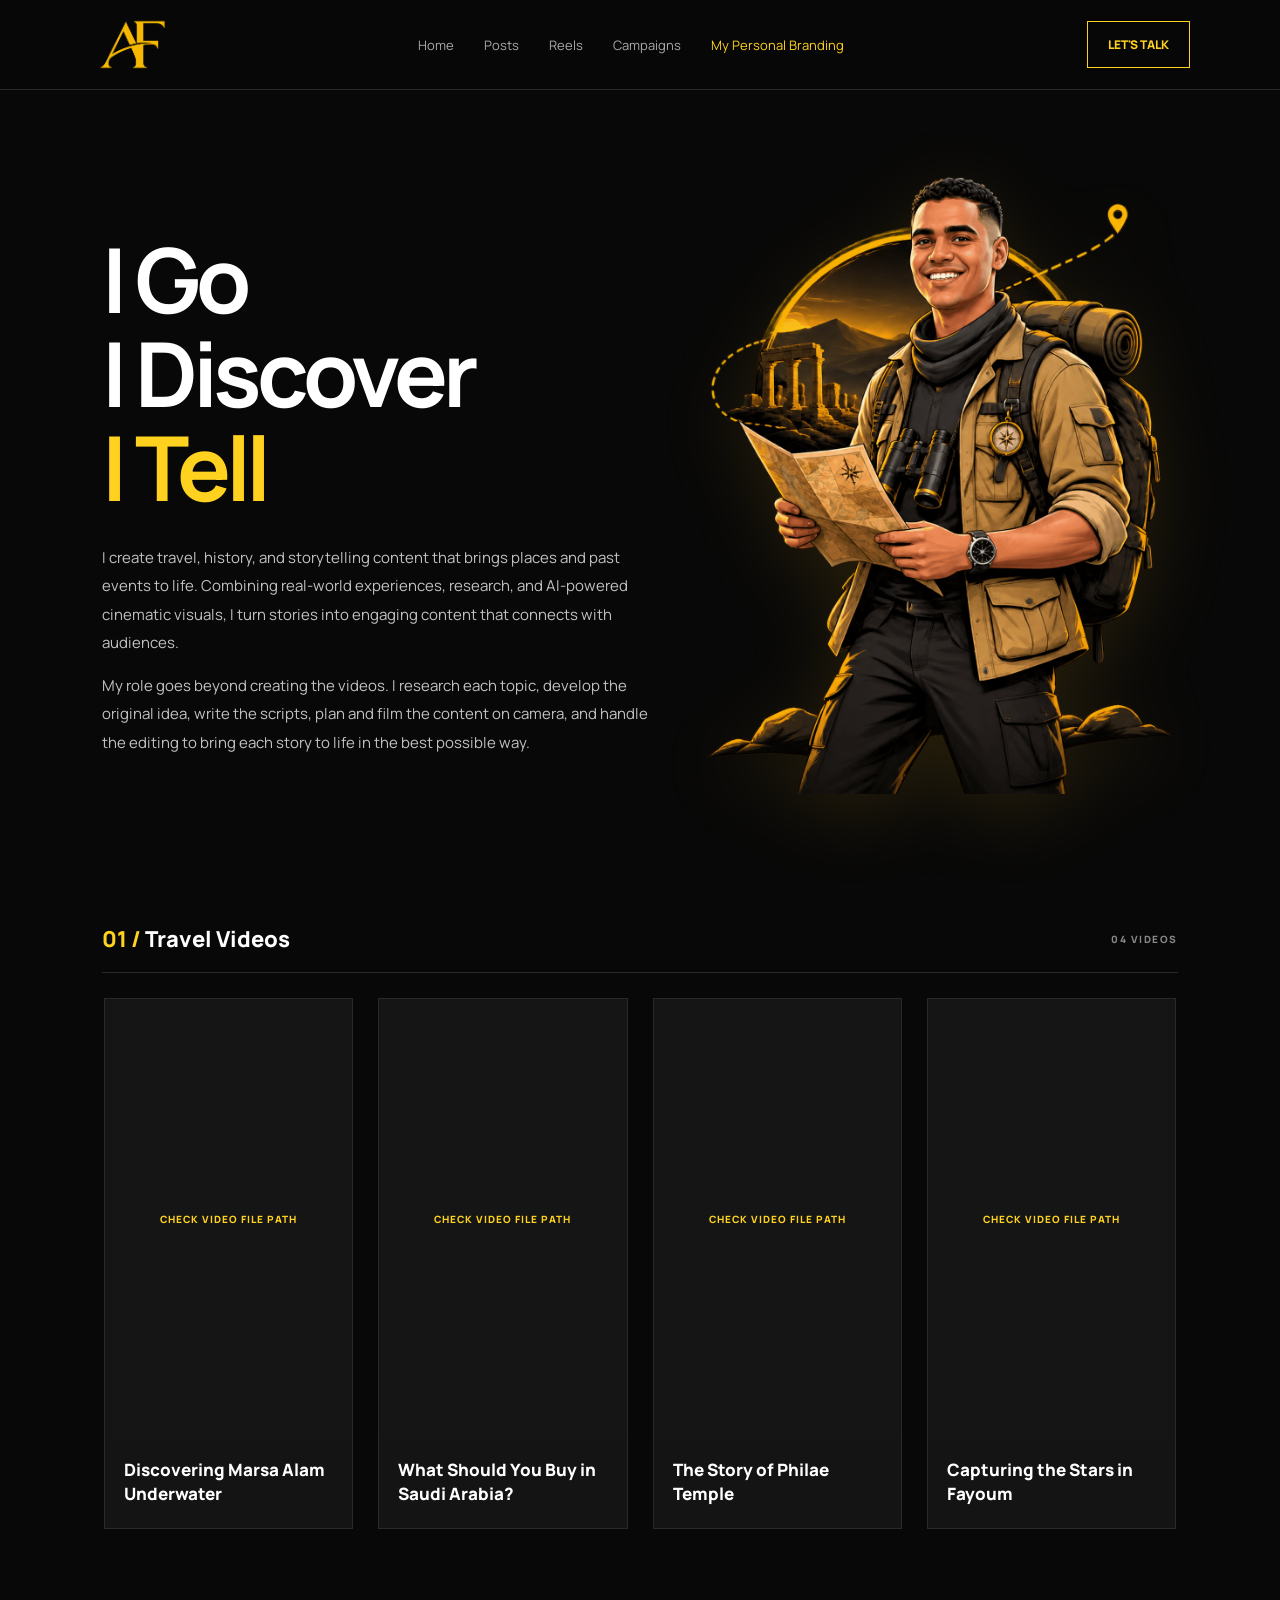
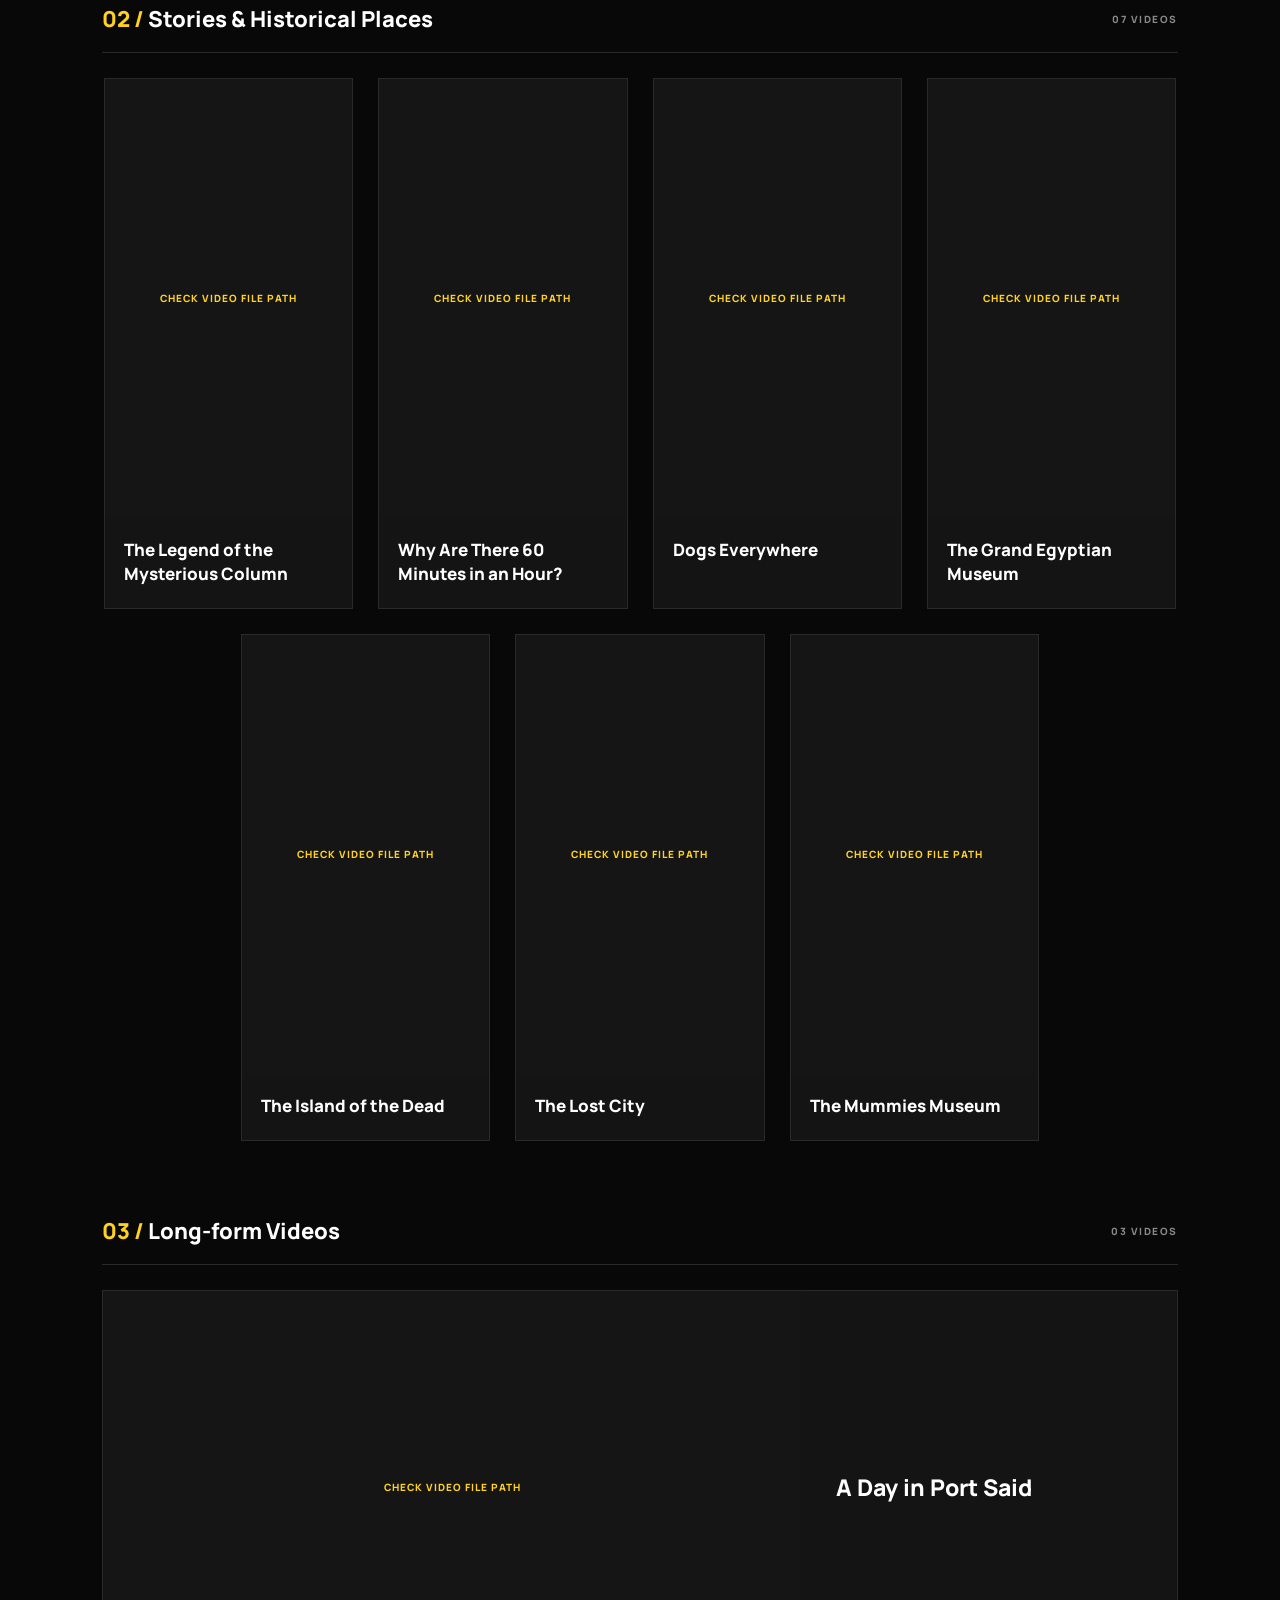
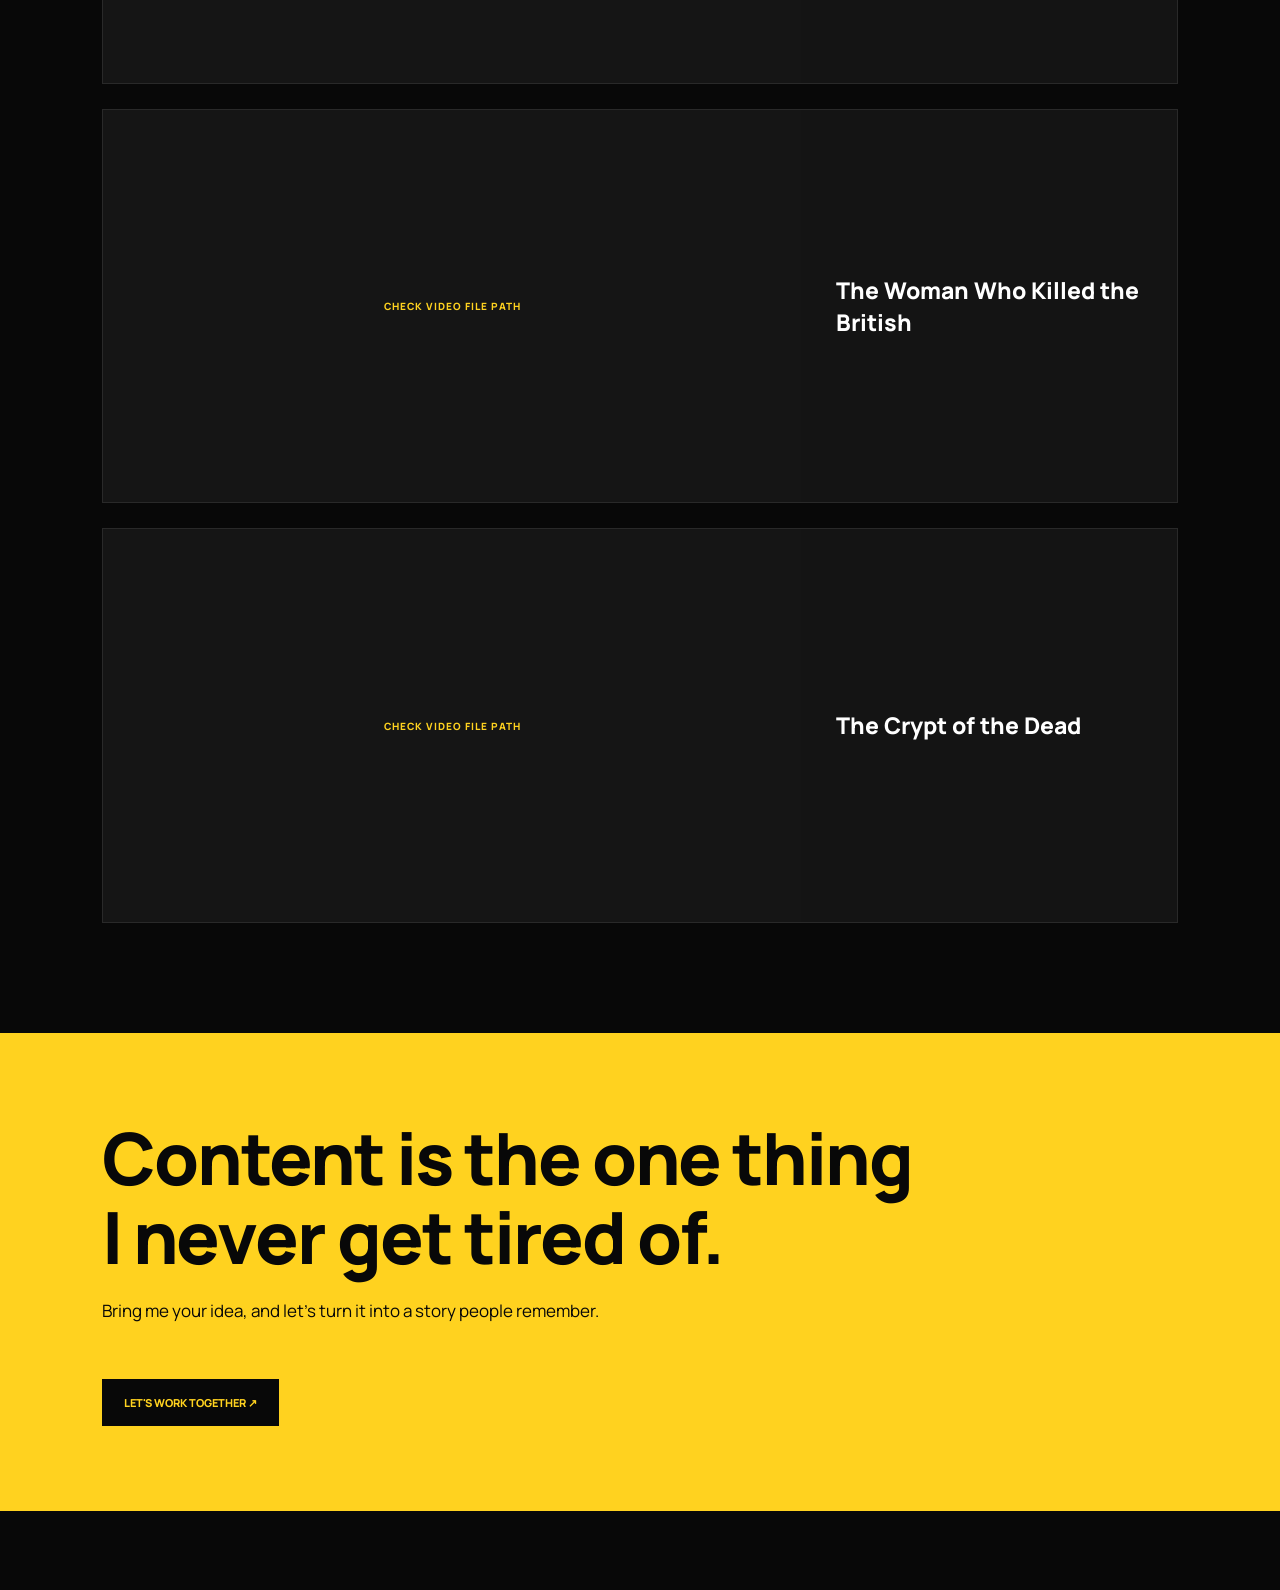
<file: personal-branding.html>
<!DOCTYPE html>
<html lang="en">
<head>
<script async src="https://www.googletagmanager.com/gtm.js?id=GTM-5Q7FCBQ5"></script>
<script>
  window.dataLayer = window.dataLayer || [];
  function gtag(){dataLayer.push(arguments);}
  gtag('js', new Date());
</script>
<meta charset="UTF-8">
<meta name="viewport" content="width=device-width, initial-scale=1.0">
<title>My Personal Branding | Abdelrahman Ahmed</title>
<meta name="description" content="Personal branding work by Abdelrahman Ahmed: creative content built around a personal story.">
<meta property="og:type" content="website">
<meta property="og:title" content="My Personal Branding | Abdelrahman Ahmed">
<meta property="og:description" content="Personal branding work by Abdelrahman Ahmed: creative content built around a personal story.">
<meta property="og:image" content="https://abdelrahman-portfolio.github.io/pic/WEB.jpeg">
<meta property="og:url" content="https://abdelrahman-portfolio.github.io/personal-branding.html">
<meta name="twitter:card" content="summary_large_image">
<link rel="icon" type="image/jpeg" href="pic/WEBLOGO.jpeg">


<link href="https://fonts.googleapis.com/css2?family=Manrope:wght@400;500;600;700;800&display=swap" rel="stylesheet">
<link rel="stylesheet" href="portfolio-pages.css">

<style>
:root {
    --yellow:#FFD21F;
    --bg:#080808;
    --surface:#141414;
    --line:#292929;
    --white:#FFFFFF;
    --muted:#A5A5A5;
}

html {
    scroll-behavior:smooth;
    scroll-padding-top:110px;
}

body {
    background:var(--bg);
    color:var(--white);
    font-family:'Manrope',sans-serif;
    overflow-x:hidden;
}

/* HEADER */

header {
    height:90px;
    min-height:90px;
    padding:0 7%;
    display:flex;
    align-items:center;
    justify-content:space-between;
    gap:24px;
    position:sticky;
    top:0;
    z-index:100;
    background:rgba(8,8,8,.96);
    border-bottom:1px solid var(--line);
    backdrop-filter:blur(14px);
}

.logo {
    width:85px;
    height:65px;
    display:flex;
    align-items:center;
    flex-shrink:0;
}

.logo img {
    display:block;
    width:100%;
    height:100%;
    object-fit:contain;
}

header nav {
    display:flex;
    align-items:center;
    justify-content:center;
    gap:30px;
}

header nav a {
    color:#AAAAAA;
    font-size:13px;
    font-weight:600;
    transition:color .25s ease;
}

header nav a:hover,
header nav a.active {
    color:var(--yellow);
}

.contact-link {
    display:inline-flex;
    align-items:center;
    justify-content:center;
    flex-shrink:0;
    color:var(--yellow);
    border:1px solid var(--yellow);
    padding:14px 20px;
    font-size:12px;
    font-weight:800;
    transition:background .25s ease,color .25s ease;
}

.contact-link:hover {
    background:var(--yellow);
    color:var(--bg);
}

/* MOBILE MENU */

.menu-toggle {
    display:none;
    width:38px;
    height:38px;
    padding:8px;
    border:0;
    background:transparent;
    color:var(--white);
    cursor:pointer;
    align-items:center;
    justify-content:center;
    flex-direction:column;
    gap:5px;
}

.menu-toggle span {
    display:block;
    width:21px;
    height:2px;
    border-radius:2px;
    background:var(--white);
    transition:transform .25s ease,opacity .25s ease;
}

.menu-toggle[aria-expanded="true"] span:nth-child(1) {
    transform:translateY(7px) rotate(45deg);
}

.menu-toggle[aria-expanded="true"] span:nth-child(2) {
    opacity:0;
}

.menu-toggle[aria-expanded="true"] span:nth-child(3) {
    transform:translateY(-7px) rotate(-45deg);
}

.mobile-intro,
.role-cards,
.mobile-contact-bar {
    display:none;
}

a:focus-visible,
button:focus-visible {
    outline:2px solid var(--yellow);
    outline-offset:4px;
}

/* HERO */

.page-hero {
    display:grid;
    grid-template-columns:minmax(0,1.08fr) minmax(340px,.92fr);
    align-items:center;
    gap:35px;
    max-width:1600px;
    min-height:690px;
    margin:0 auto;
    padding:80px 8% 65px;
}

.hero-copy {
    min-width:0;
    position:relative;
    z-index:2;
}

.hero-visual {
    min-width:0;
    min-height:540px;
    display:flex;
    align-items:flex-end;
    justify-content:center;
    position:relative;
}

.hero-visual img {
    display:block;
    width:100%;
    max-width:570px;
    max-height:660px;
    height:auto;
    object-fit:contain;
    object-position:center bottom;
    filter:drop-shadow(0 18px 38px rgba(255,190,35,.12));
}

.page-hero .eyebrow {
    color:var(--yellow);
    font-size:11px;
    font-weight:800;
    letter-spacing:2px;
    margin-bottom:22px;
}

.page-hero h1 {
    color:var(--white);
    font-size:clamp(54px,6.7vw,88px);
    font-weight:800;
    line-height:.99;
    letter-spacing:-4px;
    margin:25px 0 30px;
}

.page-hero h1 .title-line {
    display:block;
    color:var(--white);
}

.page-hero h1 .title-line.accent {
    color:var(--yellow);
}

.page-hero p {
    max-width:850px;
    color:var(--muted);
    font-size:15px;
    font-weight:400;
    line-height:1.9;
    margin-top:20px;
}

.page-hero .role-description {
    margin-top:14px;
    color:#999999;
}

/* ROLE CARDS */

.role-cards {
    display:none;
}

.role-card {
    display:flex;
    align-items:flex-start;
    gap:12px;
    padding:13px 14px;
    background:#111111;
    border:1px solid #262626;
    border-radius:10px;
}

.role-card-number {
    flex:0 0 27px;
    color:var(--yellow);
    font-size:10px;
    font-weight:800;
    letter-spacing:1px;
    padding-top:2px;
}

.role-card h3 {
    color:var(--white);
    font-size:12px;
    line-height:1.4;
    font-weight:800;
    margin:0 0 4px;
}

.role-card p {
    color:var(--muted);
    font-size:10px;
    line-height:1.65;
    margin:0;
}

/* VIDEO SECTION */

.video-section {
    padding:65px 8% 110px;
}

.video-section-inner {
    max-width:1450px;
    margin:0 auto;
}

.media-group {
    margin-bottom:75px;
}

.media-group:last-child {
    margin-bottom:0;
}

.group-heading {
    display:flex;
    justify-content:space-between;
    align-items:center;
    gap:20px;
    border-bottom:1px solid var(--line);
    padding-bottom:18px;
    margin-bottom:25px;
}

.group-heading h3 {
    color:var(--white);
    font-size:22px;
    font-weight:800;
}

.group-heading h3 span {
    color:var(--yellow);
}

.group-heading small {
    color:#888888;
    font-size:10px;
    font-weight:800;
    letter-spacing:1.5px;
    white-space:nowrap;
}

/* LONG VIDEOS */

.long-grid {
    display:flex;
    flex-direction:column;
    gap:25px;
}

/* VIDEO CARDS */

.video-card {
    min-width:0;
    background:var(--surface);
    border:1px solid var(--line);
    overflow:hidden;
    transition:transform .3s ease,border-color .3s ease;
}

.video-card:hover {
    transform:translateY(-5px);
    border-color:var(--yellow);
}

.video-frame {
    position:relative;
    width:100%;
    aspect-ratio:9 / 16;
    overflow:hidden;
    background:#101010;
}

.video-preview {
    display:block;
    width:100%;
    height:100%;
    object-fit:cover;
    background:var(--bg);
}

.video-trigger {
    position:absolute;
    inset:0;
    z-index:2;
    display:flex;
    align-items:center;
    justify-content:center;
    width:100%;
    height:100%;
    padding:0;
    border:0;
    cursor:pointer;
    background:transparent;
    overflow:hidden;
}

.video-trigger[hidden] {
    display:none !important;
}

.video-trigger:disabled {
    cursor:wait;
    opacity:.7;
}

.video-card.video-missing .video-trigger {
    display:none;
}

.video-overlay {
    position:absolute;
    inset:0;
    display:flex;
    align-items:center;
    justify-content:center;
    background:rgba(0,0,0,.13);
    transition:background .3s ease;
}

.video-trigger:hover .video-overlay {
    background:rgba(0,0,0,.35);
}

.play-icon {
    width:58px;
    height:58px;
    display:grid;
    place-items:center;
    border:1px solid rgba(255,255,255,.8);
    border-radius:50%;
    background:rgba(0,0,0,.3);
    color:var(--white);
    font-size:21px;
    padding-left:4px;
    transition:background .25s ease,color .25s ease,border-color .25s ease,transform .25s ease;
}

.video-trigger:hover .play-icon {
    background:var(--yellow);
    color:var(--bg);
    border-color:var(--yellow);
    transform:scale(1.1);
}

.video-duration-label {
    position:absolute;
    left:14px;
    bottom:14px;
    background:rgba(0,0,0,.75);
    color:var(--white);
    padding:7px 10px;
    font-size:9px;
    font-weight:800;
    letter-spacing:1px;
}

.video-status {
    display:none;
    position:absolute;
    z-index:3;
    inset:0;
    align-items:center;
    justify-content:center;
    text-align:center;
    padding:20px;
    background:#151515;
    color:var(--yellow);
    font-size:10px;
    font-weight:800;
    letter-spacing:1px;
}

.video-card.video-missing .video-status {
    display:flex;
}

/* VIDEO INFORMATION */

.video-info {
    padding:20px 19px 22px;
}

.video-info h3 {
    color:var(--white);
    font-size:17px;
    font-weight:800;
    line-height:1.4;
    margin-bottom:0;
}

/* LONG VIDEO CARD */

.long-grid .video-card {
    display:grid;
    grid-template-columns:minmax(0,1.3fr) minmax(0,.7fr);
    align-items:center;
}

.long-grid .video-frame {
    aspect-ratio:16 / 9;
}

.long-grid .video-preview {
    object-fit:contain;
}

.long-grid .video-info {
    padding:35px;
}

.long-grid .video-info h3 {
    font-size:23px;
    line-height:1.4;
}

/* VIDEO MODAL */

.video-modal {
    position:fixed;
    inset:0;
    z-index:1000;
    display:none;
    align-items:center;
    justify-content:center;
    padding:60px 25px;
    background:rgba(0,0,0,.97);
}

.video-modal.open {
    display:flex;
}

.video-modal-content {
    width:100%;
    max-width:1100px;
    display:flex;
    flex-direction:column;
    align-items:center;
    gap:17px;
}

.video-modal-player {
    display:block;
    width:min(88vw,1000px);
    max-height:76vh;
    background:#000;
    object-fit:contain;
    outline:none;
}

.video-modal-caption {
    text-align:center;
}

.video-modal-caption h3 {
    color:var(--white);
    font-size:20px;
    font-weight:800;
}

.video-modal-close {
    position:absolute;
    top:22px;
    right:28px;
    width:46px;
    height:46px;
    border:1px solid #444444;
    border-radius:50%;
    background:var(--surface);
    color:var(--white);
    font-size:26px;
    cursor:pointer;
    transition:background .25s ease,border-color .25s ease,color .25s ease;
}

.video-modal-close:hover {
    background:var(--yellow);
    border-color:var(--yellow);
    color:var(--bg);
}

/* CTA + FOOTER */

.next-section h2 {
    font-family:'Manrope',sans-serif;
    font-weight:800;
    letter-spacing:-2px;
}

.next-section p {
    line-height:1.8;
}

.next-section a {
    transition:transform .25s ease,background .25s ease,color .25s ease;
}

.next-section a:hover {
    transform:translateY(-3px);
    background:var(--white);
    color:var(--bg);
}

footer {
    align-items:center;
    gap:18px;
    color:#888888;
    font-family:'Manrope',sans-serif;
    font-size:11px;
    line-height:1.6;
}

footer strong {
    color:var(--white);
    font-size:12px;
    font-weight:800;
    letter-spacing:.5px;
}

/* TABLET */

@media(max-width:1000px) {

    header nav {
        gap:20px;
    }

    .page-hero {
        grid-template-columns:minmax(0,1.05fr) minmax(280px,.95fr);
        gap:15px;
        padding-left:6%;
        padding-right:6%;
    }

    .hero-visual {
        min-height:470px;
    }

    .hero-visual img {
        max-height:560px;
    }

    .page-hero h1 {
        font-size:clamp(50px,7vw,74px);
        letter-spacing:-3px;
    }
}

/* MOBILE LAYOUT */

@media(max-width:750px) {

    body {
        padding-bottom:100px;
    }

    header {
        height:60px;
        min-height:60px;
        flex-wrap:nowrap;
        gap:12px;
        padding:7px 6%;
        overflow:visible;
    }

    .logo {
        width:54px;
        height:44px;
    }

    .menu-toggle {
        display:flex;
        margin-left:auto;
        width:36px;
        height:36px;
    }

    header .contact-link {
        display:none;
    }

    header nav {
        display:none;
        position:absolute;
        top:calc(100% + 8px);
        left:6%;
        right:6%;
        width:auto;
        order:initial;
        flex-direction:column;
        align-items:stretch;
        justify-content:flex-start;
        gap:0;
        padding:9px;
        background:#121212;
        border:1px solid #303030;
        border-radius:12px;
        box-shadow:0 16px 35px rgba(0,0,0,.45);
    }

    header nav.open {
        display:flex;
    }

    header nav a {
        display:block;
        padding:13px 12px;
        border-bottom:1px solid #242424;
        font-size:12px;
    }

    header nav a:last-child {
        border-bottom:0;
    }

    /* HERO */

    .page-hero {
        display:flex;
        flex-direction:column;
        align-items:stretch;
        gap:0;
        min-height:0;
        padding:0 6% 24px;
    }

    .hero-visual {
        order:0;
        position:relative;
        width:calc(100% + 12vw);
        height:clamp(180px,48vw,210px);
        min-height:0;
        margin:0 -6vw 9px;
        overflow:hidden;
        background:
            radial-gradient(ellipse at 50% 40%,#29200c 0%,#080808 75%);
    }

    .hero-visual img {
        display:block;
        width:100%;
        height:100%;
        max-width:none;
        max-height:none;
        object-fit:cover;
        object-position:center top;
        margin:0;
    }

    .hero-visual::after {
        content:"";
        position:absolute;
        inset:45% 0 0;
        pointer-events:none;
        background:linear-gradient(
            to bottom,
            rgba(8,8,8,0),
            rgba(8,8,8,.25) 45%,
            #080808 100%
        );
    }

    .hero-copy {
        order:1;
        width:100%;
    }

    .page-hero .eyebrow {
        font-size:9px;
        letter-spacing:1.8px;
        margin-bottom:8px;
    }

    .page-hero h1 {
        font-size:clamp(36px,10.5vw,44px);
        line-height:.98;
        letter-spacing:-1.8px;
        margin:7px 0 10px;
    }

    .page-hero .desktop-intro,
    .page-hero .role-description {
        display:none;
    }

    .page-hero .mobile-intro {
        display:block;
        max-width:370px;
        color:#A5A5A5;
        font-size:11px;
        line-height:1.65;
        margin:0;
    }

    /* ROLE CARDS */

    .role-cards {
        display:grid;
        grid-template-columns:1fr;
        gap:10px;
        margin-top:14px;
    }

    .role-card {
        border-radius:12px;
        padding:13px;
        background:linear-gradient(145deg,#121212,#0d0d0d);
        border:1px solid rgba(255,255,255,.09);
    }

    .role-card-number {
        font-size:11px;
    }

    .role-card h3 {
        font-size:12px;
    }

    .role-card p {
        font-size:10px;
        line-height:1.6;
    }

    /* VIDEO SECTION */

    .video-section {
        padding:28px 6% 50px;
    }

    .group-heading {
        padding-bottom:13px;
        margin-bottom:18px;
    }

    .group-heading h3 {
        font-size:20px;
    }

    .group-heading small {
        font-size:8px;
    }

    /* LONG-FORM VIDEOS */

    .long-grid {
        gap:15px;
    }

    .long-grid .video-card {
        grid-template-columns:1fr;
        border-radius:12px;
    }

    .long-grid .video-frame {
        aspect-ratio:16 / 9;
    }

    .long-grid .video-info {
        padding:18px;
    }

    .long-grid .video-info h3 {
        font-size:16px;
    }

    .next-section {
        display:block;
    }

    footer {
        flex-direction:column;
        align-items:flex-start;
        gap:12px;
        padding-bottom:25px;
    }

    /* FIXED CONTACT BUTTON */

    .mobile-contact-bar {
        display:flex;
        position:fixed;
        left:0;
        right:0;
        bottom:0;
        z-index:950;
        padding:8px 6% calc(8px + env(safe-area-inset-bottom));
        background:rgba(8,8,8,.97);
        border-top:1px solid #242424;
        backdrop-filter:blur(14px);
    }

    .mobile-contact-bar a {
        display:flex;
        width:100%;
        min-height:44px;
        align-items:center;
        justify-content:center;
        background:var(--yellow);
        color:#080808;
        font-size:12px;
        font-weight:800;
        letter-spacing:.3px;
        text-decoration:none;
        border-radius:5px;
    }
}

/* SMALL PHONES */

@media(max-width:380px) {

    .hero-visual {
        height:180px;
    }

    .page-hero h1 {
        font-size:36px;
    }

}

/* ===== POLISH: LIGHTER DESKTOP DESCRIPTION + REFINED MOBILE ===== */

.page-hero .desktop-intro,
.page-hero .role-description {
    color:#C2C2C2;
}

@media(max-width:750px) {

    header {
        height:64px;
        min-height:64px;
        padding:8px 6%;
    }

    .page-hero {
        padding:0 6% 30px;
    }

    .hero-visual {
        height:clamp(300px,88vw,370px);
        margin:0 -6vw 0;
    }

    .hero-visual img {
        object-position:center 0%;
    }

    .hero-visual::after {
        inset:35% 0 0;
        background:linear-gradient(to bottom,rgba(8,8,8,0),rgba(8,8,8,.55) 55%,#080808 100%);
    }

    .page-hero .eyebrow {
        font-size:10px;
        letter-spacing:2px;
        margin:-6px 0 10px;
        position:relative;
        z-index:2;
    }

    .page-hero h1 {
        font-size:clamp(42px,12.5vw,52px);
        line-height:.97;
        letter-spacing:-2px;
        margin:6px 0 14px;
    }

    .page-hero .mobile-intro {
        font-size:14px;
        line-height:1.7;
        color:#C2C2C2;
        max-width:none;
    }

    .role-cards {
        gap:10px;
        margin-top:22px;
    }

    .role-card {
        padding:15px 16px;
        border-radius:14px;
        background:rgba(255,255,255,.035);
        border:1px solid rgba(255,255,255,.08);
        gap:14px;
    }

    .role-card-number {
        font-size:13px;
        color:var(--yellow);
    }

    .role-card h3 {
        font-size:15px;
        margin-bottom:3px;
    }

    .role-card p {
        font-size:12.5px;
        line-height:1.55;
        color:#A8A8A8;
    }

    .video-section {
        padding:34px 6% 60px;
    }

    .group-heading h3 {
        font-size:22px;
    }

    .group-heading small {
        font-size:10px;
    }

    .long-grid .video-card {
        border-radius:14px;
    }

    .long-grid .video-info h3 {
        font-size:17px;
    }

    footer {
        padding-bottom:40px;
    }

    .mobile-contact-bar {
        padding:10px 6% calc(10px + env(safe-area-inset-bottom));
        background:linear-gradient(to top,#080808 70%,rgba(8,8,8,.85));
        border-top:0;
    }

    .mobile-contact-bar a {
        min-height:50px;
        font-size:14px;
        border-radius:12px;
        box-shadow:0 8px 24px rgba(255,210,31,.22);
    }
}

@media(max-width:380px) {
    .hero-visual { height:300px; }
    .page-hero h1 { font-size:40px; }
    .page-hero .mobile-intro { font-size:13px; }
}

/* ===== VIDEO GROUPS: CAROUSEL ON MOBILE, GRID ON DESKTOP ===== */

.media-group {
    margin-bottom:75px;
}

.carousel-grid {
    display:flex;
    flex-wrap:wrap;
    justify-content:center;
    gap:25px;
}

.carousel-grid .video-card {
    box-sizing:border-box;
    flex:0 0 calc((100% - 75px) / 4 - 1px);
    max-width:calc((100% - 75px) / 4 - 1px);
}

.carousel-hint {
    display:none;
    color:#888888;
    font-size:10px;
    font-weight:800;
    letter-spacing:1.5px;
    margin:-8px 0 14px;
}

@media(max-width:1000px) {

    .carousel-grid {
        gap:15px;
    }

    .carousel-grid .video-card {
        flex-basis:calc((100% - 30px) / 3 - 1px);
        max-width:calc((100% - 30px) / 3 - 1px);
    }
}

@media(max-width:750px) {

    .media-group {
        margin-bottom:44px;
    }

    .carousel-grid {
        flex-wrap:nowrap;
        justify-content:flex-start;
        gap:14px;
        overflow-x:auto;
        overflow-y:hidden;
        scroll-snap-type:x mandatory;
        -webkit-overflow-scrolling:touch;
        scrollbar-width:none;
        margin:0 -6vw;
        padding:0 6vw 6px;
        scroll-padding:0 6vw;
    }

    .carousel-grid::-webkit-scrollbar {
        display:none;
    }

    .carousel-grid .video-card {
        flex:0 0 72%;
        max-width:72%;
        scroll-snap-align:start;
        border-radius:14px;
    }

    .carousel-grid .video-card:hover {
        transform:none;
    }

    .carousel-hint {
        display:block;
    }

    .carousel-grid .video-info {
        padding:15px 15px 18px;
    }

    .carousel-grid .video-info h3 {
        font-size:15px;
    }
}


/* ===== UNIFIED HEADER + TYPOGRAPHY (matches index.html) ===== */
body, button, input, textarea, select { font-family: 'Manrope', sans-serif; }
h1, h2, h3, h4 { font-family: 'Manrope', sans-serif; font-weight: 700; }
.page-hero h1, .hero h1 {
  font-size: clamp(58px, 7vw, 95px);
  line-height: 1.05;
  letter-spacing: -5px;
  font-weight: 700;
}
header {
  height: auto;
  min-height: 90px;
  padding: 0 7%;
  display: flex;
  align-items: center;
  justify-content: space-between;
  gap: 0;
  border-bottom: 1px solid #292929;
  position: sticky;
  top: 0;
  z-index: 100;
  background: rgba(8,8,8,.96);
  backdrop-filter: blur(12px);
  -webkit-backdrop-filter: blur(12px);
}
header .logo { width: 85px; height: 65px; display: flex; align-items: center; flex-shrink: 0; }
header .logo img { width: 100%; height: 100%; object-fit: contain; }
header nav { display: flex; gap: 30px; }
header nav a { color: #aaa; font-size: 13px; font-weight: 400; transition: .3s; }
header nav a:hover, header nav a.active { color: #FFD21F; }
header .menu-toggle { display: none; }
header .contact-link {
  color: #FFD21F !important;
  border: 1px solid #FFD21F;
  padding: 14px 20px;
  font-size: 12px;
  font-weight: 800;
  transition: .3s;
}
header .contact-link:hover { background: #FFD21F; color: #080808 !important; }
@media (max-width: 750px) {
  .page-hero h1, .hero h1 { font-size: clamp(42px, 12vw, 54px); letter-spacing: -2px; }
  header {
    height: 68px;
    min-height: 68px;
    padding: 8px 5%;
    display: flex;
    flex-wrap: nowrap;
    align-items: center;
    justify-content: space-between;
    gap: 12px;
    overflow: visible;
  }
  header .logo { width: 48px; height: 45px; flex-shrink: 0; }
  header .contact-link { display: none; }
  header .menu-toggle {
    display: flex; width: 40px; height: 40px; margin-left: auto; padding: 8px;
    border: 0; background: transparent; cursor: pointer;
    align-items: center; justify-content: center; flex-direction: column; gap: 5px; flex-shrink: 0;
  }
  header .menu-toggle span { display: block; width: 22px; height: 2px; border-radius: 2px; background: #fff; transition: transform .25s ease, opacity .25s ease; }
  header .menu-toggle[aria-expanded="true"] span:nth-child(1) { transform: translateY(7px) rotate(45deg); }
  header .menu-toggle[aria-expanded="true"] span:nth-child(2) { opacity: 0; }
  header .menu-toggle[aria-expanded="true"] span:nth-child(3) { transform: translateY(-7px) rotate(-45deg); }
  header nav {
    display: none; position: absolute; top: calc(100% + 8px); left: 5%; right: 5%; width: auto;
    margin: 0; padding: 8px; flex-direction: column; align-items: stretch; justify-content: flex-start;
    gap: 0; overflow: visible; white-space: normal; background: #121212; border: 1px solid #303030;
    border-radius: 15px; box-shadow: 0 16px 35px rgba(0,0,0,.48); z-index: 130;
  }
  header nav.open { display: flex; }
  header nav a {
    display: block; width: 100%; flex: none; padding: 14px; border: 0; border-bottom: 1px solid #292929;
    border-radius: 0; background: transparent; color: #b8b8b8; font-size: 13px; font-weight: 600; white-space: normal;
  }
  header nav a:last-child { border-bottom: 0; }
  header nav a.active { color: #FFD21F; background: rgba(255,210,31,.07); border-radius: 8px; }
  header nav a:hover { color: #FFD21F; }
}

header nav a.nav-contact{display:none}
@media(max-width:750px){header nav a.nav-contact{display:block}}

.next-section h2.quote{font-size:clamp(26px,3.4vw,44px);line-height:1.3;letter-spacing:-1px;max-width:900px;margin:0}
.next-section h2.quote{font-size:clamp(40px,6vw,72px);letter-spacing:-2px;line-height:1.1;max-width:none}
.next-section h2.quote + p{margin-top:20px;font-size:17px;max-width:620px}
.next-section p + a{margin-top:32px}
@media(max-width:750px){.next-section h2.quote{font-size:clamp(32px,9vw,42px)}}
@media(max-width:750px){.next-section h2.quote{font-size:28px}}

@media(max-width:750px){
  .next-section{background:#080808 !important;color:#fff !important;text-align:center !important;padding:70px 6% !important;border-top:1px solid #242424}
  .next-section h2.quote{color:#fff !important;font-size:clamp(32px,9vw,42px);line-height:1.12;letter-spacing:-1px;margin:0 auto}
  .next-section h2.quote + p{color:#aaa !important;font-size:16px;line-height:1.7;max-width:none;margin:20px auto 0}
  .next-section h2.quote br{display:none}
  footer{align-items:center !important;text-align:center;border-top:1px solid #242424}
  .next-section a{display:flex !important;align-items:center;justify-content:center;width:100%;max-width:290px;margin:32px auto 0 !important;padding:16px 24px;background:#FFD21F !important;color:#080808 !important;font-size:12px;font-weight:900;border-radius:10px}
}
</style>
<style id="motion-css">
@media (prefers-reduced-motion:no-preference){
html.js-motion .rv{opacity:0;transform:translateY(28px);transition:opacity .7s cubic-bezier(.22,.61,.36,1),transform .7s cubic-bezier(.22,.61,.36,1);transition-delay:var(--rv-d,0ms);will-change:opacity,transform}
html.js-motion .rv.rv-in{opacity:1;transform:none;will-change:auto}
body{animation:pgIn .45s ease both}
@keyframes pgIn{from{opacity:0}to{opacity:1}}
:where(a[class*="cta"],.contact-link,.next-section a,button){transition:transform .25s ease,background .25s ease,color .25s ease}
:where(.contact-link,.next-section a,a[class*="cta"]):hover{transform:translateY(-3px)}
}
</style>
</head>

<body>

<!-- HEADER -->

<header>

  <a href="index.html" class="logo">
    <img src="pic/af.png" alt="AF Logo" decoding="async">
  </a>

  <button
    class="menu-toggle"
    id="menuToggle"
    type="button"
    aria-label="Open navigation menu"
    aria-controls="mobileNav"
    aria-expanded="false">

    <span></span>
    <span></span>
    <span></span>

  </button>

  <nav id="mobileNav">

    <a href="index.html">Home</a>
    <a href="posts.html">Posts</a>
    <a href="videos.html">Reels</a>
    <a href="campaigns.html">Campaigns</a>
    <a href="personal-branding.html" class="active" aria-current="page">My Personal Branding</a>
    <a href="index.html#contact" class="nav-contact">Contact Me</a>

  </nav>

  <a href="index.html#contact" class="contact-link">
    LET'S TALK
  </a>

</header>

<main>

<!-- HERO -->

<section class="page-hero">

    <div class="hero-copy">

        <h1 class="personal-hero-title">
            <span class="title-line">I Go</span>
            <span class="title-line">I Discover</span>
            <span class="title-line accent">I Tell</span>
        </h1>

        <p class="desktop-intro">
            I create travel, history, and storytelling content that brings
            places and past events to life. Combining real-world experiences,
            research, and AI-powered cinematic visuals, I turn stories into
            engaging content that connects with audiences.
        </p>

        <p class="mobile-intro">
            I turn travel, history, and real-world experiences into engaging
            stories through research, creative ideas, and cinematic content.
        </p>

        <p class="role-description">
            My role goes beyond creating the videos. I research each topic,
            develop the original idea, write the scripts, plan and film the
            content on camera, and handle the editing to bring each story
            to life in the best possible way.
        </p>

        <div class="role-cards">

            <article class="role-card">
                <span class="role-card-number">01</span>
                <div>
                    <h3>Research & Ideas</h3>
                    <p>I research each topic and develop the original concept.</p>
                </div>
            </article>

            <article class="role-card">
                <span class="role-card-number">02</span>
                <div>
                    <h3>Scriptwriting & Direction</h3>
                    <p>I turn research into engaging scripts and clear storylines.</p>
                </div>
            </article>

            <article class="role-card">
                <span class="role-card-number">03</span>
                <div>
                    <h3>Filming & Editing</h3>
                    <p>I plan, film on camera, and edit each story from start to finish.</p>
                </div>
            </article>

        </div>

    </div>

    <div class="hero-visual">
        <img
            src="pic/explorer.png"
            alt="Abdelrahman Ahmed illustrated as an explorer"
            loading="eager">
    </div>

</section>

<!-- VIDEOS -->

<section class="video-section">

    <div class="video-section-inner">

        <!-- TRAVEL VIDEOS -->

        <div class="media-group" id="travelGroup">

            <div class="group-heading">
                <h3><span>01 /</span> Travel Videos</h3>
                <small id="travelCount">00 VIDEOS</small>
            </div>

            <div class="carousel-hint">SWIPE →</div>

            <div class="carousel-grid" id="travelGrid"></div>

        </div>

        <!-- STORIES & HISTORICAL PLACES -->

        <div class="media-group" id="storiesGroup">

            <div class="group-heading">
                <h3><span>02 /</span> Stories &amp; Historical Places</h3>
                <small id="storiesCount">00 VIDEOS</small>
            </div>

            <div class="carousel-hint">SWIPE →</div>

            <div class="carousel-grid" id="storiesGrid"></div>

        </div>

        <!-- LONG-FORM VIDEOS -->

        <div class="media-group" id="longGroup">

            <div class="group-heading">
                <h3><span>03 /</span> Long-form Videos</h3>
                <small id="longCount">00 VIDEOS</small>
            </div>

            <div class="long-grid" id="longGrid"></div>

        </div>

    </div>

</section>

<!-- DESKTOP CTA -->

<section class="next-section">

    <h2 class="quote">
        Content is the one thing <br>I never get tired of.
    </h2>

    <p>
        Bring me your idea, and let's turn it into a story people remember.
    </p>

    <a href="index.html#contact">
        LET'S WORK TOGETHER ↗
    </a>

</section>

</main>

<!-- FOOTER -->

<footer>

    <strong>ABDELRAHMAN AHMED</strong>

    <span>
        CONTENT CREATOR · COPYWRITER · CREATIVE STRATEGIST
    </span>

</footer>

<!-- VIDEO MODAL -->

<div class="video-modal" id="videoModal" role="dialog" aria-modal="true" aria-label="Video player">

    <button class="video-modal-close" id="videoModalClose" type="button" aria-label="Close video">
        ×
    </button>

    <div class="video-modal-content">

        <video
            class="video-modal-player"
            id="modalVideo"
            controls
            playsinline
            preload="metadata">
        </video>

        <div class="video-modal-caption">
            <h3 id="modalTitle"></h3>
        </div>

    </div>

</div>

<script>

/* VIDEO DATA */

const VIDEO_FOLDER = "personal branding/";

const videos = [

    /* 01 / TRAVEL VIDEOS */

    {
        group:"travel",
        file:"marsa alam",
        title:"Discovering Marsa Alam Underwater"
    },
    {
        group:"travel",
        file:"saudi",
        title:"What Should You Buy in Saudi Arabia?"
    },
    {
        group:"travel",
        file:"aswan",
        title:"The Story of Philae Temple"
    },
    {
        group:"travel",
        file:"fayom",
        title:"Capturing the Stars in Fayoum"
    },

    /* 02 / STORIES & HISTORICAL PLACES */

    {
        group:"stories",
        file:"old",
        title:"The Legend of the Mysterious Column"
    },
    {
        group:"stories",
        file:"60sec",
        title:"Why Are There 60 Minutes in an Hour?"
    },
    {
        group:"stories",
        file:"dogs",
        title:"Dogs Everywhere"
    },
    {
        group:"stories",
        file:"grand",
        title:"The Grand Egyptian Museum"
    },
    {
        group:"stories",
        file:"island",
        title:"The Island of the Dead"
    },
    {
        group:"stories",
        file:"underwater",
        title:"The Lost City"
    },
    {
        group:"stories",
        file:"egypt",
        title:"The Mummies Museum"
    },

    /* 03 / LONG-FORM VIDEOS */

    {
        group:"long",
        file:"portsaidd",
        title:"A Day in Port Said"
    },
    {
        group:"long",
        file:"zeinb",
        title:"The Woman Who Killed the British",
        poster:"pic/woman.png"
    },
    {
        group:"long",
        file:"death",
        title:"The Crypt of the Dead",
        posterTime:7
    }

];

/* VIDEO PATH */

function getVideoPath(fileName) {
    return encodeURI(VIDEO_FOLDER + fileName + ".mp4");
}

/* ELEMENTS */

const grids = {
    travel:  document.getElementById("travelGrid"),
    stories: document.getElementById("storiesGrid"),
    long:    document.getElementById("longGrid")
};

const counts = {
    travel:  document.getElementById("travelCount"),
    stories: document.getElementById("storiesCount"),
    long:    document.getElementById("longCount")
};

const groups = {
    travel:  document.getElementById("travelGroup"),
    stories: document.getElementById("storiesGroup"),
    long:    document.getElementById("longGroup")
};

/* UPDATE COUNTS */

function updateCounts() {

    Object.keys(grids).forEach(key => {

        const total = grids[key].children.length;

        counts[key].textContent =
            String(total).padStart(2,"0") + " VIDEOS";

        groups[key].style.display = total ? "block" : "none";

    });

}

/* CREATE VIDEO CARD */

function createVideoCard(item,index) {

    const card = document.createElement("article");
    card.className = "video-card";
    card.dataset.orientation = item.group === "long" ? "landscape" : "portrait";

    if(item.group === "long") {
        card.classList.add("is-long");
    }

    const frame = document.createElement("div");
    frame.className = "video-frame";

    const preview = document.createElement("video");

    preview.className = "video-preview";
    preview.muted = true;
    preview.playsInline = true;
    preview.preload = "metadata";
    preview.setAttribute("aria-label",item.title);

    if(item.poster) {
        preview.poster = item.poster;
    }

    const trigger = document.createElement("button");

    trigger.className = "video-trigger";
    trigger.type = "button";
    trigger.disabled = true;
    trigger.setAttribute("aria-label","Play " + item.title);

    trigger.innerHTML = `
        <span class="video-overlay">
            <span class="play-icon">▶</span>
        </span>
        <span class="video-duration-label">WATCH VIDEO</span>
    `;

    const status = document.createElement("div");
    status.className = "video-status";
    status.textContent = "CHECK VIDEO FILE PATH";

    frame.appendChild(preview);
    frame.appendChild(trigger);
    frame.appendChild(status);

    const info = document.createElement("div");
    info.className = "video-info";

    /* TITLE ONLY - NO CATEGORY OR DESCRIPTION */

    info.innerHTML = `
        <h3>${item.title}</h3>
    `;

    card.appendChild(frame);
    card.appendChild(info);

    /* PLACE CARD IN ITS GROUP (FIXED ORDER) */

    grids[item.group].appendChild(card);

    preview.addEventListener("loadedmetadata",() => {

        trigger.disabled = false;

        /* Cards with their own poster keep it fixed - never seek */

        if(!item.poster && preview.duration > 0) {

            const requestedPosterTime = Number.isFinite(item.posterTime)
                ? item.posterTime
                : Math.min(0.2,preview.duration / 2);

            preview.currentTime = Math.min(
                requestedPosterTime,
                Math.max(0,preview.duration - 0.25)
            );

        }

    },{once:true});

    /* CAPTURE VIDEO POSTER */

    preview.addEventListener("seeked",() => {

        if(preview.dataset.posterReady || item.poster) return;

        preview.dataset.posterReady = "true";

        try {

            const canvas = document.createElement("canvas");

            canvas.width = preview.videoWidth;
            canvas.height = preview.videoHeight;

            const context = canvas.getContext("2d");

            context.drawImage(
                preview,
                0,
                0,
                canvas.width,
                canvas.height
            );

            preview.poster = canvas.toDataURL("image/jpeg",0.88);

        } catch(error) {

            console.warn(
                "Preview generation failed:",
                item.file,
                error
            );

        }

    });

    /* ERROR HANDLING */

    preview.addEventListener("error",() => {

        card.classList.add("video-missing");
        trigger.disabled = true;

        console.error(
            "Could not load video:",
            getVideoPath(item.file)
        );

    });

    /* PLAY BUTTON */

    trigger.addEventListener("click",() => {

        if(item.group === "long") {

            openVideo(index,preview);
            return;

        }

        stopOtherVideos(preview);

        preview.controls = true;
        preview.muted = false;

        trigger.hidden = true;

        preview.currentTime = 0;

        preview.play().catch(error => {

            console.error("Inline playback error:",error);

            preview.controls = false;
            trigger.hidden = false;

        });

    });

    /* LAZY LOADING - attach the source only when the card nears the screen */

    function startPreviewLoad() {
        if(preview.dataset.loadingStarted) return;
        preview.dataset.loadingStarted = "true";
        preview.src = getVideoPath(item.file);
        preview.load();
    }

    if("IntersectionObserver" in window) {
        const loadObserver = new IntersectionObserver((entries, observer) => {
            entries.forEach(entry => {
                if(entry.isIntersecting) {
                    startPreviewLoad();
                    observer.unobserve(entry.target);
                }
            });
        }, {rootMargin:"450px 0px"});
        loadObserver.observe(card);
    } else {
        startPreviewLoad();
    }

}

/* BUILD GALLERY */

videos.forEach((item,index) => {
    createVideoCard(item,index);
});

updateCounts();

/* MODAL ELEMENTS */

const videoModal = document.getElementById("videoModal");
const modalVideo = document.getElementById("modalVideo");

const modalTitle = document.getElementById("modalTitle");

const videoModalClose = document.getElementById("videoModalClose");

/* REMEMBER WHERE THE OPEN VIDEO WAS PAUSED */

let currentModalIndex = -1;

function saveModalPosition() {

    if(currentModalIndex < 0) return;

    const item = videos[currentModalIndex];

    if(!item) return;

    if(
        modalVideo.readyState >= 1 &&
        Number.isFinite(modalVideo.currentTime)
    ) {
        item.resumeTime = modalVideo.currentTime;
    }

}

/* A VIDEO THAT PLAYED TO THE END STARTS OVER NEXT TIME */

modalVideo.addEventListener("ended",() => {

    if(currentModalIndex >= 0 && videos[currentModalIndex]) {
        videos[currentModalIndex].resumeTime = 0;
    }

});

/* STOP OTHER VIDEOS */

function stopOtherVideos(activeVideo = null) {

    document.querySelectorAll(".video-preview").forEach(video => {

        if(video === activeVideo) return;

        const wasOpened = video.controls || !video.paused;

        video.pause();

        if(wasOpened) {

            if(video.readyState >= 1) {

                try {
                    video.currentTime = 0;
                } catch(error) {
                    console.warn("Could not reset video:",error);
                }

            }

            video.controls = false;

            const trigger =
                video.parentElement.querySelector(".video-trigger");

            if(trigger) {
                trigger.hidden = false;
            }

        }

    });

    if(modalVideo !== activeVideo) {

        modalVideo.pause();

        if(videoModal.classList.contains("open")) {

            saveModalPosition();

            modalVideo.removeAttribute("src");
            modalVideo.removeAttribute("poster");

            modalVideo.load();

            videoModal.classList.remove("open");

            document.body.style.overflow = "";

        }

    }

}

/* GLOBAL PLAYBACK CONTROL */

document.addEventListener("play",event => {

    const playingVideo = event.target;

    if(
        playingVideo.matches &&
        playingVideo.matches(".video-preview, #modalVideo")
    ) {

        stopOtherVideos(playingVideo);

    }

},true);

/* OPEN LONG VIDEO */

function openVideo(index,preview) {

    stopOtherVideos();

    const item = videos[index];

    modalTitle.textContent = item.title;

    currentModalIndex = index;

    modalVideo.pause();
    modalVideo.removeAttribute("src");
    modalVideo.load();

    modalVideo.poster = preview?.poster || "";
    modalVideo.src = getVideoPath(item.file);

    videoModal.classList.add("open");
    document.body.style.overflow = "hidden";

    modalVideo.addEventListener("loadedmetadata",function startFromBeginning() {

        modalVideo.removeEventListener(
            "loadedmetadata",
            startFromBeginning
        );

        /* RESUME FROM WHERE IT WAS PAUSED */

        modalVideo.currentTime = item.resumeTime || 0;

        modalVideo.play().catch(error => {

            console.log(
                "Playback requires user interaction:",
                error
            );

        });

    },{once:true});

    modalVideo.load();

}

/* CLOSE MODAL */

function closeVideo() {

    modalVideo.pause();

    saveModalPosition();

    modalVideo.removeAttribute("src");
    modalVideo.removeAttribute("poster");

    modalVideo.load();

    videoModal.classList.remove("open");

    document.body.style.overflow = "";

}

videoModalClose.addEventListener("click",closeVideo);

videoModal.addEventListener("click",event => {

    if(event.target === videoModal) {
        closeVideo();
    }

});

document.addEventListener("keydown",event => {

    if(
        event.key === "Escape" &&
        videoModal.classList.contains("open")
    ) {
        closeVideo();
    }

});

/* MOBILE MENU */

const menuToggle = document.getElementById("menuToggle");
const mobileNav = document.getElementById("mobileNav");

function closeMobileMenu() {

    mobileNav.classList.remove("open");

    menuToggle.setAttribute("aria-expanded","false");
    menuToggle.setAttribute("aria-label","Open navigation menu");

}

menuToggle.addEventListener("click",() => {

    const isOpen = mobileNav.classList.toggle("open");

    menuToggle.setAttribute("aria-expanded",String(isOpen));

    menuToggle.setAttribute(
        "aria-label",
        isOpen ? "Close navigation menu" : "Open navigation menu"
    );

});

mobileNav.querySelectorAll("a").forEach(link => {
    link.addEventListener("click",closeMobileMenu);
});

document.addEventListener("click",event => {

    if(
        !mobileNav.contains(event.target) &&
        !menuToggle.contains(event.target)
    ) {
        closeMobileMenu();
    }

});

document.addEventListener("keydown",event => {

    if(event.key === "Escape") {
        closeMobileMenu();
    }

});

window.addEventListener("resize",() => {

    if(window.innerWidth > 750) {
        closeMobileMenu();
    }

});

</script>

<script id="motion-js">
(function(){
if(window.matchMedia&&matchMedia('(prefers-reduced-motion:reduce)').matches)return;
if(!('IntersectionObserver' in window))return;
document.documentElement.classList.add('js-motion');
var SEL='main section > *, main [class*="grid"] > *, main [class*="card"], .next-section > *, footer > *';
var io=new IntersectionObserver(function(es){es.forEach(function(e){if(e.isIntersecting){e.target.classList.add('rv-in');io.unobserve(e.target);}});},{threshold:0.08,rootMargin:'0px 0px -6% 0px'});
function prep(root){
 var list=(root.matches&&root.matches(SEL)?[root]:[]).concat([].slice.call(root.querySelectorAll?root.querySelectorAll(SEL):[]));
 list.forEach(function(el){
  if(el.dataset.rv||el.closest('header,nav,.mobile-menu-backdrop,.lightbox,.video-modal,[role="dialog"]'))return;
  if(el.querySelector('.rv')&&!el.matches('[class*="card"]'))return;
  el.dataset.rv='1';el.classList.add('rv');
  var sib=el.parentElement?[].indexOf.call(el.parentElement.children,el):0;
  el.style.setProperty('--rv-d',Math.min(sib%6,5)*70+'ms');
  io.observe(el);
 });
}
function init(){prep(document.body);
 new MutationObserver(function(ms){ms.forEach(function(m){m.addedNodes.forEach(function(n){if(n.nodeType===1)prep(n);});});}).observe(document.body,{childList:true,subtree:true});}
if(document.readyState==='loading')document.addEventListener('DOMContentLoaded',init);else init();
})();
</script>
</body>
</html>
</file>
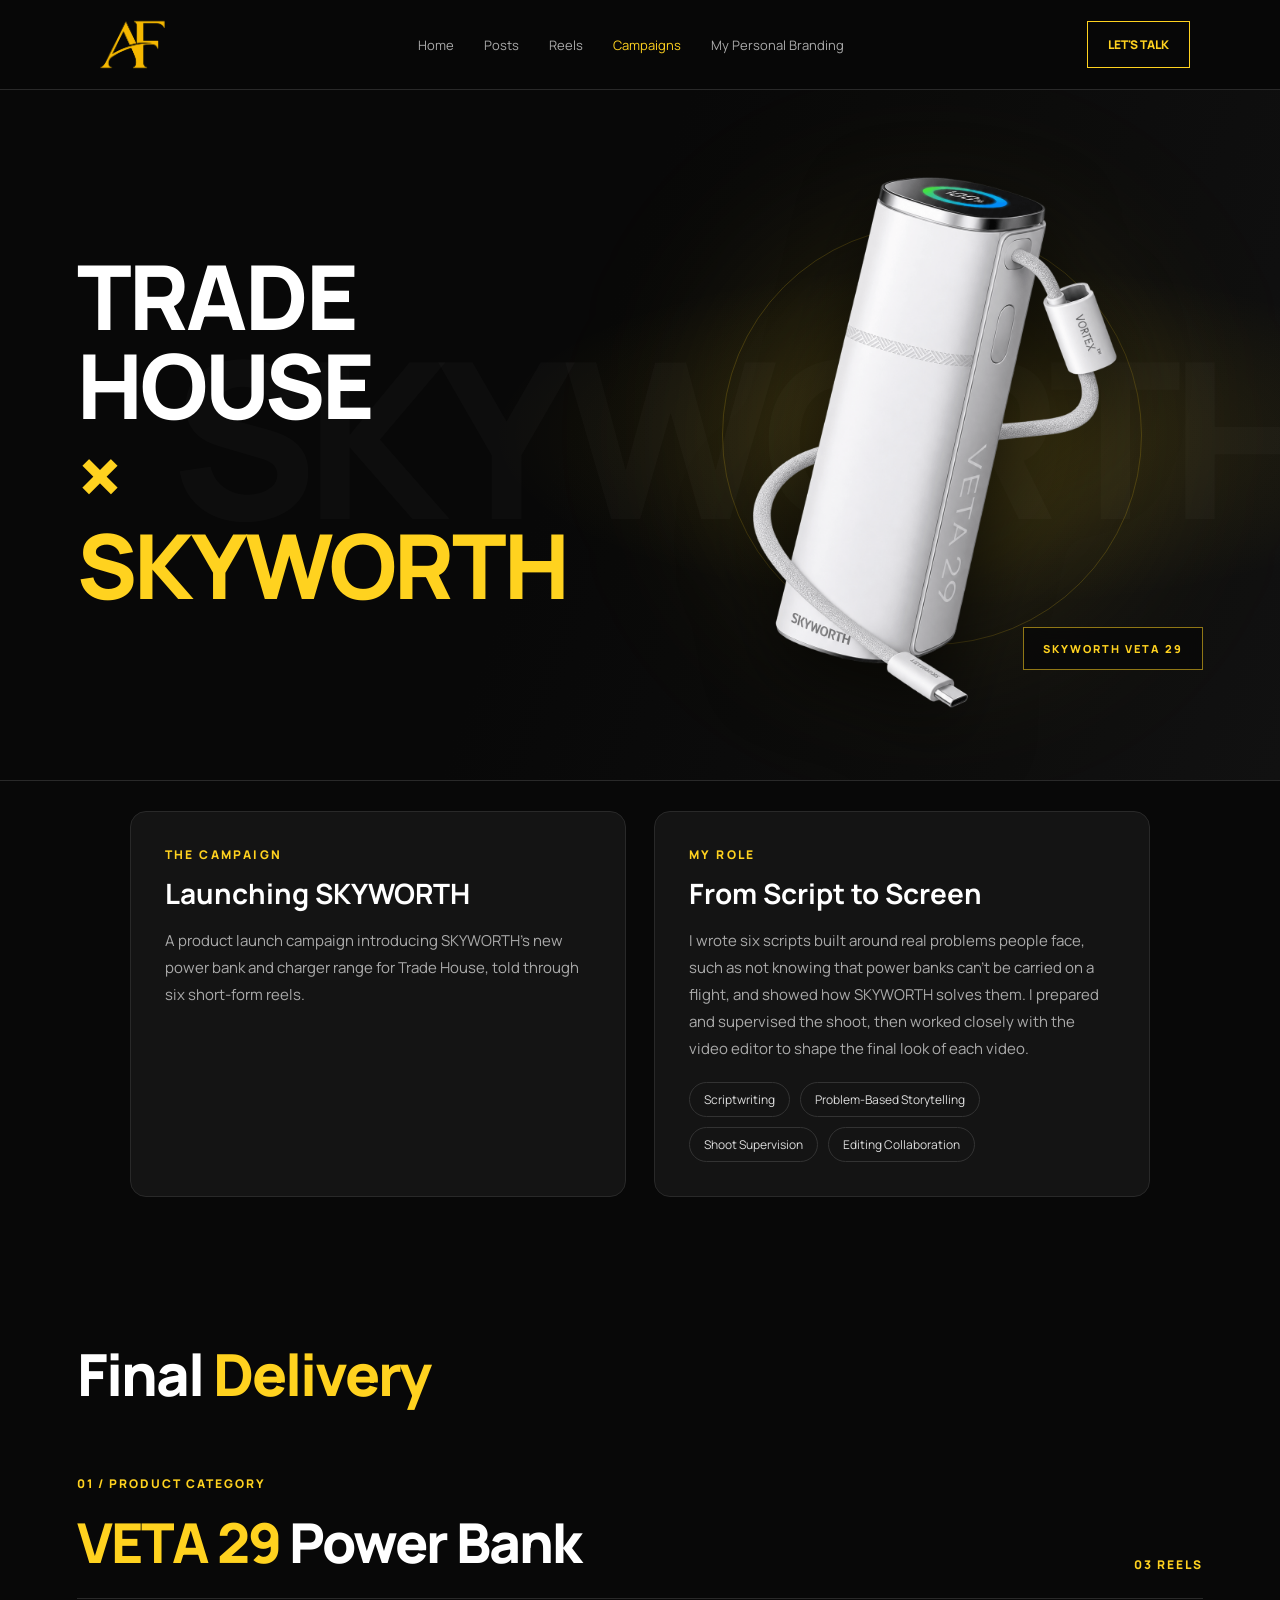
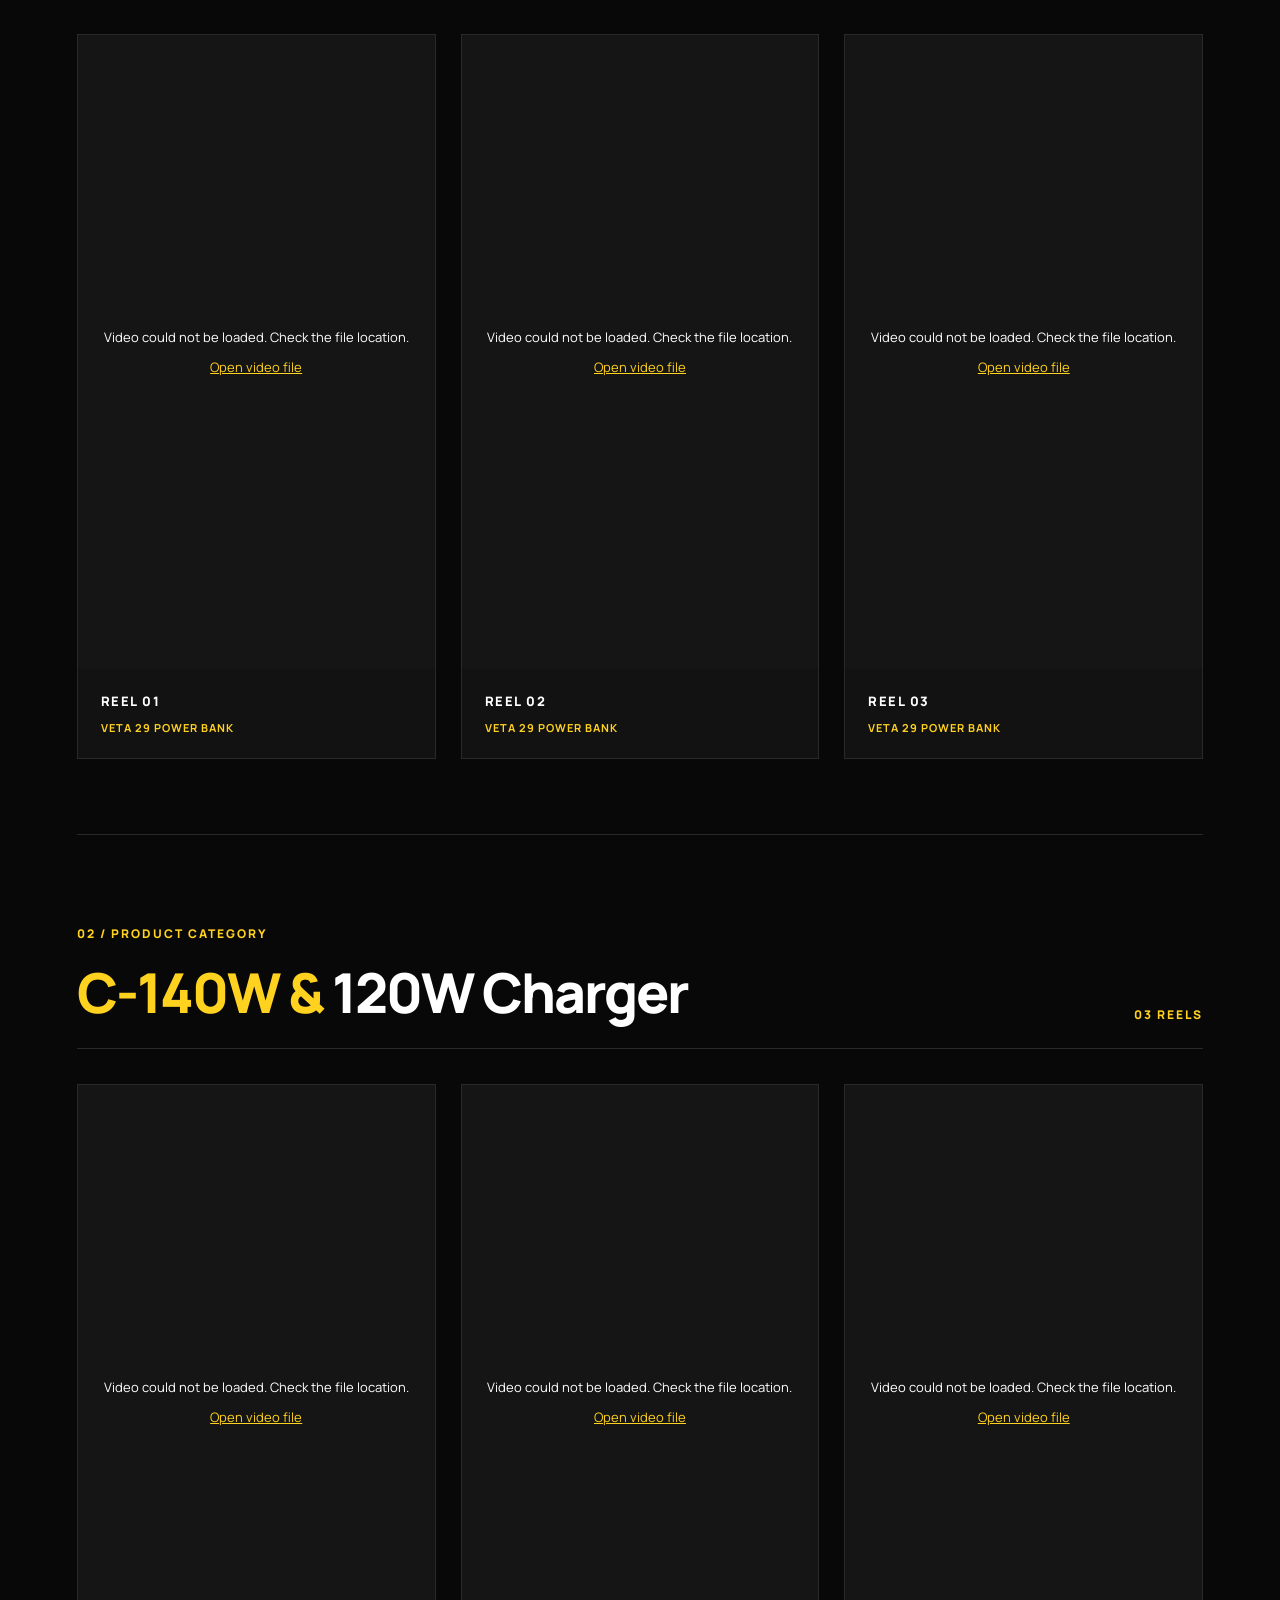
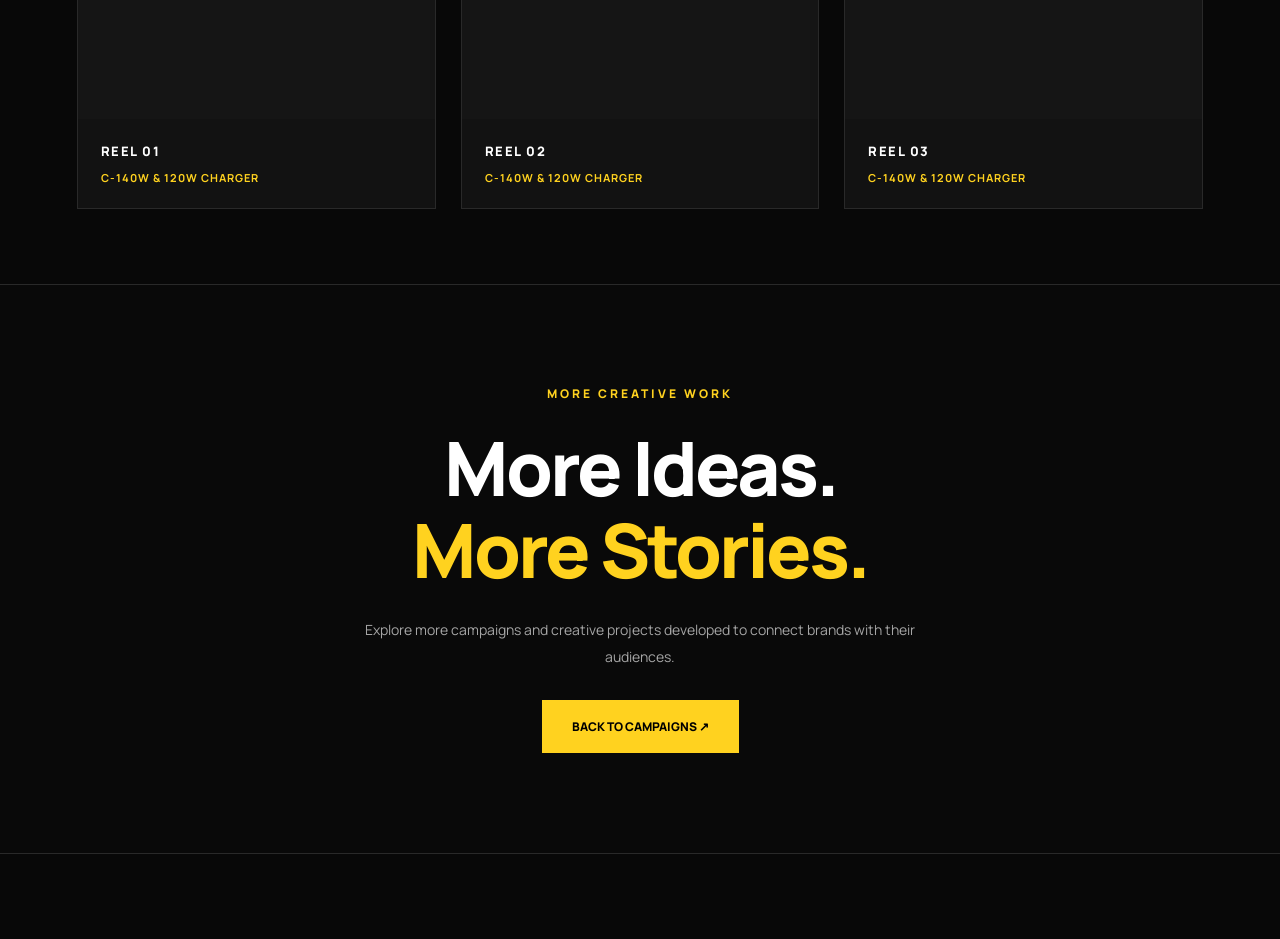
<file: trade-store.html>
<!DOCTYPE html>
<html lang="en">
<head>
<script async src="https://www.googletagmanager.com/gtm.js?id=GTM-5Q7FCBQ5"></script>
<script>
  window.dataLayer = window.dataLayer || [];
  function gtag(){dataLayer.push(arguments);}
  gtag('js', new Date());
</script>
<meta charset="UTF-8">
<meta name="viewport" content="width=device-width, initial-scale=1.0">

<title>Trade House × SKYWORTH | Abdelrahman Ahmed</title>
<meta name="description" content="Trade House x SKYWORTH campaign: problem-based reels and scripts by Abdelrahman Ahmed.">
<meta property="og:type" content="website">
<meta property="og:title" content="Trade House × SKYWORTH | Abdelrahman Ahmed">
<meta property="og:description" content="Trade House x SKYWORTH campaign: problem-based reels and scripts by Abdelrahman Ahmed.">
<meta property="og:image" content="https://abdelrahman-portfolio.github.io/pic/WEB.jpeg">
<meta property="og:url" content="https://abdelrahman-portfolio.github.io/trade-store.html">
<meta name="twitter:card" content="summary_large_image">
<link rel="icon" type="image/jpeg" href="pic/WEBLOGO.jpeg">


<link rel="preconnect" href="https://fonts.googleapis.com">
<link rel="preconnect" href="https://fonts.gstatic.com" crossorigin>
<link href="https://fonts.googleapis.com/css2?family=Manrope:wght@400;500;600;700;800&display=swap" rel="stylesheet">


<style>

/* =====================================
   GLOBAL
===================================== */

:root {
    --bg: #080808;
    --surface: #121212;
    --yellow: #ffd21f;
    --white: #fff;
    --gray: #a5a5a5;
    --line: #292929;
}

* {
    margin: 0;
    padding: 0;
    box-sizing: border-box;
}

html {
    scroll-behavior: smooth;
}

body {
    background: var(--bg);
    color: var(--white);
    font-family: 'Manrope', sans-serif;
    overflow-x: hidden;
}

a {
    text-decoration: none;
    color: inherit;
}

.container {
    width: 88%;
    max-width: 1450px;
    margin: auto;
}

.yellow {
    color: var(--yellow);
}

.eyebrow {
    color: var(--yellow);
    font-size: 12px;
    font-weight: 800;
    letter-spacing: 3px;
}


/* =====================================
   HEADER
===================================== */

header {
    min-height: 90px;
    padding: 0 6%;
    display: flex;
    align-items: center;
    justify-content: space-between;
    border-bottom: 1px solid var(--line);
    position: sticky;
    top: 0;
    z-index: 100;
    background: rgba(8,8,8,.96);
    backdrop-filter: blur(12px);
}

.brand img {
    width: 65px;
    height: 58px;
    object-fit: contain;
}

.nav-links {
    display: flex;
    gap: 30px;
    align-items: center;
}

.nav-links a {
    font-size: 13px;
    color: #c5c5c5;
    transition: .3s;
}

.nav-links a:hover,
.nav-links a.active {
    color: var(--yellow);
}

.contact-btn {
    border: 1px solid var(--yellow);
    color: var(--yellow);
    padding: 15px 24px;
    font-size: 12px;
    font-weight: 800;
    transition: .3s;
}

.contact-btn:hover {
    background: var(--yellow);
    color: #000;
}


/* =====================================
   HERO
===================================== */

.hero {
    min-height: 680px;
    display: flex;
    align-items: center;
    position: relative;
    overflow: hidden;
    border-bottom: 1px solid var(--line);

    background:
        radial-gradient(
            ellipse at 76% 50%,
            rgba(255,210,31,.12),
            transparent 35%
        ),
        linear-gradient(110deg, #080808 45%, #111 100%);
}

.hero::before {
    content: "SKYWORTH";
    position: absolute;
    right: -3%;
    top: 50%;
    transform: translateY(-50%);
    font-size: clamp(100px, 17vw, 260px);
    font-weight: 900;
    letter-spacing: -12px;
    color: rgba(255,255,255,.025);
    white-space: nowrap;
}

.hero-grid {
    position: relative;
    z-index: 2;
    display: grid;
    grid-template-columns: 1fr 1fr;
    align-items: center;
    gap: 40px;
    padding: 65px 0;
}

.hero-content {
    position: relative;
    z-index: 3;
}

.hero h1 {
    font-size: clamp(55px, 6vw, 90px);
    font-weight: 900;
    line-height: .98;
    letter-spacing: -5px;
    margin: 30px 0 25px;
}

.hero-description {
    max-width: 520px;
    color: var(--gray);
    font-size: 15px;
    line-height: 1.9;
}


/* =====================================
   HERO DETAILS
===================================== */

.hero-details {
    display: flex;
    gap: 55px;
    margin-top: 42px;
    padding-top: 25px;
    border-top: 1px solid var(--line);
    width: fit-content;
}

.detail strong {
    display: block;
    font-size: 32px;
    color: var(--yellow);
    margin-bottom: 7px;
}

.detail span {
    color: var(--gray);
    font-size: 10px;
    letter-spacing: 1.5px;
}


/* =====================================
   HERO PRODUCT
===================================== */

.hero-visual {
    min-height: 540px;
    display: flex;
    align-items: center;
    justify-content: center;
    position: relative;
}

.product-glow {
    position: absolute;
    width: 430px;
    height: 430px;
    border-radius: 50%;
    background: rgba(255,210,31,.10);
    filter: blur(85px);
}

.product-ring {
    position: absolute;
    width: 420px;
    height: 420px;
    border: 1px solid rgba(255,210,31,.18);
    border-radius: 50%;
}

.hero-product {
    position: relative;
    z-index: 2;
    width: 100%;
    max-width: 510px;
    height: 560px;
    object-fit: contain;
    filter: drop-shadow(0 25px 35px rgba(0,0,0,.65));
    animation: productFloat 3.8s ease-in-out infinite;
}

.product-tag {
    position: absolute;
    z-index: 3;
    bottom: 45px;
    right: 0;
    padding: 13px 19px;
    background: rgba(8,8,8,.8);
    border: 1px solid rgba(255,210,31,.55);
    color: var(--yellow);
    font-size: 11px;
    font-weight: 800;
    letter-spacing: 2px;
    backdrop-filter: blur(10px);
}

@keyframes productFloat {
    0%, 100% {
        transform: translateY(0);
    }

    50% {
        transform: translateY(-12px);
    }
}


/* =====================================
   HERO MOBILE ACTIONS
===================================== */

.hero-actions {
    display: none;
}

.primary-btn {
    display: inline-block;
    background: var(--yellow);
    color: #000;
    padding: 18px 30px;
    font-size: 12px;
    font-weight: 900;
    transition: .3s;
}

.primary-btn:hover {
    background: #fff;
    transform: translateY(-4px);
}

.text-btn {
    color: white;
    font-size: 12px;
    font-weight: 800;
    transition: .3s;
}


/* =====================================
   CAMPAIGN INTRO
===================================== */

.campaign-content {
    padding: 75px 0 35px;
}

.section-label {
    color: var(--yellow);
    font-size: 12px;
    font-weight: 800;
    letter-spacing: 2px;
    margin-bottom: 20px;
}

.campaign-content h2 {
    font-size: clamp(35px, 5vw, 58px);
    font-weight: 900;
    letter-spacing: -2px;
    line-height: 1.1;
}


/* =====================================
   PRODUCT SECTIONS
===================================== */

.product-section {
    padding: 35px 0 75px;
}

.product-heading {
    display: flex;
    justify-content: space-between;
    align-items: end;
    padding-bottom: 25px;
    border-bottom: 1px solid var(--line);
    margin-bottom: 35px;
    gap: 20px;
}

.product-heading h2 {
    font-size: clamp(30px, 5vw, 55px);
    font-weight: 900;
    letter-spacing: -2px;
    line-height: 1.1;
}

.product-heading h2 span {
    color: var(--yellow);
}

.product-heading .count {
    color: var(--yellow);
    font-size: 12px;
    font-weight: 800;
    letter-spacing: 2px;
    white-space: nowrap;
}


/* =====================================
   REELS GRID
===================================== */

.reels-grid {
    display: grid;
    grid-template-columns: repeat(3, minmax(0, 1fr));
    gap: 25px;
}

.reel-card {
    background: var(--surface);
    border: 1px solid var(--line);
    overflow: hidden;
    transition: .3s;
    min-width: 0;
}

.reel-card:hover {
    border-color: var(--yellow);
    transform: translateY(-5px);
}

.video-wrapper {
    width: 100%;
    aspect-ratio: 9 / 16;
    background: #050505;
    overflow: hidden;
    position: relative;
}

.video-wrapper video {
    width: 100%;
    height: 100%;
    display: block;
    object-fit: contain;
    background: #050505;
}

.video-error {
    position: absolute;
    inset: 0;
    background: #151515;
    display: flex;
    flex-direction: column;
    justify-content: center;
    align-items: center;
    gap: 12px;
    padding: 20px;
    text-align: center;
    color: #fff;
    font-size: 13px;
}

.video-error[hidden] {
    display: none;
}

.video-error a {
    color: var(--yellow);
    text-decoration: underline;
}

.reel-info {
    padding: 23px;
    display: flex;
    flex-direction: column;
    gap: 10px;
}

.reel-number {
    font-size: 13px;
    font-weight: 800;
    letter-spacing: 1.5px;
}

.product-name {
    font-size: 11px;
    color: var(--yellow);
    font-weight: 700;
    letter-spacing: 1px;
}


/* =====================================
   SEPARATOR
===================================== */

.section-separator {
    height: 1px;
    background: var(--line);
    margin: 0 0 55px;
}


/* =====================================
   FINAL CTA
===================================== */

.final-cta {
    padding: 100px 20px;
    text-align: center;
    border-top: 1px solid var(--line);
    background: #090909;
}

.final-cta h2 {
    font-size: clamp(40px, 6vw, 75px);
    font-weight: 900;
    letter-spacing: -3px;
    line-height: 1.1;
    margin: 25px 0;
}

.final-cta p {
    color: var(--gray);
    max-width: 550px;
    margin: auto auto 30px;
    font-size: 14px;
    line-height: 1.9;
}


/* =====================================
   FOOTER
===================================== */

footer {
    padding: 35px 6%;
    border-top: 1px solid var(--line);
    display: flex;
    justify-content: space-between;
    align-items: center;
    gap: 20px;
    color: var(--gray);
    font-size: 11px;
}

footer strong {
    color: #fff;
}


/* =====================================
   MOBILE NAVIGATION ELEMENTS
===================================== */

.menu-toggle,
.mobile-contact-bar {
    display: none;
}

.menu-toggle {
    width: 40px;
    height: 40px;
    padding: 8px;
    border: 0;
    background: transparent;
    color: var(--white);
    cursor: pointer;
    align-items: center;
    justify-content: center;
    flex-direction: column;
    gap: 5px;
}

.menu-toggle span {
    display: block;
    width: 22px;
    height: 2px;
    border-radius: 2px;
    background: var(--white);
    transition: transform .25s ease, opacity .25s ease;
}

.menu-toggle[aria-expanded="true"] span:nth-child(1) {
    transform: translateY(7px) rotate(45deg);
}

.menu-toggle[aria-expanded="true"] span:nth-child(2) {
    opacity: 0;
}

.menu-toggle[aria-expanded="true"] span:nth-child(3) {
    transform: translateY(-7px) rotate(-45deg);
}


/* =====================================
   TABLET
===================================== */

@media(max-width: 900px) {

    .hero-grid {
        grid-template-columns: 1fr 1fr;
        gap: 15px;
    }

    .hero-product {
        height: 450px;
    }

    .hero-visual {
        min-height: 450px;
    }

    .reels-grid {
        grid-template-columns: repeat(2, minmax(0, 1fr));
    }

    .nav-links {
        gap: 15px;
    }

}


/* =====================================
   MOBILE
   MATCHING MAKETA & MIRROR MEDIA
===================================== */

@media(max-width: 750px) {

    html {
        scroll-padding-top: 100px;
    }

    body {
        padding-bottom: 0;
    }


    /* HEADER */

    header {
        height: 68px;
        min-height: 68px;
        padding: 8px 5%;
        flex-wrap: nowrap;
        gap: 12px;
        overflow: visible;
    }

    .brand {
        display: flex;
        align-items: center;
        flex-shrink: 0;
    }

    .brand img {
        width: 48px;
        height: 44px;
    }

    .menu-toggle {
        display: flex;
        margin-left: auto;
        flex-shrink: 0;
    }

    header .contact-btn {
        display: none;
    }


    /* DROPDOWN MENU */

    header .nav-links {
        display: none;
        position: absolute;
        top: calc(100% + 8px);
        left: 5%;
        right: 5%;
        width: auto;
        margin: 0;
        padding: 8px;

        flex-direction: column;
        align-items: stretch;
        justify-content: flex-start;
        gap: 0;

        background: #121212;
        border: 1px solid #303030;
        border-radius: 15px;
        box-shadow: 0 16px 35px rgba(0,0,0,.48);
        z-index: 130;
    }

    header .nav-links.open {
        display: flex;
    }

    header .nav-links a {
        display: block;
        width: 100%;
        padding: 14px;

        border: 0;
        border-bottom: 1px solid #292929;
        border-radius: 0;

        color: #b8b8b8;
        font-size: 13px;
        font-weight: 600;
        white-space: normal;
    }

    header .nav-links a:last-child {
        border-bottom: 0;
    }

    header .nav-links a.active {
        color: var(--yellow);
        background: rgba(255,210,31,.07);
        border-radius: 8px;
    }


    /* CONTAINER */

    .container {
        width: 90%;
    }


    /* HERO */

    .hero {
        min-height: 0;
        display: block;
        padding: 0;
        background:
            radial-gradient(
                ellipse at 50% 22%,
                rgba(255,210,31,.10),
                transparent 50%
            ),
            #080808;
    }

    .hero::before {
        font-size: 85px;
        letter-spacing: -5px;
        right: -15%;
        top: 17%;
        transform: none;
    }

    .hero-grid {
        display: grid;
        grid-template-columns: 1fr;
        gap: 8px;
        padding: 32px 0 44px;
    }

    .hero-visual {
        order: -1;
        min-height: 290px;
        height: 290px;
    }

    .hero-product {
        width: 100%;
        max-width: 290px;
        height: 300px;
        object-fit: contain;
    }

    .product-glow,
    .product-ring {
        width: 245px;
        height: 245px;
    }

    .product-glow {
        filter: blur(65px);
    }

    .product-tag {
        bottom: 4px;
        right: 0;
        font-size: 9px;
        padding: 10px 13px;
        letter-spacing: 1.5px;
    }

    .hero-content {
        text-align: center;
    }

    .eyebrow {
        font-size: 11px;
        letter-spacing: 2.4px;
        line-height: 1.6;
    }

    .hero h1 {
        font-size: clamp(43px, 12vw, 58px);
        letter-spacing: -2.5px;
        line-height: 1.05;
        margin: 16px 0 18px;
    }

    .hero-description {
        max-width: 100%;
        font-size: 14.5px;
        line-height: 1.8;
        color: #bdbdbd;
        text-align: left;
    }


    /* HERO DETAILS */

    .hero-details {
        width: 100%;
        justify-content: center;
        gap: 45px;
        margin-top: 25px;
        padding-top: 20px;
    }

    .detail strong {
        font-size: 27px;
    }

    .detail span {
        font-size: 9px;
        letter-spacing: 1px;
    }


    /* HERO BUTTONS */

    .hero-actions {
        display: flex;
        flex-direction: column;
        align-items: stretch;
        gap: 8px;
        margin-top: 25px;
    }

    .hero-actions .primary-btn {
        text-align: center;
        padding: 17px 20px;
        border-radius: 10px;
        font-size: 12px;
    }

    .hero-actions .text-btn {
        text-align: center;
        padding: 14px;
        font-size: 12px;
        border: 1px solid var(--line);
        border-radius: 10px;
    }


    /* CAMPAIGN INTRO */

    .campaign-content {
        padding: 45px 0 30px;
    }

    .section-label {
        font-size: 11px;
        letter-spacing: 2px;
        margin-bottom: 14px;
    }

    .campaign-content h2 {
        font-size: 34px;
        letter-spacing: -1.5px;
        line-height: 1.15;
    }


    /* PRODUCT SECTIONS */

    .product-section {
        padding: 35px 0 45px;
    }

    .product-heading {
        align-items: flex-start;
        flex-direction: column;
        gap: 12px;
        padding-bottom: 20px;
        margin-bottom: 22px;
    }

    .product-heading h2 {
        font-size: clamp(28px, 8vw, 36px);
        letter-spacing: -1.5px;
        line-height: 1.15;
    }

    .product-heading .count {
        font-size: 11px;
        letter-spacing: 2px;
    }


    /* HORIZONTAL REELS CAROUSEL */

    .reels-grid {
        display: flex;
        gap: 14px;

        max-width: none;
        margin: 0 -5%;
        padding: 4px 5% 18px;

        overflow-x: auto;
        scroll-snap-type: x mandatory;
        scroll-padding-left: 5%;

        -webkit-overflow-scrolling: touch;
        scrollbar-width: none;
    }

    .reels-grid::-webkit-scrollbar {
        display: none;
    }

    .reel-card {
        flex: 0 0 78%;
        min-width: 0;
        scroll-snap-align: start;
        border-radius: 16px;
    }

    .reel-card:hover {
        transform: none;
        border-color: var(--line);
    }

    .video-wrapper {
        width: 100%;
        aspect-ratio: 9 / 16;
    }

    .video-wrapper video {
        width: 100%;
        height: 100%;
        object-fit: contain;
    }

    .reel-info {
        padding: 16px 18px 18px;
        gap: 8px;
    }

    .reel-number {
        font-size: 12px;
    }

    .product-name {
        font-size: 10px;
        line-height: 1.5;
    }


    /* SECTION SEPARATOR */

    .section-separator {
        margin: 0 0 25px;
    }


    /* MORE CREATIVE WORK */

    .final-cta {
        padding: 65px 22px 68px;
    }

    .final-cta .eyebrow {
        font-size: 10px;
        letter-spacing: 2.3px;
    }

    .final-cta h2 {
        font-size: clamp(35px, 9vw, 43px);
        letter-spacing: -1.8px;
        line-height: 1.08;
        margin: 20px 0 24px;
    }

    .final-cta p {
        max-width: 360px;
        font-size: 14px;
        line-height: 1.8;
        color: #bdbdbd;
        margin-bottom: 25px;
    }

    .final-cta .primary-btn {
        display: flex;
        width: min(100%, 332px);
        min-height: 49px;
        align-items: center;
        justify-content: center;
        margin: auto;
        font-size: 11px;
        border-radius: 9px;
    }


    /* FOOTER */

    footer {
        flex-direction: column;
        text-align: center;
        padding: 24px 5%;
        gap: 8px;
        font-size: 12px;
    }


    /* FIXED CONTACT BUTTON */

    .mobile-contact-bar {
        display: flex;
        position: fixed;
        left: 0;
        right: 0;
        bottom: 0;
        z-index: 950;

        padding: 8px 5% calc(8px + env(safe-area-inset-bottom));

        background: rgba(9,9,9,.97);
        border-top: 1px solid var(--line);
        backdrop-filter: blur(14px);
    }

    .mobile-contact-bar a {
        display: flex;
        width: 100%;
        min-height: 50px;
        align-items: center;
        justify-content: center;

        background: var(--yellow);
        color: #080808;

        border-radius: 9px;
        font-size: 13px;
        font-weight: 900;
        letter-spacing: .3px;
    }

}


/* =====================================
   SMALL MOBILE
===================================== */

@media(max-width: 380px) {

    .hero h1 {
        font-size: 42px;
    }

    .hero-visual {
        min-height: 265px;
        height: 265px;
    }

    .hero-product {
        height: 275px;
    }

    .reel-card {
        flex-basis: 83%;
    }

}


/* =====================================
   REDUCED MOTION
===================================== */

@media(prefers-reduced-motion: reduce) {

    *,
    *::before,
    *::after {
        scroll-behavior: auto !important;
        transition-duration: .01ms !important;
        animation-duration: .01ms !important;
    }

}


/* ===== UNIFIED HEADER + TYPOGRAPHY (matches index.html) ===== */
body, button, input, textarea, select { font-family: 'Manrope', sans-serif; }
h1, h2, h3, h4 { font-family: 'Manrope', sans-serif; font-weight: 700; }
.page-hero h1, .hero h1 {
  font-size: clamp(58px, 7vw, 95px);
  line-height: 1.05;
  letter-spacing: -5px;
  font-weight: 700;
}
header {
  height: auto;
  min-height: 90px;
  padding: 0 7%;
  display: flex;
  align-items: center;
  justify-content: space-between;
  gap: 0;
  border-bottom: 1px solid #292929;
  position: sticky;
  top: 0;
  z-index: 100;
  background: rgba(8,8,8,.96);
  backdrop-filter: blur(12px);
  -webkit-backdrop-filter: blur(12px);
}
header .logo { width: 85px; height: 65px; display: flex; align-items: center; flex-shrink: 0; }
header .logo img { width: 100%; height: 100%; object-fit: contain; }
header nav { display: flex; gap: 30px; }
header nav a { color: #aaa; font-size: 13px; font-weight: 400; transition: .3s; }
header nav a:hover, header nav a.active { color: #FFD21F; }
header .menu-toggle { display: none; }
header .contact-link {
  color: #FFD21F !important;
  border: 1px solid #FFD21F;
  padding: 14px 20px;
  font-size: 12px;
  font-weight: 800;
  transition: .3s;
}
header .contact-link:hover { background: #FFD21F; color: #080808 !important; }
@media (max-width: 750px) {
  .page-hero h1, .hero h1 { font-size: clamp(42px, 12vw, 54px); letter-spacing: -2px; }
  header {
    height: 68px;
    min-height: 68px;
    padding: 8px 5%;
    display: flex;
    flex-wrap: nowrap;
    align-items: center;
    justify-content: space-between;
    gap: 12px;
    overflow: visible;
  }
  header .logo { width: 48px; height: 45px; flex-shrink: 0; }
  header .contact-link { display: none; }
  header .menu-toggle {
    display: flex; width: 40px; height: 40px; margin-left: auto; padding: 8px;
    border: 0; background: transparent; cursor: pointer;
    align-items: center; justify-content: center; flex-direction: column; gap: 5px; flex-shrink: 0;
  }
  header .menu-toggle span { display: block; width: 22px; height: 2px; border-radius: 2px; background: #fff; transition: transform .25s ease, opacity .25s ease; }
  header .menu-toggle[aria-expanded="true"] span:nth-child(1) { transform: translateY(7px) rotate(45deg); }
  header .menu-toggle[aria-expanded="true"] span:nth-child(2) { opacity: 0; }
  header .menu-toggle[aria-expanded="true"] span:nth-child(3) { transform: translateY(-7px) rotate(-45deg); }
  header nav {
    display: none; position: absolute; top: calc(100% + 8px); left: 5%; right: 5%; width: auto;
    margin: 0; padding: 8px; flex-direction: column; align-items: stretch; justify-content: flex-start;
    gap: 0; overflow: visible; white-space: normal; background: #121212; border: 1px solid #303030;
    border-radius: 15px; box-shadow: 0 16px 35px rgba(0,0,0,.48); z-index: 130;
  }
  header nav.open { display: flex; }
  header nav a {
    display: block; width: 100%; flex: none; padding: 14px; border: 0; border-bottom: 1px solid #292929;
    border-radius: 0; background: transparent; color: #b8b8b8; font-size: 13px; font-weight: 600; white-space: normal;
  }
  header nav a:last-child { border-bottom: 0; }
  header nav a.active { color: #FFD21F; background: rgba(255,210,31,.07); border-radius: 8px; }
  header nav a:hover { color: #FFD21F; }
}
/* ===== UNIFIED CAMPAIGN PAGE LAYOUT ===== */
main .hero h1, main .hero h1.u-title{font-family:'Manrope',sans-serif !important;font-weight:800 !important;font-size:clamp(46px,7vw,96px) !important;line-height:1 !important;letter-spacing:-0.03em !important;margin:0 0 10px !important;text-transform:none !important}
main .hero h1 .yellow, main .hero h1 span{color:#FFD21F}
main .intro{padding:30px 0 70px !important}
main .intro .intro-grid{display:grid !important;grid-template-columns:1fr 1fr !important;gap:28px !important}
main .intro .intro-block{background:#141414 !important;border:1px solid #292929 !important;border-radius:16px !important;padding:34px !important;min-width:0}
main .intro .intro-block .eyebrow{color:#FFD21F !important;font-size:12px !important;font-weight:800 !important;letter-spacing:.2em !important;margin-bottom:14px !important;display:block}
main .intro .intro-block h2{font-family:'Manrope',sans-serif !important;font-size:28px !important;font-weight:700 !important;line-height:1.2 !important;margin:0 0 16px !important;color:#fff}
main .intro .intro-block p{font-size:15px !important;line-height:1.8 !important;color:#aaa !important;margin:0 0 20px !important;font-weight:400 !important}
main .intro .role-list, main .intro .role-tags{display:flex !important;flex-wrap:wrap !important;gap:10px !important}
main .intro .role-list span, main .intro .role-tags span{border:1px solid #333 !important;border-radius:999px !important;padding:8px 14px !important;font-size:12px !important;color:#ddd !important;background:transparent !important}
@media (max-width:750px){
 main .hero h1, main .hero h1.u-title{font-size:clamp(38px,12vw,56px) !important}
 main .intro .intro-grid{grid-template-columns:1fr !important}
 main .intro .intro-block{padding:24px !important}
 main .intro .intro-block h2{font-size:23px !important}
}
main .intro .container{width:100% !important;max-width:1200px !important;margin:0 auto !important;padding-left:7% !important;padding-right:7% !important;box-sizing:border-box !important}
main .hero h1{text-align:left !important}
@media (max-width:750px){main .intro .container{width:100% !important;max-width:1200px !important;margin:0 auto !important;padding-left:7% !important;padding-right:7% !important;box-sizing:border-box !important}}

header nav a.nav-contact{display:none}
@media(max-width:750px){header nav a.nav-contact{display:block}}
</style>
<style id="motion-css">
@media (prefers-reduced-motion:no-preference){
html.js-motion .rv{opacity:0;transform:translateY(28px);transition:opacity .7s cubic-bezier(.22,.61,.36,1),transform .7s cubic-bezier(.22,.61,.36,1);transition-delay:var(--rv-d,0ms);will-change:opacity,transform}
html.js-motion .rv.rv-in{opacity:1;transform:none;will-change:auto}
body{animation:pgIn .45s ease both}
@keyframes pgIn{from{opacity:0}to{opacity:1}}
:where(a[class*="cta"],.contact-link,.next-section a,button){transition:transform .25s ease,background .25s ease,color .25s ease}
:where(.contact-link,.next-section a,a[class*="cta"]):hover{transform:translateY(-3px)}
}
</style>
</head>


<body>


<!-- =====================================
     HEADER
===================================== -->

<header>

  <a href="index.html" class="logo">
    <img src="pic/af.png" alt="AF Logo" decoding="async">
  </a>

  <button
    class="menu-toggle"
    id="menuToggle"
    type="button"
    aria-label="Open navigation menu"
    aria-controls="mobileNav"
    aria-expanded="false">

    <span></span>
    <span></span>
    <span></span>

  </button>

  <nav id="mobileNav">

    <a href="index.html">Home</a>
    <a href="posts.html">Posts</a>
    <a href="videos.html">Reels</a>
    <a href="campaigns.html" class="active" aria-current="page">Campaigns</a>
    <a href="personal-branding.html">My Personal Branding</a>
    <a href="index.html#contact" class="nav-contact">Contact Me</a>

  </nav>

  <a href="index.html#contact" class="contact-link">
    LET'S TALK
  </a>

</header>



<main>


<!-- =====================================
     HERO
===================================== -->

<section class="hero">

    <div class="container">

        <div class="hero-grid">


            <!-- HERO CONTENT -->

            <div class="hero-content">

                <h1>
                    TRADE HOUSE<br>
                    <span class="yellow">× SKYWORTH</span>
                </h1>

            </div>



            <!-- PRODUCT HERO IMAGE -->

            <div class="hero-visual">

                <div class="product-glow"></div>

                <div class="product-ring"></div>

                <img
                    id="heroProduct"
                    class="hero-product"
                    src="pic/البور بانك.png"
                    alt="SKYWORTH VETA 29 Power Bank"
                >

                <div class="product-tag">
                    SKYWORTH VETA 29
                </div>

            </div>


        </div>

    </div>

</section>



<section class="intro" id="my-role">
<div class="container">
<div class="intro-grid">
<div class="intro-block">
<div class="eyebrow">THE CAMPAIGN</div>
<h2>Launching SKYWORTH</h2>
<p>
A product launch campaign introducing SKYWORTH's new power bank and charger range for Trade House, told through six short-form reels.
</p>

</div>
<div class="intro-block">
<div class="eyebrow">MY ROLE</div>
<h2>From Script to Screen</h2>
<p>
I wrote six scripts built around real problems people face, such as not knowing that power banks can't be carried on a flight, and showed how SKYWORTH solves them. I prepared and supervised the shoot, then worked closely with the video editor to shape the final look of each video.
</p>
<div class="role-list"><span>Scriptwriting</span><span>Problem-Based Storytelling</span><span>Shoot Supervision</span><span>Editing Collaboration</span></div>
</div>
</div>
</div>
</section>

<!-- =====================================
     CAMPAIGN CONTENT
===================================== -->

<section class="campaign-content">

    <div class="container">

        <h2>
    Final <span class="yellow">Delivery</span>
</h2>

    </div>

</section>



<!-- =====================================
     POWER BANKS
     3 VIDEOS GROUPED TOGETHER
===================================== -->

<section class="product-section" id="power-banks">

    <div class="container">

        <div class="section-label">
            01 / PRODUCT CATEGORY
        </div>

        <div class="product-heading">

            <h2>
                <span>VETA 29</span> Power Bank
            </h2>

            <div class="count">
                03 REELS
            </div>

        </div>


        <div class="reels-grid">


            <!-- POWER BANK REEL 01 -->

            <article class="reel-card">

                <div class="video-wrapper">

                    <video
                        class="reel-video"
                        controls
                        playsinline
                        preload="metadata"
                        src="reels/trade%20house/Power%20Bank01.mp4">
                    </video>

                    <div class="video-error" hidden>
                        <span>Video could not be loaded. Check the file location.</span>
                    </div>

                </div>

                <div class="reel-info">

                    <span class="reel-number">
                        REEL 01
                    </span>

                    <span class="product-name">
                        VETA 29 POWER BANK
                    </span>

                </div>

            </article>



            <!-- POWER BANK REEL 02 -->

            <article class="reel-card">

                <div class="video-wrapper">

                    <video
                        class="reel-video"
                        controls
                        playsinline
                        preload="metadata"
                        src="reels/trade%20house/Power%20Bank02.mp4">
                    </video>

                    <div class="video-error" hidden>
                        <span>Video could not be loaded. Check the file location.</span>
                    </div>

                </div>

                <div class="reel-info">

                    <span class="reel-number">
                        REEL 02
                    </span>

                    <span class="product-name">
                        VETA 29 POWER BANK
                    </span>

                </div>

            </article>



            <!-- POWER BANK REEL 03 -->

            <article class="reel-card">

                <div class="video-wrapper">

                    <video
                        class="reel-video"
                        controls
                        playsinline
                        preload="metadata"
                        src="reels/trade%20house/Power%20Bank03.mp4">
                    </video>

                    <div class="video-error" hidden>
                        <span>Video could not be loaded. Check the file location.</span>
                    </div>

                </div>

                <div class="reel-info">

                    <span class="reel-number">
                        REEL 03
                    </span>

                    <span class="product-name">
                        VETA 29 POWER BANK
                    </span>

                </div>

            </article>


        </div>

    </div>

</section>



<!-- SEPARATOR -->

<div class="container">
    <div class="section-separator"></div>
</div>



<!-- =====================================
     CHARGERS
     3 VIDEOS GROUPED TOGETHER
===================================== -->

<section class="product-section" id="chargers">

    <div class="container">

        <div class="section-label">
            02 / PRODUCT CATEGORY
        </div>

        <div class="product-heading">

            <h2>
                <span>C-140W &</span> 120W Charger
            </h2>

            <div class="count">
                03 REELS
            </div>

        </div>


        <div class="reels-grid">


            <!-- CHARGER REEL 01 -->

            <article class="reel-card">

                <div class="video-wrapper">

                    <video
                        class="reel-video"
                        controls
                        playsinline
                        preload="metadata"
                        src="reels/trade%20house/Charger01.mp4">
                    </video>

                    <div class="video-error" hidden>
                        <span>Video could not be loaded. Check the file location.</span>
                    </div>

                </div>

                <div class="reel-info">

                    <span class="reel-number">
                        REEL 01
                    </span>

                    <span class="product-name">
                        C-140W & 120W CHARGER
                    </span>

                </div>

            </article>



            <!-- CHARGER REEL 02 -->

            <article class="reel-card">

                <div class="video-wrapper">

                    <video
                        class="reel-video"
                        controls
                        playsinline
                        preload="metadata"
                        src="reels/trade%20house/Charger02.mp4">
                    </video>

                    <div class="video-error" hidden>
                        <span>Video could not be loaded. Check the file location.</span>
                    </div>

                </div>

                <div class="reel-info">

                    <span class="reel-number">
                        REEL 02
                    </span>

                    <span class="product-name">
                        C-140W & 120W CHARGER
                    </span>

                </div>

            </article>



            <!-- CHARGER REEL 03 -->

            <article class="reel-card">

                <div class="video-wrapper">

                    <video
                        class="reel-video"
                        controls
                        playsinline
                        preload="metadata"
                        src="reels/trade%20house/Charger03.mp4">
                    </video>

                    <div class="video-error" hidden>
                        <span>Video could not be loaded. Check the file location.</span>
                    </div>

                </div>

                <div class="reel-info">

                    <span class="reel-number">
                        REEL 03
                    </span>

                    <span class="product-name">
                        C-140W & 120W CHARGER
                    </span>

                </div>

            </article>


        </div>

    </div>

</section>



<!-- =====================================
     MORE CREATIVE WORK
     STANDARD FOR ALL CAMPAIGNS
===================================== -->

<section class="final-cta">

    <div class="eyebrow">
        MORE CREATIVE WORK
    </div>

    <h2>
        More Ideas.<br>
        <span class="yellow">More Stories.</span>
    </h2>

    <p>
        Explore more campaigns and creative projects
        developed to connect brands with their audiences.
    </p>

    <a href="campaigns.html" class="primary-btn">
        BACK TO CAMPAIGNS ↗
    </a>

</section>


</main>



<!-- =====================================
     FOOTER
===================================== -->

<footer>

    <strong>ABDELRAHMAN AHMED</strong>

    <span>
        Content Creator | Copywriter | Content Strategist
    </span>

</footer>



<!-- =====================================
     JAVASCRIPT
===================================== -->

<script>


/* =====================================
   PRODUCT IMAGE FALLBACK
===================================== */

const productImage = document.getElementById("heroProduct");

const imageCandidates = [
    "pic/البور بانك.png",
    "pic/البور بانك.webp",
    "pic/البور بانك.jpg",
    "pic/البور بانك.jpeg",
    "pic/الباور بانك.png",
    "pic/الباور بانك.webp",
    "pic/الباور بانك.jpg"
];

let imageIndex = 0;

productImage.addEventListener("error", function () {

    imageIndex++;

    if (imageIndex < imageCandidates.length) {

        productImage.src = imageCandidates[imageIndex];

    } else {

        productImage.style.display = "none";

    }

});


/* =====================================
   MOBILE NAVIGATION
===================================== */

const menuToggle = document.getElementById('menuToggle');

const mobileNav = document.getElementById('mobileNav');


function closeMobileMenu() {

    if (!menuToggle || !mobileNav) return;

    mobileNav.classList.remove('open');

    menuToggle.setAttribute('aria-expanded', 'false');

    menuToggle.setAttribute(
        'aria-label',
        'Open navigation menu'
    );

}


if (menuToggle && mobileNav) {

    menuToggle.addEventListener('click', () => {

        const isOpen = mobileNav.classList.toggle('open');

        menuToggle.setAttribute(
            'aria-expanded',
            String(isOpen)
        );

        menuToggle.setAttribute(
            'aria-label',
            isOpen ? 'Close navigation menu' : 'Open navigation menu'
        );

    });


    mobileNav.querySelectorAll('a').forEach(link => {

        link.addEventListener('click', closeMobileMenu);

    });


    document.addEventListener('click', event => {

        if (
            !mobileNav.contains(event.target) &&
            !menuToggle.contains(event.target)
        ) {

            closeMobileMenu();

        }

    });


    document.addEventListener('keydown', event => {

        if (event.key === 'Escape') {

            closeMobileMenu();

        }

    });


    window.addEventListener('resize', () => {

        if (window.innerWidth > 750) {

            closeMobileMenu();

        }

    });

}


/* =====================================
   VIDEO PLAYBACK + ERROR HANDLING
===================================== */

const videos = document.querySelectorAll(".reel-video");

videos.forEach(video => {

    const errorBox = video.closest(".video-wrapper")
        .querySelector(".video-error");


    video.addEventListener("loadeddata", () => {

        errorBox.hidden = true;

    });


    video.addEventListener("error", () => {

        errorBox.hidden = false;

        const sourceURL = video.currentSrc || video.src;

        if (sourceURL && !errorBox.querySelector("a")) {

            const link = document.createElement("a");

            link.href = sourceURL;

            link.textContent = "Open video file";

            link.target = "_blank";

            link.rel = "noopener";

            errorBox.appendChild(link);

        }

    });


    /* ONLY ONE VIDEO PLAYS AT A TIME */

    video.addEventListener("play", () => {

        videos.forEach(otherVideo => {

            if (otherVideo !== video) {

                otherVideo.pause();

            }

        });

    });

});


</script>

<script id="motion-js">
(function(){
if(window.matchMedia&&matchMedia('(prefers-reduced-motion:reduce)').matches)return;
if(!('IntersectionObserver' in window))return;
document.documentElement.classList.add('js-motion');
var SEL='main section > *, main [class*="grid"] > *, main [class*="card"], .next-section > *, footer > *';
var io=new IntersectionObserver(function(es){es.forEach(function(e){if(e.isIntersecting){e.target.classList.add('rv-in');io.unobserve(e.target);}});},{threshold:0.08,rootMargin:'0px 0px -6% 0px'});
function prep(root){
 var list=(root.matches&&root.matches(SEL)?[root]:[]).concat([].slice.call(root.querySelectorAll?root.querySelectorAll(SEL):[]));
 list.forEach(function(el){
  if(el.dataset.rv||el.closest('header,nav,.mobile-menu-backdrop,.lightbox,.video-modal,[role="dialog"]'))return;
  if(el.querySelector('.rv')&&!el.matches('[class*="card"]'))return;
  el.dataset.rv='1';el.classList.add('rv');
  var sib=el.parentElement?[].indexOf.call(el.parentElement.children,el):0;
  el.style.setProperty('--rv-d',Math.min(sib%6,5)*70+'ms');
  io.observe(el);
 });
}
function init(){prep(document.body);
 new MutationObserver(function(ms){ms.forEach(function(m){m.addedNodes.forEach(function(n){if(n.nodeType===1)prep(n);});});}).observe(document.body,{childList:true,subtree:true});}
if(document.readyState==='loading')document.addEventListener('DOMContentLoaded',init);else init();
})();
</script>
</body>
</html>
</file>
<file: portfolio-pages.css>
* {
  margin: 0;
  padding: 0;
  box-sizing: border-box;
}

body {
  background: #080808;
  color: #fff;
  font-family: 'Manrope', sans-serif;
}

:root {
  --yellow: #FFD21F;
}

a { text-decoration: none; color: inherit; }

header {
  min-height: 85px;
  padding: 20px 6%;
  display: flex;
  align-items: center;
  justify-content: space-between;
  border-bottom: 1px solid #292929;
}

.logo {
  color: var(--yellow);
  font-size: 30px;
  font-weight: 800;
}

nav {
  display: flex;
  gap: 25px;
}

nav a {
  color: #aaa;
  font-size: 12px;
  transition: .3s;
}

nav a:hover, nav a.active {
  color: var(--yellow);
}

.contact-link {
  color: var(--yellow);
  border: 1px solid var(--yellow);
  padding: 12px 18px;
  font-size: 11px;
  font-weight: 800;
}

.page-hero {
  padding: 100px 8% 65px;
}

.eyebrow {
  color: var(--yellow);
  font-size: 11px;
  letter-spacing: 2px;
  margin-bottom: 25px;
}

.page-hero h1 {
  font-size: clamp(55px, 8vw, 95px);
  line-height: 1;
  letter-spacing: -5px;
  margin-bottom: 25px;
}

.page-hero h1 span {
  color: var(--yellow);
}

.page-hero p {
  color: #aaa;
  max-width: 570px;
  font-size: 14px;
  line-height: 1.9;
}

.project-section {
  padding: 45px 8% 110px;
}

.section-top {
  display: flex;
  justify-content: space-between;
  align-items: center;
  border-bottom: 1px solid #333;
  padding-bottom: 20px;
  margin-bottom: 35px;
}

.section-top h2 {
  font-size: 22px;
}

.section-top span {
  color: var(--yellow);
  font-size: 11px;
}

.project-grid {
  display: grid;
  grid-template-columns: repeat(2, 1fr);
  gap: 25px;
}

.project-card {
  background: #141414;
  border: 1px solid #292929;
  transition: .3s;
  overflow: hidden;
}

.project-card:hover {
  border-color: var(--yellow);
  transform: translateY(-5px);
}

.project-image {
  height: 300px;
  background: linear-gradient(135deg, #41340b, #171717);
  display: flex;
  align-items: center;
  justify-content: center;
  color: var(--yellow);
  font-size: 13px;
  letter-spacing: 2px;
  position: relative;
}

.project-image img {
  width: 100%;
  height: 100%;
  object-fit: cover;
  position: absolute;
  inset: 0;
}

.project-info {
  padding: 22px;
}

.project-info small {
  color: var(--yellow);
  font-size: 10px;
  letter-spacing: 1px;
}

.project-info h3 {
  margin: 12px 0;
  font-size: 21px;
}

.project-info p {
  color: #999;
  font-size: 12px;
  line-height: 1.8;
}

.project-number {
  color: var(--yellow);
  font-size: 11px;
  margin-bottom: 10px;
}

.next-section {
  padding: 85px 8%;
  background: var(--yellow);
  color: #080808;
}

.next-section h2 {
  font-size: clamp(40px, 6vw, 70px);
  line-height: 1.1;
}

.next-section p {
  margin: 20px 0;
  font-size: 14px;
}

.next-section a {
  display: inline-block;
  background: #080808;
  color: var(--yellow);
  padding: 16px 22px;
  font-size: 11px;
  font-weight: 800;
}

footer {
  padding: 30px 8%;
  display: flex;
  justify-content: space-between;
  color: #888;
  font-size: 11px;
}

@media(max-width: 750px) {
  header {
    flex-wrap: wrap;
    gap: 20px;
  }

  nav {
    order: 3;
    width: 100%;
    flex-wrap: wrap;
    gap: 15px;
  }

  .page-hero, .project-section {
    padding-left: 6%;
    padding-right: 6%;
  }

  .project-grid {
    grid-template-columns: 1fr;
  }

  .project-image {
    height: 250px;
  }

  footer {
    flex-direction: column;
    gap: 15px;
  }
}
</file>
